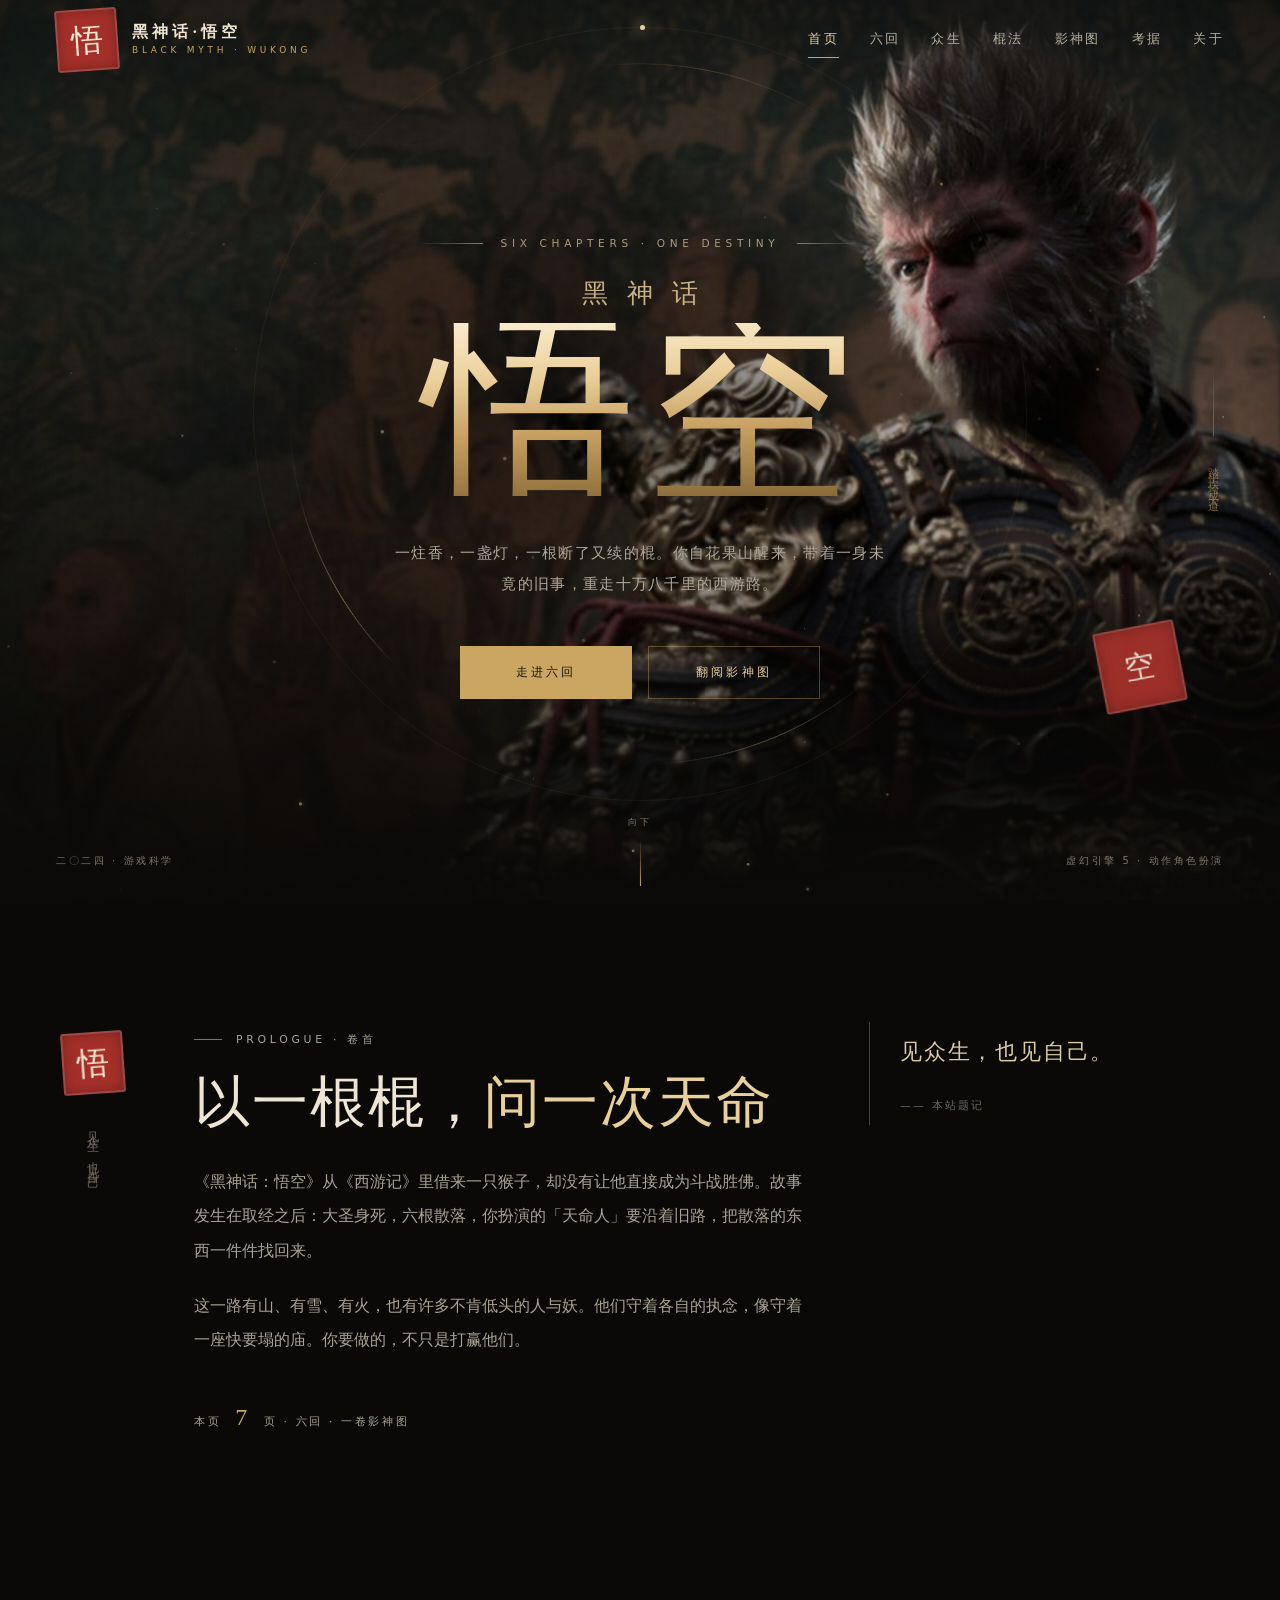
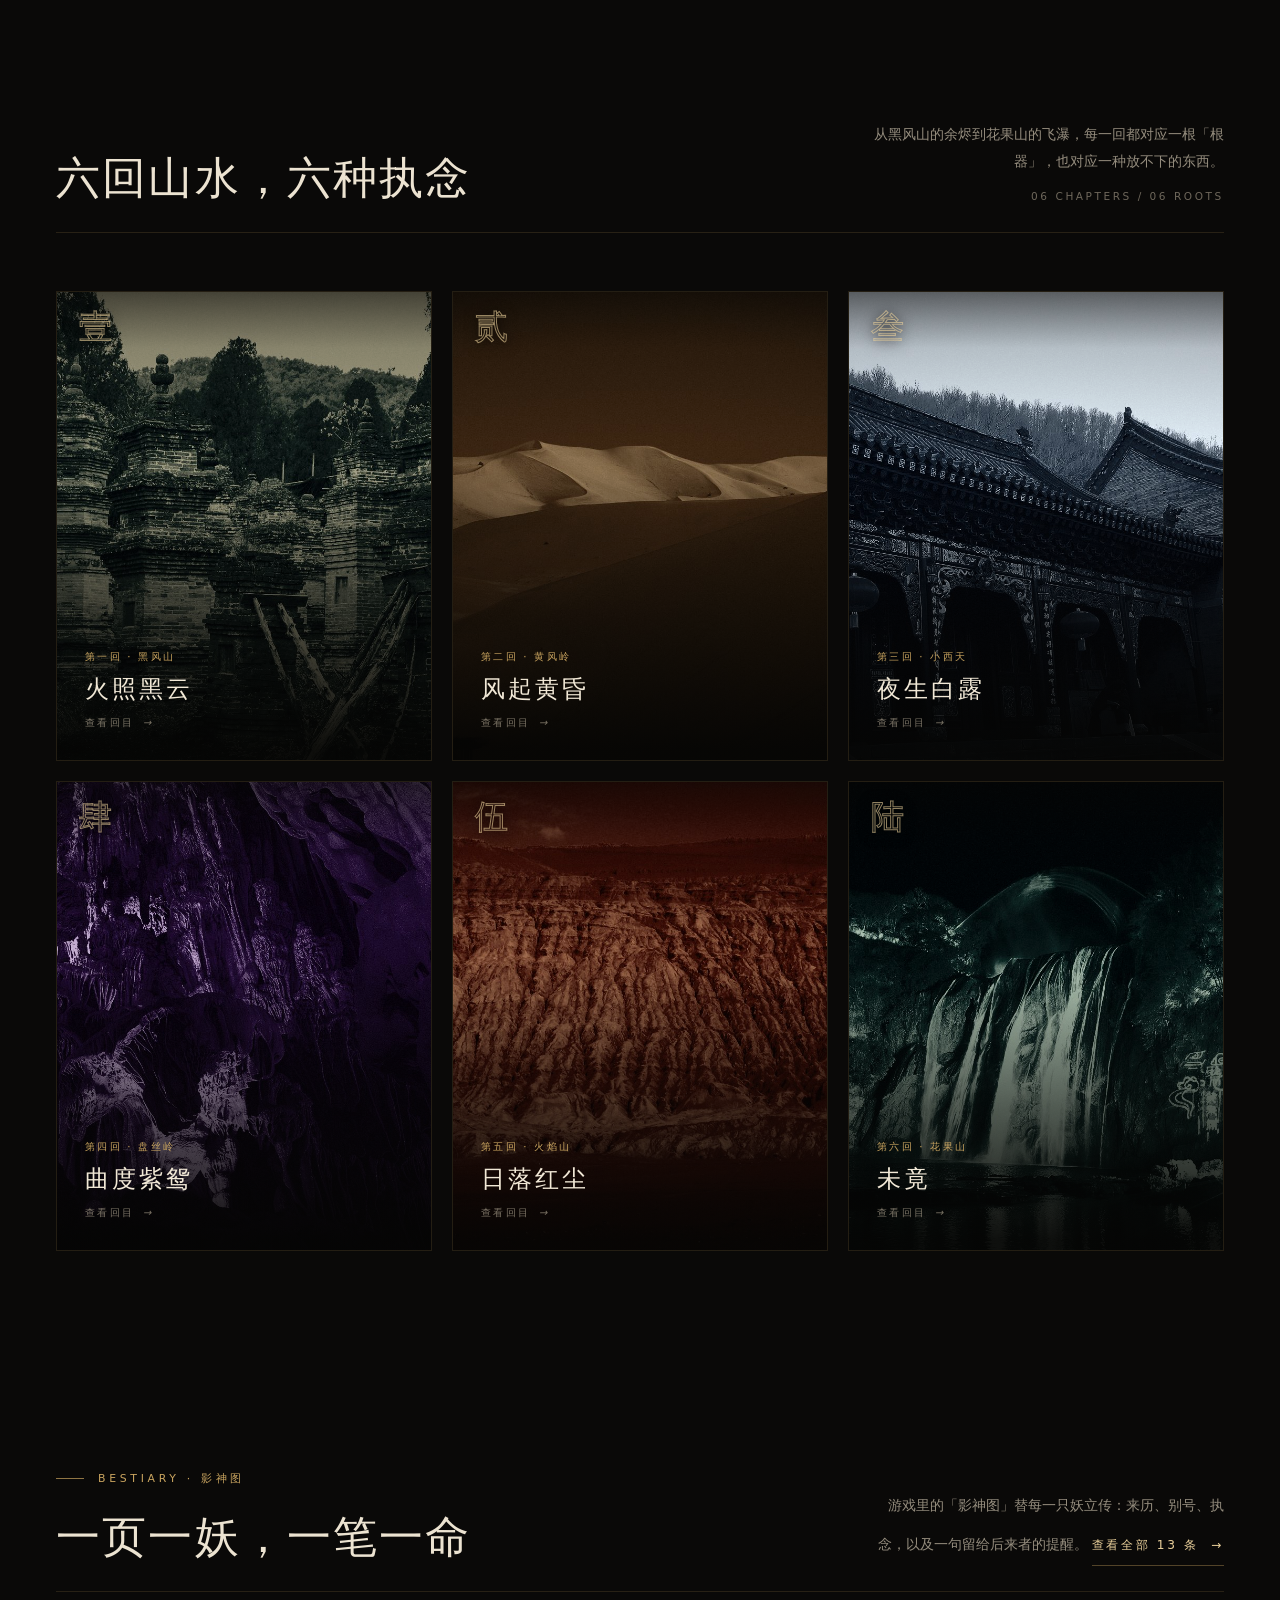
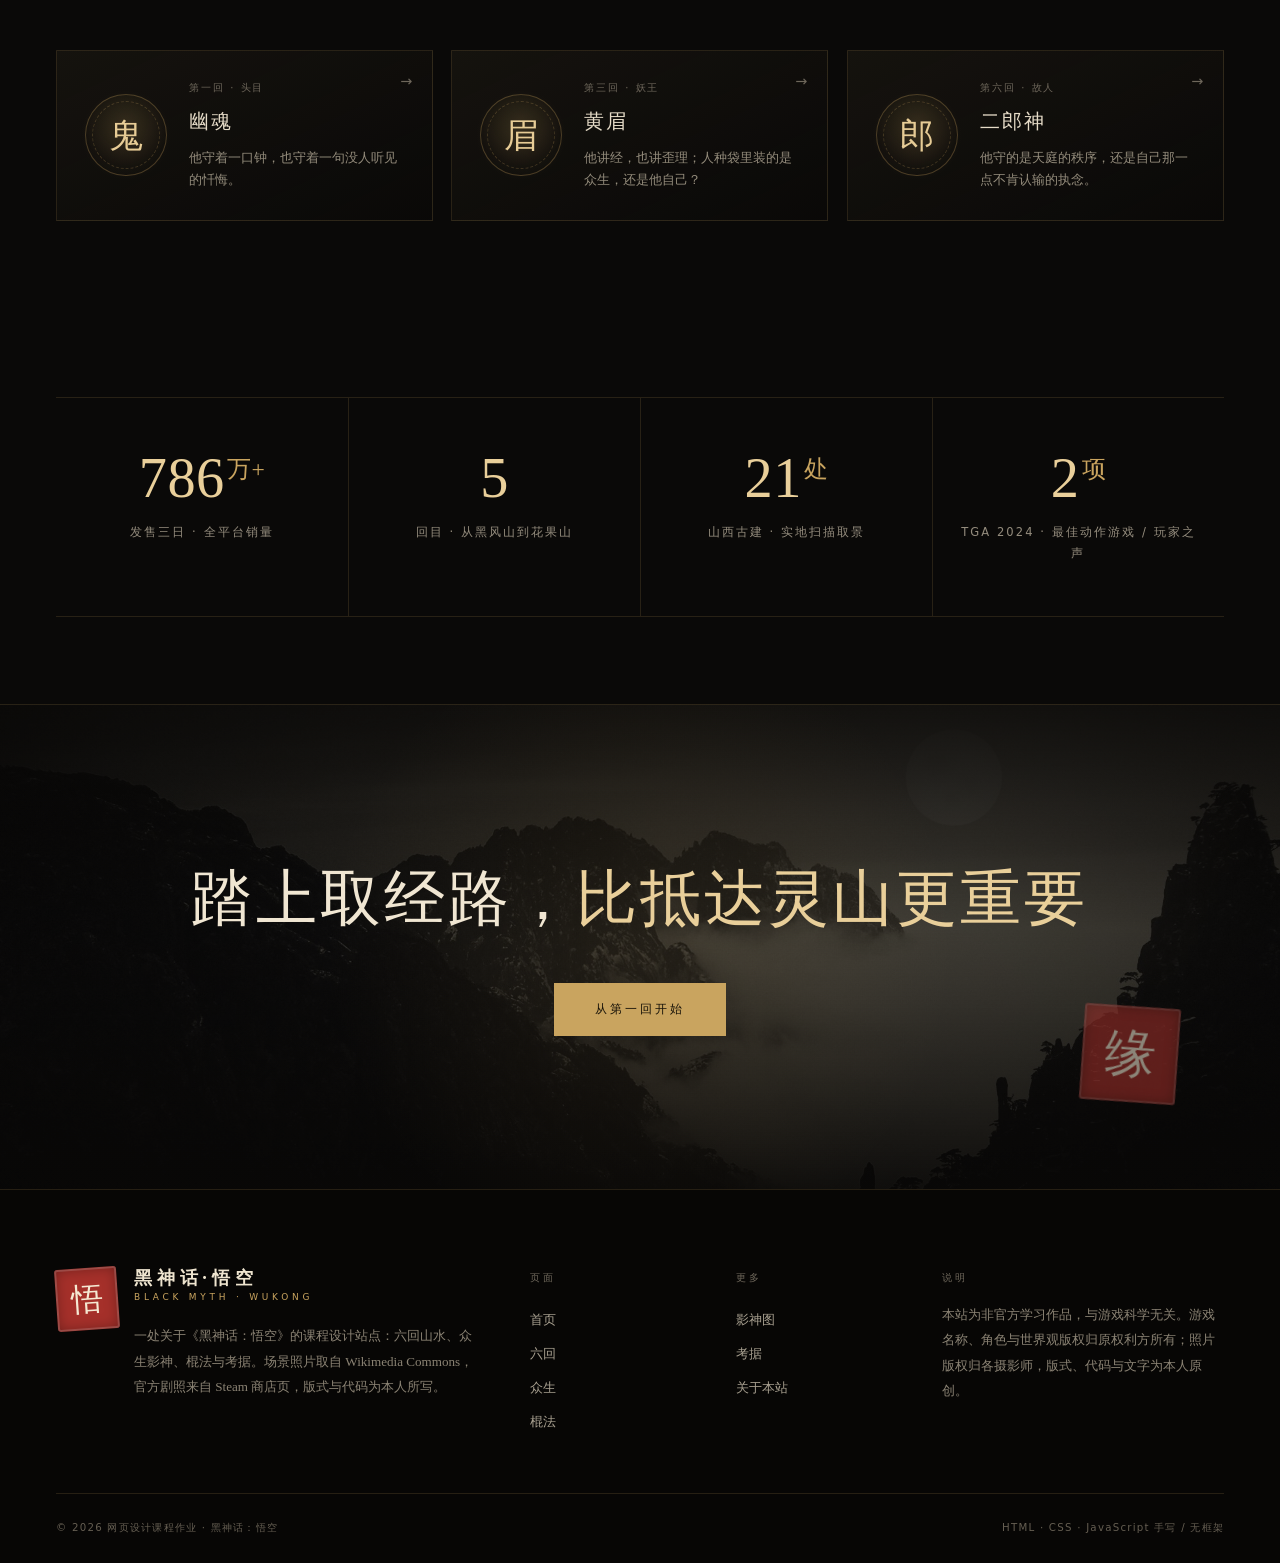
<file: index.html>
<!DOCTYPE html>
<html lang="zh-CN">
<head>
<meta charset="utf-8">
<meta name="viewport" content="width=device-width, initial-scale=1">
<title>黑神话：悟空 · 六回山水，一根断棍</title>
<meta name="description" content="《黑神话：悟空》主题课程设计站点：六回山水、众生影神、棍法拆解与西游文化考据。场景照片取自 Wikimedia Commons 开放授权作品。">
<meta name="theme-color" content="#0a0908">
<link rel="icon" href="assets/favicon.svg" type="image/svg+xml">
<link rel="stylesheet" href="css/style.css">
</head>
<body>
<a class="skip-link" href="#main">跳到主要内容</a>
<div class="grain" aria-hidden="true"></div>
<div class="progress" aria-hidden="true"><i id="progressBar"></i></div>

<header class="site-header" id="siteHeader">
  <a class="brand" href="index.html" aria-label="黑神话：悟空 · 返回首页">
    <span class="seal brand-seal" aria-hidden="true">悟</span>
    <span class="brand-text"><b>黑神话·悟空</b><i>Black Myth · Wukong</i></span>
  </a>
  <nav class="nav" id="siteNav" aria-label="主导航">
    <a href="index.html" aria-current="page">首页</a>
    <a href="world.html">六回</a>
    <a href="characters.html">众生</a>
    <a href="combat.html">棍法</a>
    <a href="bestiary.html">影神图</a>
    <a href="culture.html">考据</a>
    <a href="about.html">关于</a>
  </nav>
  <button class="nav-toggle" id="navToggle" type="button" aria-expanded="false" aria-controls="siteNav" aria-label="打开导航菜单"><i aria-hidden="true"></i></button>
</header>

<main id="main">

  <!-- ================= 首屏 ================= -->
  <section class="hero">
    <div class="hero-art" aria-hidden="true">
      <img class="hero-sky" src="assets/still-hero.jpg" width="2000" height="857" alt="">
      <div class="hero-veil"></div>
      <div class="hero-halo"></div>
      <div class="hero-ring"></div>
      <canvas id="embers"></canvas>
    </div>

    <div class="hero-inner">
      <p class="hero-eyebrow"><span></span>Six Chapters · One Destiny<span></span></p>
      <h1 class="hero-title">
        <span class="line line--small">黑神话</span>
        <span class="line line--big">悟空</span>
      </h1>
      <span class="hero-seal" aria-hidden="true"><span class="seal">空</span></span>
      <p class="hero-sub">一炷香，一盏灯，一根断了又续的棍。你自花果山醒来，带着一身未竟的旧事，重走十万八千里的西游路。</p>
      <div class="hero-actions">
        <a class="btn btn--gold" href="world.html">走进六回</a>
        <a class="btn btn--ghost" href="bestiary.html">翻阅影神图</a>
      </div>
    </div>

    <div class="hero-meta" aria-hidden="true">
      <span>二〇二四 · 游戏科学</span>
      <span>虚幻引擎 5 · 动作角色扮演</span>
    </div>
    <div class="hero-vertical" aria-hidden="true">踏平坎坷成大道</div>
    <div class="scroll-cue" aria-hidden="true"><span>向下</span><i></i></div>
  </section>

  <!-- ================= 卷首 ================= -->
  <section class="section intro" aria-labelledby="introTitle">
    <div class="wrap intro-grid">
      <div class="intro-side reveal">
        <span class="seal" aria-hidden="true">悟</span>
        <span class="vertical" aria-hidden="true">见众生，也见自己</span>
      </div>

      <div class="intro-body">
        <p class="kicker reveal">Prologue · 卷首</p>
        <h2 class="display reveal" id="introTitle" style="--d:80ms">以一根棍，<em>问一次天命</em></h2>
        <p class="reveal" style="--d:140ms">《黑神话：悟空》从《西游记》里借来一只猴子，却没有让他直接成为斗战胜佛。故事发生在取经之后：大圣身死，六根散落，你扮演的「天命人」要沿着旧路，把散落的东西一件件找回来。</p>
        <p class="reveal" style="--d:200ms">这一路有山、有雪、有火，也有许多不肯低头的人与妖。他们守着各自的执念，像守着一座快要塌的庙。你要做的，不只是打赢他们。</p>
        <p class="intro-index reveal" style="--d:260ms"><span>本页</span><b>7</b><span>页 · 六回 · 一卷影神图</span></p>
      </div>

      <blockquote class="intro-quote reveal" style="--d:180ms">
        见众生，也见自己。
        <cite>—— 本站题记</cite>
      </blockquote>
    </div>
  </section>

  <!-- ================= 六回 ================= -->
  <section class="section" aria-labelledby="chaptersTitle">
    <div class="wrap">
      <div class="section-head">
        <div class="section-head__main">
          <p class="kicker reveal">The Journey · 六回</p>
          <h2 class="reveal" id="chaptersTitle" style="--d:60ms">六回山水，六种执念</h2>
        </div>
        <div class="section-head__aside reveal" style="--d:120ms">
          从黑风山的余烬到花果山的飞瀑，每一回都对应一根「根器」，也对应一种放不下的东西。
          <span class="count">06 CHAPTERS / 06 ROOTS</span>
        </div>
      </div>

      <div class="chapter-grid">
        <a class="chapter-card reveal" href="world.html#ch1">
          <img src="assets/ch1.jpg" alt="黑风山：夜色中的观音禅院与山火余烬" width="800" height="600" loading="lazy">
          <span class="cc-index" aria-hidden="true">壹</span>
          <span class="cc-body">
            <span class="cc-kicker">第一回 · 黑风山</span>
            <span class="cc-title">火照黑云</span>
            <span class="cc-more">查看回目 <i aria-hidden="true">→</i></span>
          </span>
        </a>

        <a class="chapter-card reveal" href="world.html#ch2" style="--d:70ms">
          <img src="assets/ch2.jpg" alt="黄风岭：风沙中的落日与远山" width="800" height="600" loading="lazy">
          <span class="cc-index" aria-hidden="true">贰</span>
          <span class="cc-body">
            <span class="cc-kicker">第二回 · 黄风岭</span>
            <span class="cc-title">风起黄昏</span>
            <span class="cc-more">查看回目 <i aria-hidden="true">→</i></span>
          </span>
        </a>

        <a class="chapter-card reveal" href="world.html#ch3" style="--d:140ms">
          <img src="assets/ch3.jpg" alt="小西天：雪夜中的佛殿屋脊" width="800" height="600" loading="lazy">
          <span class="cc-index" aria-hidden="true">叁</span>
          <span class="cc-body">
            <span class="cc-kicker">第三回 · 小西天</span>
            <span class="cc-title">夜生白露</span>
            <span class="cc-more">查看回目 <i aria-hidden="true">→</i></span>
          </span>
        </a>

        <a class="chapter-card reveal" href="world.html#ch4">
          <img src="assets/ch4.jpg" alt="盘丝岭：紫雾、洞口与蛛网" width="800" height="600" loading="lazy">
          <span class="cc-index" aria-hidden="true">肆</span>
          <span class="cc-body">
            <span class="cc-kicker">第四回 · 盘丝岭</span>
            <span class="cc-title">曲度紫鸳</span>
            <span class="cc-more">查看回目 <i aria-hidden="true">→</i></span>
          </span>
        </a>

        <a class="chapter-card reveal" href="world.html#ch5" style="--d:70ms">
          <img src="assets/ch5.jpg" alt="火焰山：赤红山脊与升腾的火焰" width="800" height="600" loading="lazy">
          <span class="cc-index" aria-hidden="true">伍</span>
          <span class="cc-body">
            <span class="cc-kicker">第五回 · 火焰山</span>
            <span class="cc-title">日落红尘</span>
            <span class="cc-more">查看回目 <i aria-hidden="true">→</i></span>
          </span>
        </a>

        <a class="chapter-card reveal" href="world.html#ch6" style="--d:140ms">
          <img src="assets/ch6.jpg" alt="花果山：飞瀑、桃花与青翠崖壁" width="800" height="600" loading="lazy">
          <span class="cc-index" aria-hidden="true">陆</span>
          <span class="cc-body">
            <span class="cc-kicker">第六回 · 花果山</span>
            <span class="cc-title">未竟</span>
            <span class="cc-more">查看回目 <i aria-hidden="true">→</i></span>
          </span>
        </a>
      </div>
    </div>
  </section>

  <!-- ================= 影神图预览 ================= -->
  <section class="section section--tight" aria-labelledby="loreTitle">
    <div class="wrap">
      <div class="section-head">
        <div class="section-head__main">
          <p class="kicker reveal">Bestiary · 影神图</p>
          <h2 class="reveal" id="loreTitle" style="--d:60ms">一页一妖，一笔一命</h2>
        </div>
        <div class="section-head__aside reveal" style="--d:120ms">
          游戏里的「影神图」替每一只妖立传：来历、别号、执念，以及一句留给后来者的提醒。
          <a class="link-arrow" href="bestiary.html" style="margin-top:14px">查看全部 13 条 <i aria-hidden="true">→</i></a>
        </div>
      </div>

      <div class="lore-strip">
        <a class="lore-card reveal" href="bestiary.html#beastGrid">
          <span class="sigil" aria-hidden="true">鬼</span>
          <span class="lore-info">
            <span class="lore-chapter">第一回 · 头目</span>
            <span class="lore-name">幽魂</span>
            <span class="lore-line">他守着一口钟，也守着一句没人听见的忏悔。</span>
          </span>
        </a>
        <a class="lore-card reveal" href="bestiary.html#beastGrid" style="--d:80ms">
          <span class="sigil" aria-hidden="true">眉</span>
          <span class="lore-info">
            <span class="lore-chapter">第三回 · 妖王</span>
            <span class="lore-name">黄眉</span>
            <span class="lore-line">他讲经，也讲歪理；人种袋里装的是众生，还是他自己？</span>
          </span>
        </a>
        <a class="lore-card reveal" href="bestiary.html#beastGrid" style="--d:160ms">
          <span class="sigil" aria-hidden="true">郎</span>
          <span class="lore-info">
            <span class="lore-chapter">第六回 · 故人</span>
            <span class="lore-name">二郎神</span>
            <span class="lore-line">他守的是天庭的秩序，还是自己那一点不肯认输的执念。</span>
          </span>
        </a>
      </div>
    </div>
  </section>

  <!-- ================= 数据 ================= -->
  <section class="section section--tight" aria-label="游戏数据">
    <div class="wrap">
      <div class="stats reveal">
        <div class="stat"><b><span data-count="1000">1000</span><sup>万+</sup></b><span>发售三日 · 全平台销量</span></div>
        <div class="stat"><b><span data-count="6">6</span></b><span>回目 · 从黑风山到花果山</span></div>
        <div class="stat"><b><span data-count="27">27</span><sup>处</sup></b><span>山西古建 · 实地扫描取景</span></div>
        <div class="stat"><b><span data-count="2">2</span><sup>项</sup></b><span>TGA 2024 · 最佳动作游戏 / 玩家之声</span></div>
      </div>
    </div>
  </section>

  <!-- ================= 收束 ================= -->
  <section class="cta cta--art" aria-labelledby="ctaTitle">
    <div class="wrap">
      <h2 class="reveal" id="ctaTitle">踏上取经路，<em>比抵达灵山更重要</em></h2>
      <a class="btn btn--gold reveal" href="world.html" style="--d:100ms">从第一回开始</a>
    </div>
    <span class="cta-seal" aria-hidden="true"><span class="seal seal--lg">缘</span></span>
  </section>

</main>

<footer class="site-footer">
  <div class="wrap">
    <div class="footer-grid">
      <div class="footer-col footer-brand">
        <span class="seal" aria-hidden="true">悟</span>
        <div>
          <span class="brand-text"><b>黑神话·悟空</b><i>Black Myth · Wukong</i></span>
          <p class="footer-desc">一处关于《黑神话：悟空》的课程设计站点：六回山水、众生影神、棍法与考据。场景照片取自 Wikimedia Commons，官方剧照来自 Steam 商店页，版式与代码为本人所写。</p>
        </div>
      </div>
      <div class="footer-col">
        <h4>页面</h4>
        <a href="index.html">首页</a>
        <a href="world.html">六回</a>
        <a href="characters.html">众生</a>
        <a href="combat.html">棍法</a>
      </div>
      <div class="footer-col">
        <h4>更多</h4>
        <a href="bestiary.html">影神图</a>
        <a href="culture.html">考据</a>
        <a href="about.html">关于本站</a>
      </div>
      <div class="footer-col">
        <h4>说明</h4>
        <p class="footer-note">本站为非官方学习作品，与游戏科学无关。游戏名称、角色与世界观版权归原权利方所有；照片版权归各摄影师，版式、代码与文字为本人原创。</p>
      </div>
    </div>
    <div class="footer-bottom">
      <span>© <span data-year>2026</span> 网页设计课程作业 · 黑神话：悟空</span>
      <span>HTML · CSS · JavaScript 手写 / 无框架</span>
    </div>
  </div>
</footer>

<script src="js/main.js" defer></script>
</body>
</html>
</file>
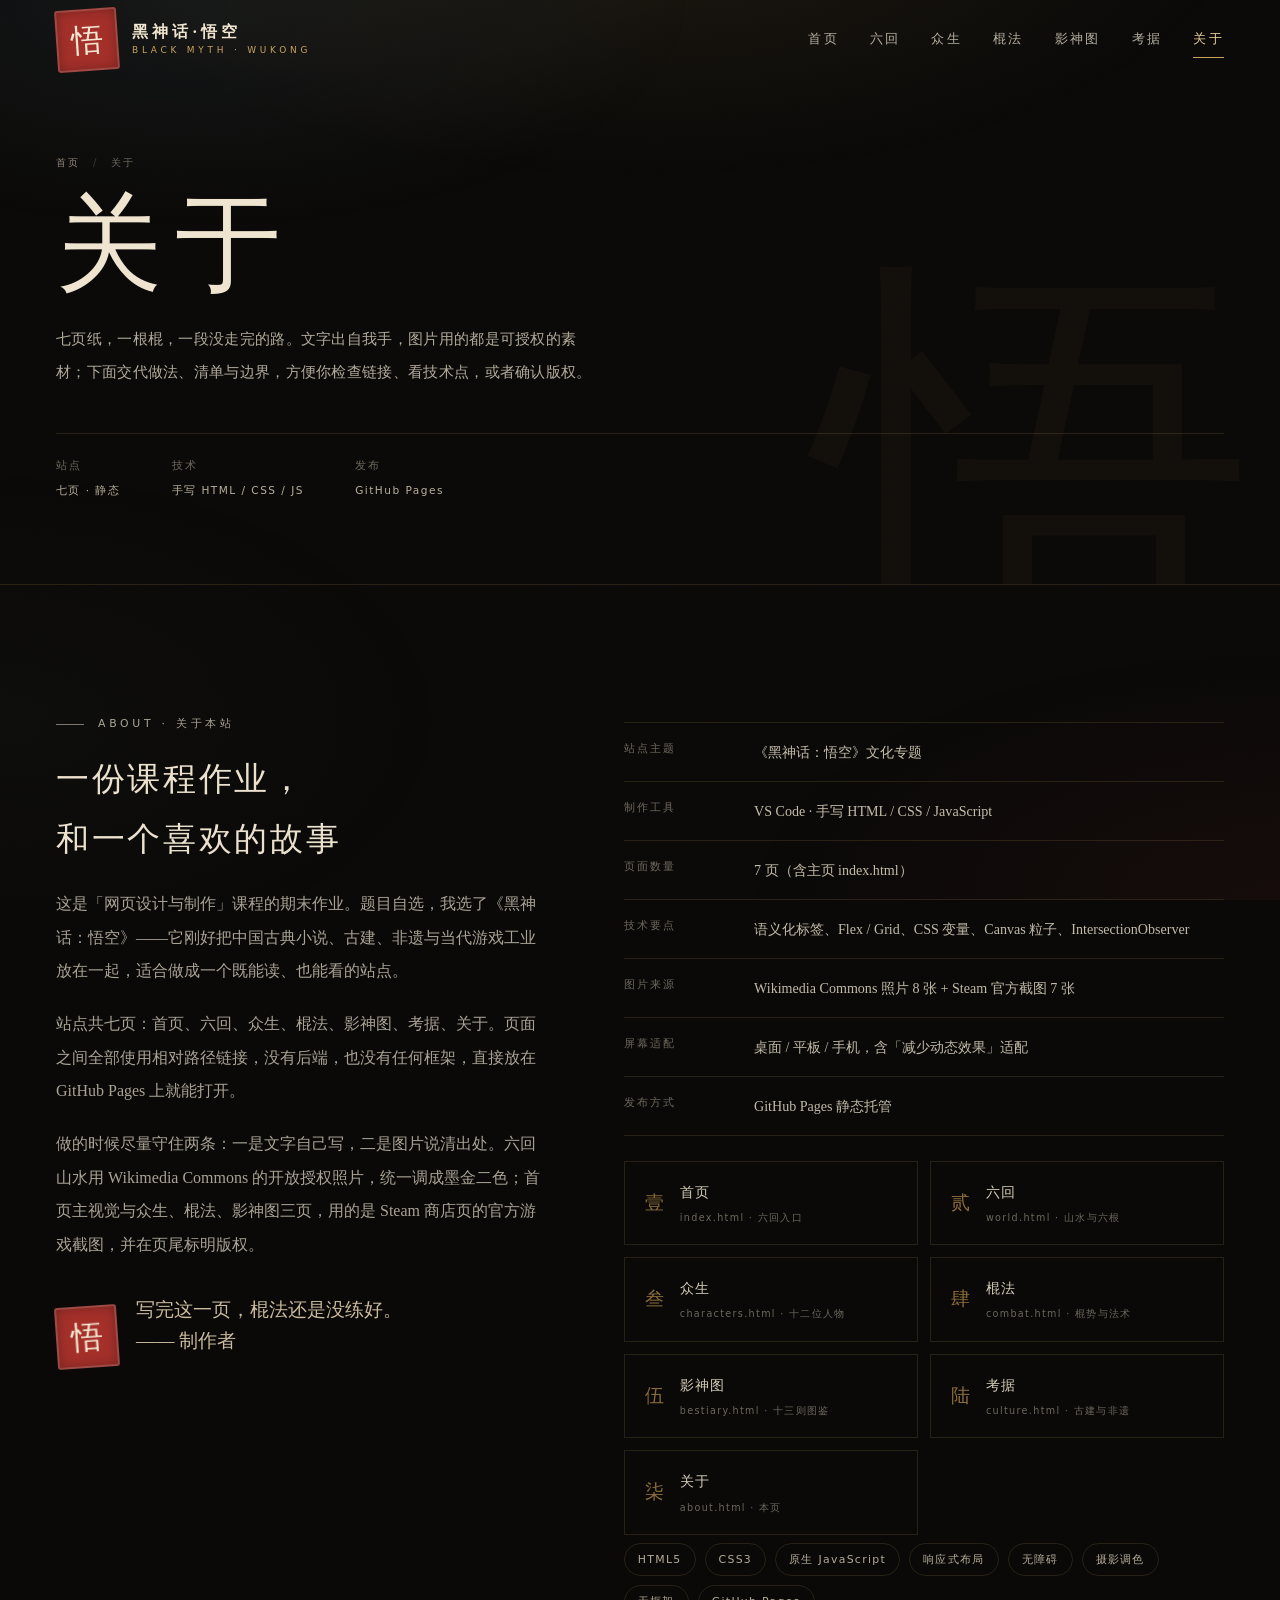
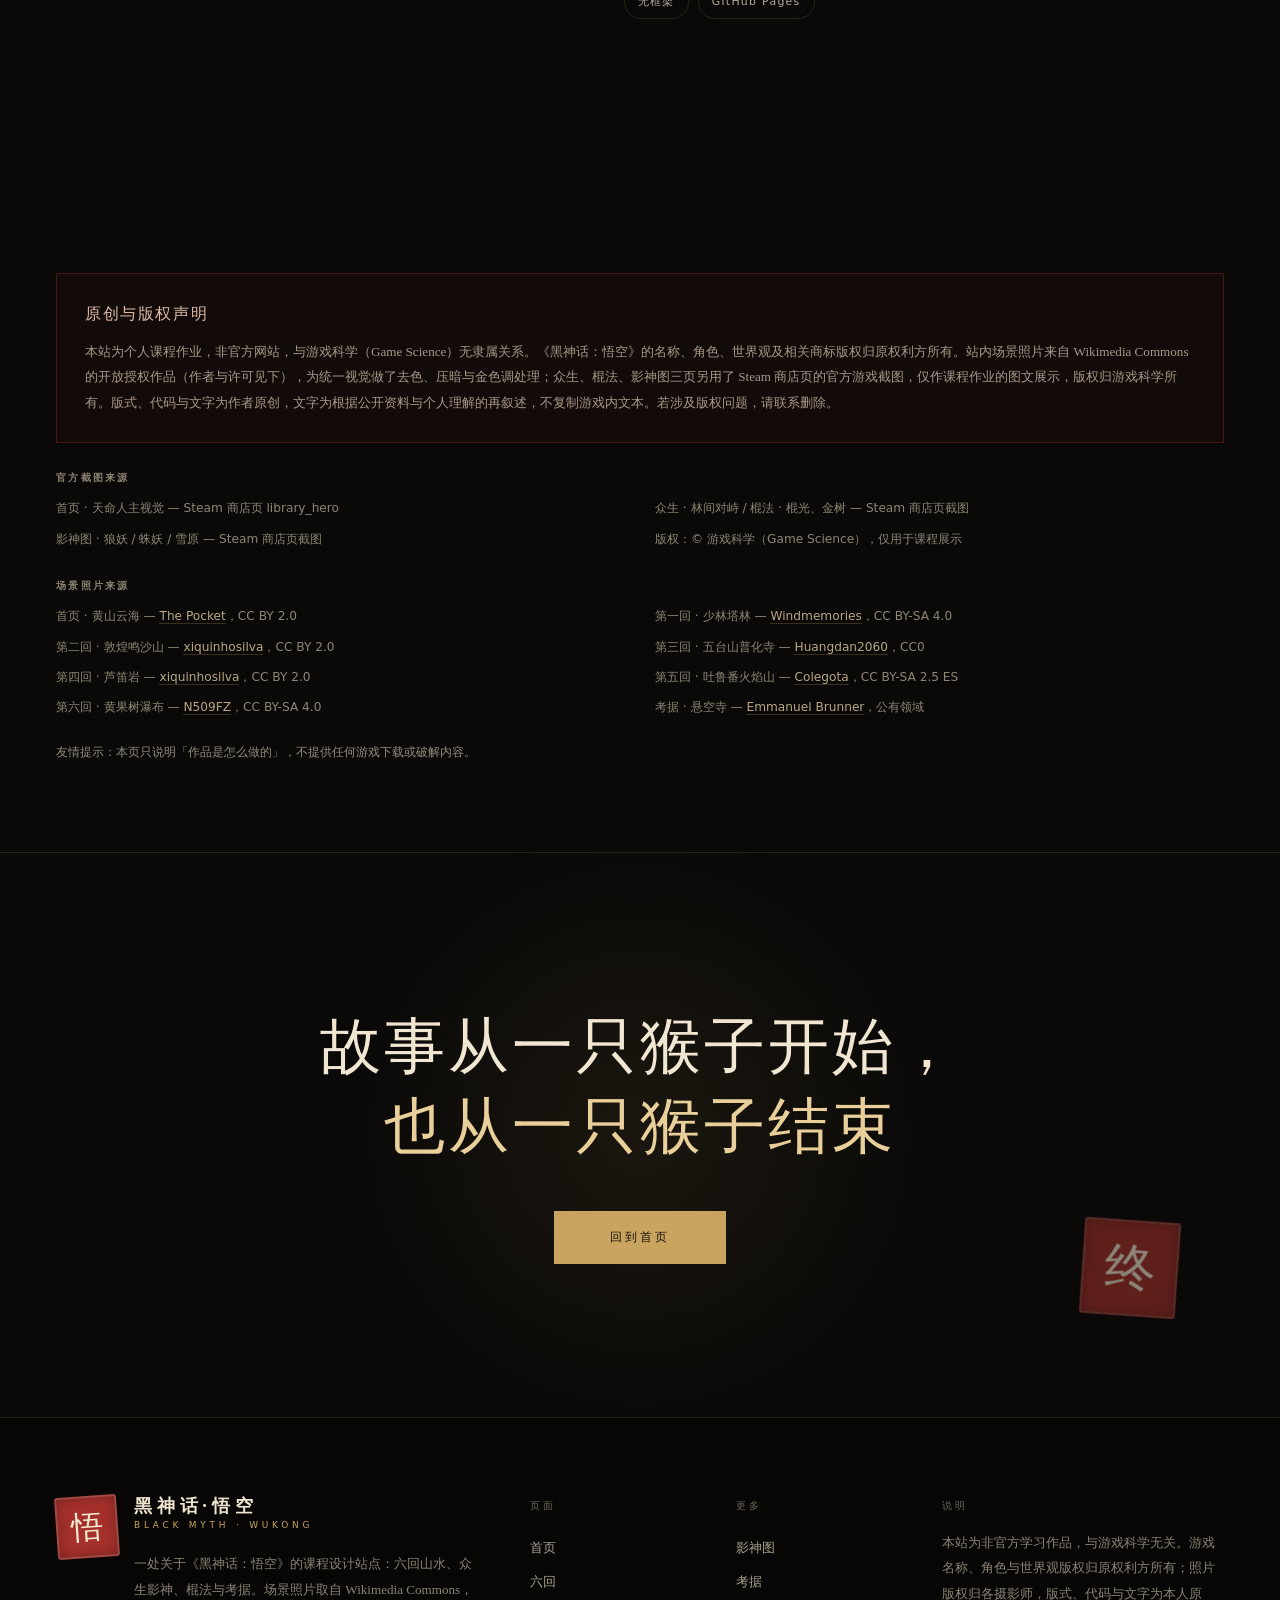
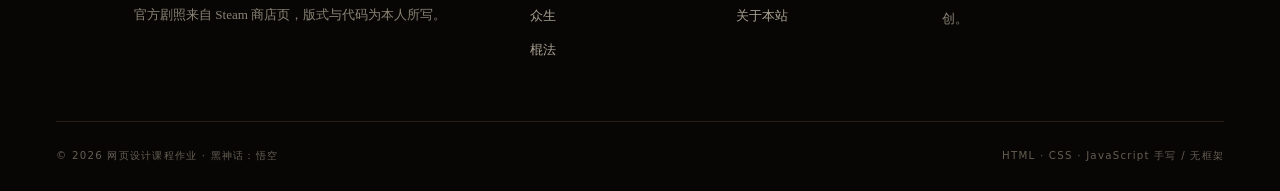
<file: about.html>
<!DOCTYPE html>
<html lang="zh-CN">
<head>
<meta charset="utf-8">
<meta name="viewport" content="width=device-width, initial-scale=1">
<title>关于 · 黑神话：悟空</title>
<meta name="description" content="关于本站：一份《黑神话：悟空》主题的网页设计课程作业，七页结构、技术说明与原创声明。">
<meta name="theme-color" content="#0a0908">
<link rel="icon" href="assets/favicon.svg" type="image/svg+xml">
<link rel="stylesheet" href="css/style.css">
</head>
<body>
<a class="skip-link" href="#main">跳到主要内容</a>
<div class="grain" aria-hidden="true"></div>
<div class="progress" aria-hidden="true"><i id="progressBar"></i></div>

<header class="site-header" id="siteHeader">
  <a class="brand" href="index.html" aria-label="黑神话：悟空 · 返回首页">
    <span class="seal brand-seal" aria-hidden="true">悟</span>
    <span class="brand-text"><b>黑神话·悟空</b><i>Black Myth · Wukong</i></span>
  </a>
  <nav class="nav" id="siteNav" aria-label="主导航">
    <a href="index.html">首页</a>
    <a href="world.html">六回</a>
    <a href="characters.html">众生</a>
    <a href="combat.html">棍法</a>
    <a href="bestiary.html">影神图</a>
    <a href="culture.html">考据</a>
    <a href="about.html" aria-current="page">关于</a>
  </nav>
  <button class="nav-toggle" id="navToggle" type="button" aria-expanded="false" aria-controls="siteNav" aria-label="打开导航菜单"><i aria-hidden="true"></i></button>
</header>

<main id="main">

  <section class="page-hero page-hero--about" data-mark="悟">
    <div class="wrap">
      <nav class="breadcrumb" aria-label="面包屑"><a href="index.html">首页</a><i aria-hidden="true">/</i><span>关于</span></nav>
      <h1>关于</h1>
      <p class="lead">七页纸，一根棍，一段没走完的路。文字出自我手，图片用的都是可授权的素材；下面交代做法、清单与边界，方便你检查链接、看技术点，或者确认版权。</p>
      <div class="page-hero__meta">
        <span>站点<b>七页 · 静态</b></span>
        <span>技术<b>手写 HTML / CSS / JS</b></span>
        <span>发布<b>GitHub Pages</b></span>
      </div>
    </div>
  </section>

  <section class="section" aria-labelledby="aboutTitle">
    <div class="wrap about-grid">

      <div class="about-copy">
        <p class="kicker reveal">About · 关于本站</p>
        <h2 class="reveal" id="aboutTitle" style="--d:60ms">一份课程作业，<br>和一个喜欢的故事</h2>
        <p class="reveal" style="--d:120ms">这是「网页设计与制作」课程的期末作业。题目自选，我选了《黑神话：悟空》——它刚好把中国古典小说、古建、非遗与当代游戏工业放在一起，适合做成一个既能读、也能看的站点。</p>
        <p class="reveal" style="--d:160ms">站点共七页：首页、六回、众生、棍法、影神图、考据、关于。页面之间全部使用相对路径链接，没有后端，也没有任何框架，直接放在 GitHub Pages 上就能打开。</p>
        <p class="reveal" style="--d:200ms">做的时候尽量守住两条：一是文字自己写，二是图片说清出处。六回山水用 Wikimedia Commons 的开放授权照片，统一调成墨金二色；首页主视觉与众生、棍法、影神图三页，用的是 Steam 商店页的官方游戏截图，并在页尾标明版权。</p>

        <div class="signature reveal">
          <span class="seal" aria-hidden="true">悟</span>
          <p>写完这一页，棍法还是没练好。<br>—— 制作者</p>
        </div>
      </div>

      <div>
        <dl class="info-list reveal">
          <div class="info-row"><dt>站点主题</dt><dd>《黑神话：悟空》文化专题</dd></div>
          <div class="info-row"><dt>制作工具</dt><dd>VS Code · 手写 HTML / CSS / JavaScript</dd></div>
          <div class="info-row"><dt>页面数量</dt><dd>7 页（含主页 index.html）</dd></div>
          <div class="info-row"><dt>技术要点</dt><dd>语义化标签、Flex / Grid、CSS 变量、Canvas 粒子、IntersectionObserver</dd></div>
          <div class="info-row"><dt>图片来源</dt><dd>Wikimedia Commons 照片 8 张 + Steam 官方截图 7 张</dd></div>
          <div class="info-row"><dt>屏幕适配</dt><dd>桌面 / 平板 / 手机，含「减少动态效果」适配</dd></div>
          <div class="info-row"><dt>发布方式</dt><dd>GitHub Pages 静态托管</dd></div>
        </dl>

        <div class="page-list">
          <a class="page-item" href="index.html"><b aria-hidden="true">壹</b><span>首页<i>index.html · 六回入口</i></span></a>
          <a class="page-item" href="world.html"><b aria-hidden="true">贰</b><span>六回<i>world.html · 山水与六根</i></span></a>
          <a class="page-item" href="characters.html"><b aria-hidden="true">叁</b><span>众生<i>characters.html · 十二位人物</i></span></a>
          <a class="page-item" href="combat.html"><b aria-hidden="true">肆</b><span>棍法<i>combat.html · 棍势与法术</i></span></a>
          <a class="page-item" href="bestiary.html"><b aria-hidden="true">伍</b><span>影神图<i>bestiary.html · 十三则图鉴</i></span></a>
          <a class="page-item" href="culture.html"><b aria-hidden="true">陆</b><span>考据<i>culture.html · 古建与非遗</i></span></a>
          <a class="page-item" href="about.html"><b aria-hidden="true">柒</b><span>关于<i>about.html · 本页</i></span></a>
        </div>

        <div class="badge-list" aria-label="技术标签">
          <span class="badge">HTML5</span>
          <span class="badge">CSS3</span>
          <span class="badge">原生 JavaScript</span>
          <span class="badge">响应式布局</span>
          <span class="badge">无障碍</span>
          <span class="badge">摄影调色</span>
          <span class="badge">无框架</span>
          <span class="badge">GitHub Pages</span>
        </div>
      </div>

    </div>
  </section>

  <section class="section section--tight" aria-label="原创与版权声明">
    <div class="wrap">
      <div class="notice reveal">
        <h3>原创与版权声明</h3>
        <p>本站为个人课程作业，非官方网站，与游戏科学（Game Science）无隶属关系。《黑神话：悟空》的名称、角色、世界观及相关商标版权归原权利方所有。站内场景照片来自 Wikimedia Commons 的开放授权作品（作者与许可见下），为统一视觉做了去色、压暗与金色调处理；众生、棍法、影神图三页另用了 Steam 商店页的官方游戏截图，仅作课程作业的图文展示，版权归游戏科学所有。版式、代码与文字为作者原创，文字为根据公开资料与个人理解的再叙述，不复制游戏内文本。若涉及版权问题，请联系删除。</p>
      </div>

      <div class="credits reveal">
        <h4>官方截图来源</h4>
        <ul>
          <li>首页 · 天命人主视觉 — Steam 商店页 library_hero</li>
          <li>众生 · 林间对峙 / 棍法 · 棍光、金树 — Steam 商店页截图</li>
          <li>影神图 · 狼妖 / 蛛妖 / 雪原 — Steam 商店页截图</li>
          <li>版权：© 游戏科学（Game Science），仅用于课程展示</li>
        </ul>
      </div>

      <div class="credits reveal">
        <h4>场景照片来源</h4>
        <ul>
          <li>首页 · 黄山云海 — <a href="https://commons.wikimedia.org/wiki/File:Cloud_sea_-_huangshan.jpg">The Pocket</a>，CC BY 2.0</li>
          <li>第一回 · 少林塔林 — <a href="https://commons.wikimedia.org/wiki/File:20241103_Pagoda_Forest_of_Shaolin_Temple_01.jpg">Windmemories</a>，CC BY-SA 4.0</li>
          <li>第二回 · 敦煌鸣沙山 — <a href="https://commons.wikimedia.org/wiki/File:Dunhuang_(54531617402).jpg">xiquinhosilva</a>，CC BY 2.0</li>
          <li>第三回 · 五台山普化寺 — <a href="https://commons.wikimedia.org/wiki/File:Puhua_Temple_in_Mount_Wutai,_picture1.jpg">Huangdan2060</a>，CC0</li>
          <li>第四回 · 芦笛岩 — <a href="https://commons.wikimedia.org/wiki/File:Reed_Flute_Cave_89027-Guilin_(44934938882).jpg">xiquinhosilva</a>，CC BY 2.0</li>
          <li>第五回 · 吐鲁番火焰山 — <a href="https://commons.wikimedia.org/wiki/File:Turpan-flaming-mountains-d02.jpg">Colegota</a>，CC BY-SA 2.5 ES</li>
          <li>第六回 · 黄果树瀑布 — <a href="https://commons.wikimedia.org/wiki/File:Huangguoshu_Waterfall_during_night_tour_(20230403210211).jpg">N509FZ</a>，CC BY-SA 4.0</li>
          <li>考据 · 悬空寺 — <a href="https://commons.wikimedia.org/wiki/File:Xuankongsi.jpg">Emmanuel Brunner</a>，公有领域</li>
        </ul>
      </div>
      <p class="muted reveal" style="margin-top:22px;font-size:.78rem;line-height:1.9">友情提示：本页只说明「作品是怎么做的」，不提供任何游戏下载或破解内容。</p>
    </div>
  </section>

  <section class="cta" aria-labelledby="ctaTitle">
    <div class="wrap">
      <h2 class="reveal" id="ctaTitle">故事从一只猴子开始，<br><em>也从一只猴子结束</em></h2>
      <a class="btn btn--gold reveal" href="index.html" style="--d:100ms">回到首页</a>
    </div>
    <span class="cta-seal" aria-hidden="true"><span class="seal seal--lg">终</span></span>
  </section>

</main>

<footer class="site-footer">
  <div class="wrap">
    <div class="footer-grid">
      <div class="footer-col footer-brand">
        <span class="seal" aria-hidden="true">悟</span>
        <div>
          <span class="brand-text"><b>黑神话·悟空</b><i>Black Myth · Wukong</i></span>
          <p class="footer-desc">一处关于《黑神话：悟空》的课程设计站点：六回山水、众生影神、棍法与考据。场景照片取自 Wikimedia Commons，官方剧照来自 Steam 商店页，版式与代码为本人所写。</p>
        </div>
      </div>
      <div class="footer-col">
        <h4>页面</h4>
        <a href="index.html">首页</a>
        <a href="world.html">六回</a>
        <a href="characters.html">众生</a>
        <a href="combat.html">棍法</a>
      </div>
      <div class="footer-col">
        <h4>更多</h4>
        <a href="bestiary.html">影神图</a>
        <a href="culture.html">考据</a>
        <a href="about.html">关于本站</a>
      </div>
      <div class="footer-col">
        <h4>说明</h4>
        <p class="footer-note">本站为非官方学习作品，与游戏科学无关。游戏名称、角色与世界观版权归原权利方所有；照片版权归各摄影师，版式、代码与文字为本人原创。</p>
      </div>
    </div>
    <div class="footer-bottom">
      <span>© <span data-year>2026</span> 网页设计课程作业 · 黑神话：悟空</span>
      <span>HTML · CSS · JavaScript 手写 / 无框架</span>
    </div>
  </div>
</footer>

<script src="js/main.js" defer></script>
</body>
</html>
</file>
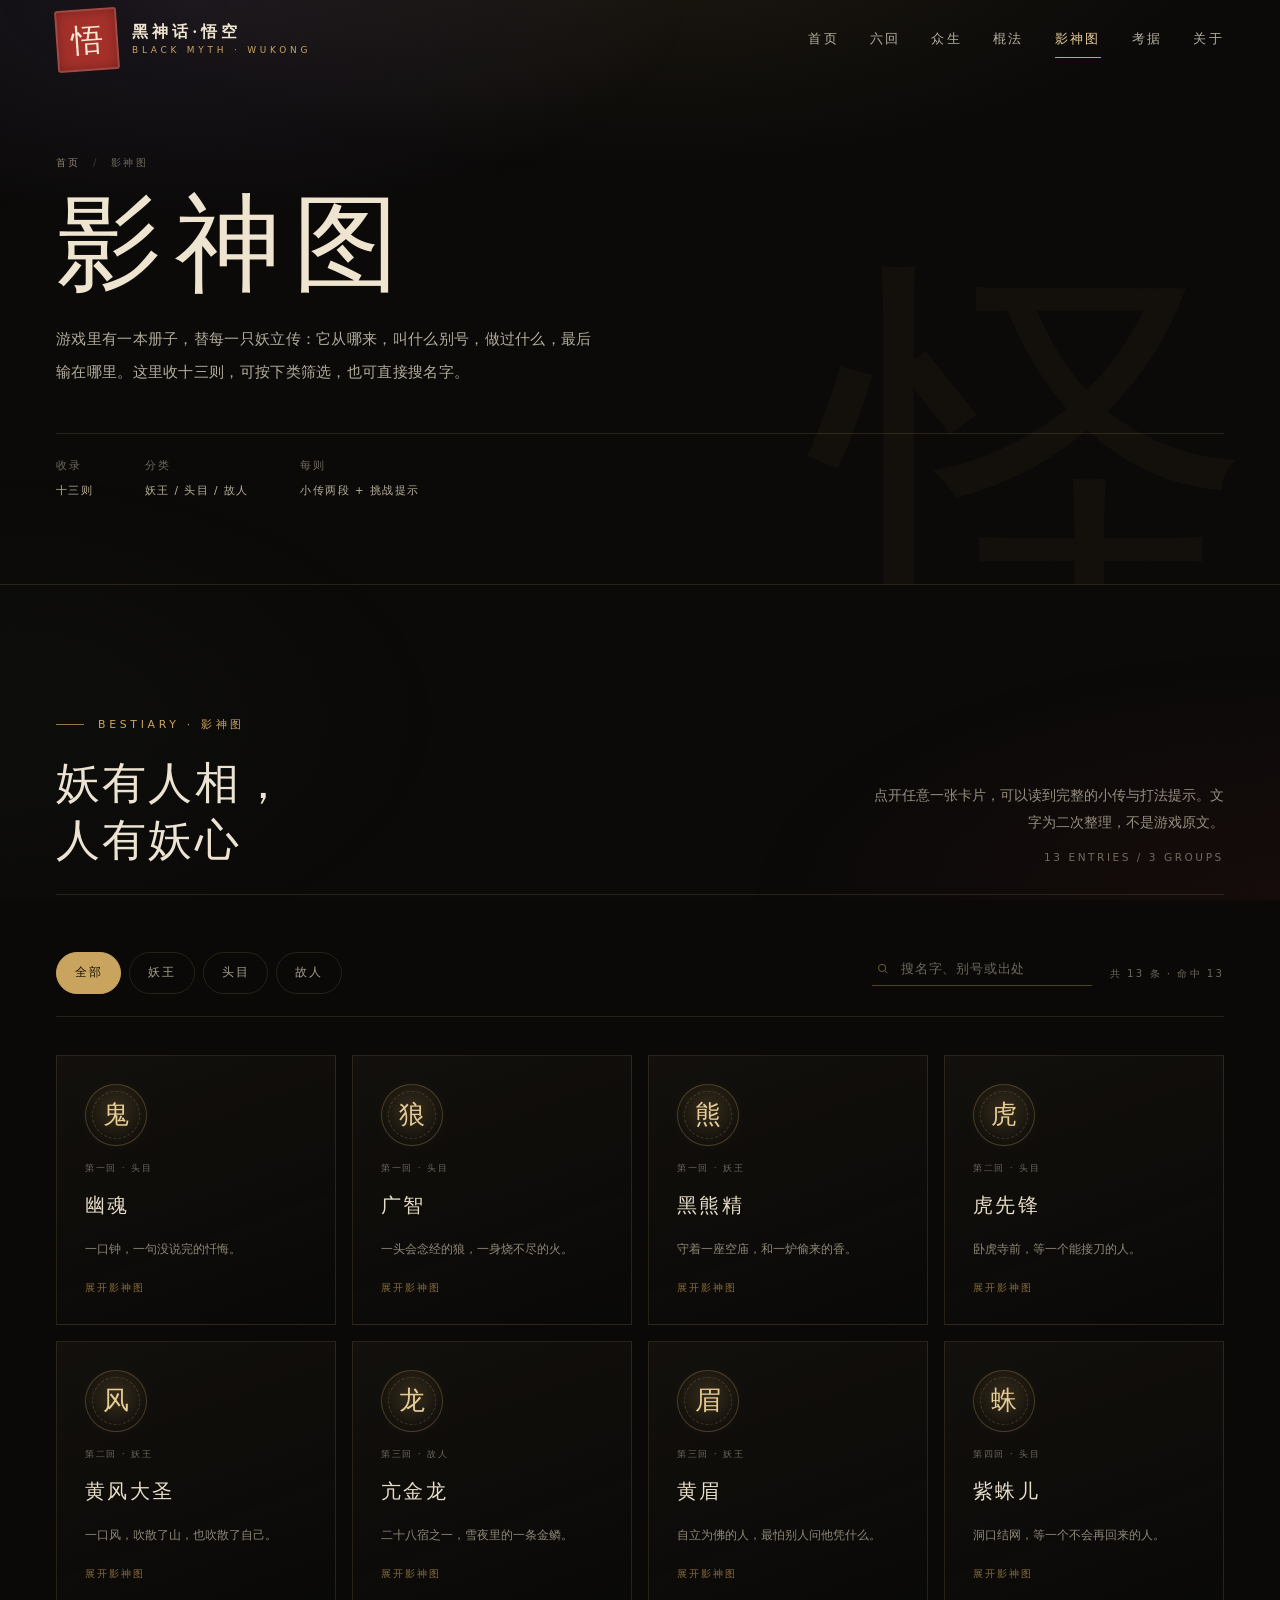
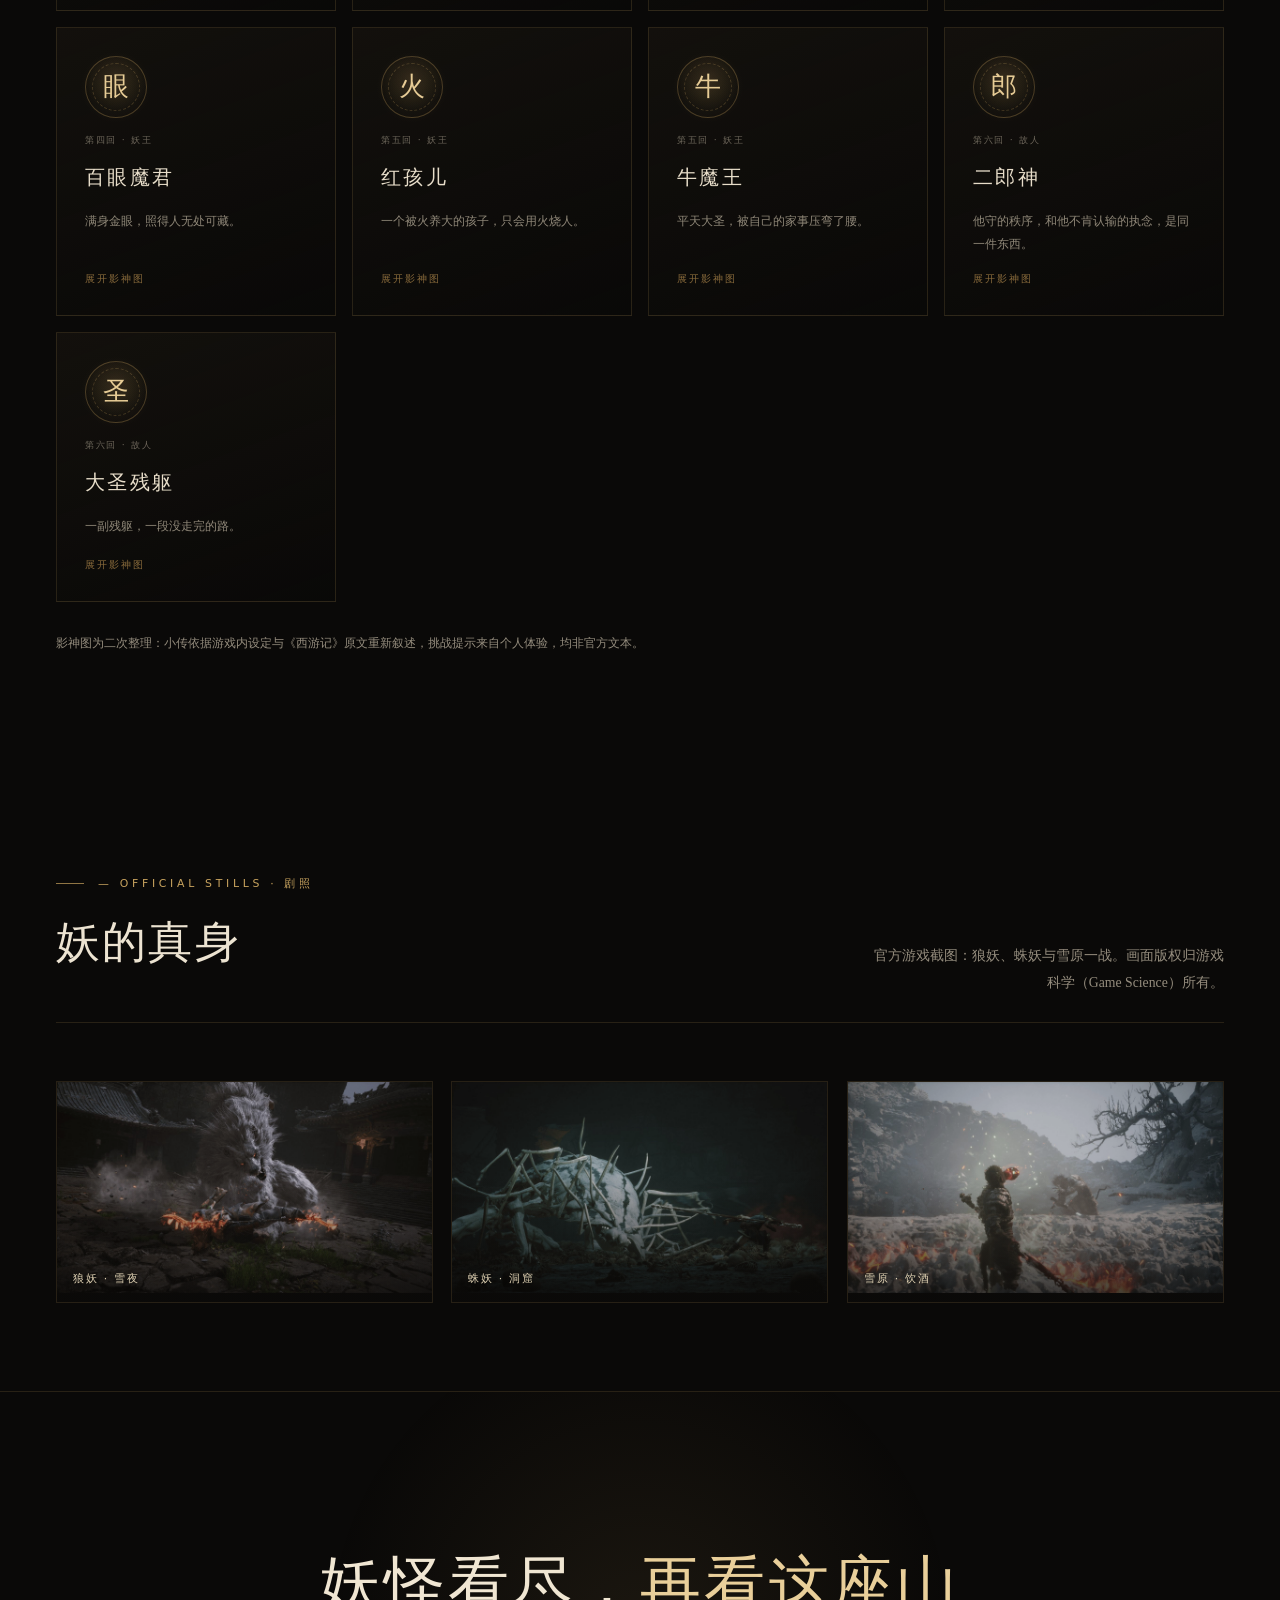
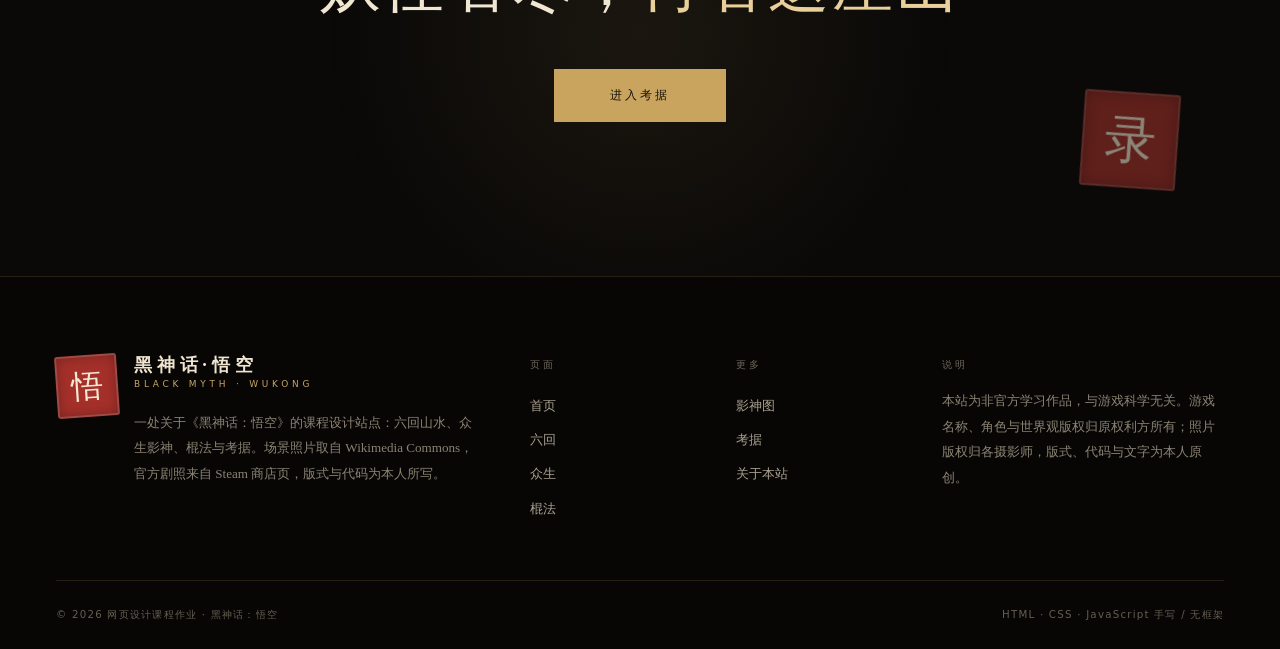
<file: bestiary.html>
<!DOCTYPE html>
<html lang="zh-CN">
<head>
<meta charset="utf-8">
<meta name="viewport" content="width=device-width, initial-scale=1">
<title>影神图 · 黑神话：悟空</title>
<meta name="description" content="十三则妖与人的影神图：出处、别号、小传与挑战提示，可筛选、可搜索。">
<meta name="theme-color" content="#0a0908">
<link rel="icon" href="assets/favicon.svg" type="image/svg+xml">
<link rel="stylesheet" href="css/style.css">
</head>
<body>
<a class="skip-link" href="#main">跳到主要内容</a>
<div class="grain" aria-hidden="true"></div>
<div class="progress" aria-hidden="true"><i id="progressBar"></i></div>

<header class="site-header" id="siteHeader">
  <a class="brand" href="index.html" aria-label="黑神话：悟空 · 返回首页">
    <span class="seal brand-seal" aria-hidden="true">悟</span>
    <span class="brand-text"><b>黑神话·悟空</b><i>Black Myth · Wukong</i></span>
  </a>
  <nav class="nav" id="siteNav" aria-label="主导航">
    <a href="index.html">首页</a>
    <a href="world.html">六回</a>
    <a href="characters.html">众生</a>
    <a href="combat.html">棍法</a>
    <a href="bestiary.html" aria-current="page">影神图</a>
    <a href="culture.html">考据</a>
    <a href="about.html">关于</a>
  </nav>
  <button class="nav-toggle" id="navToggle" type="button" aria-expanded="false" aria-controls="siteNav" aria-label="打开导航菜单"><i aria-hidden="true"></i></button>
</header>

<main id="main">

  <section class="page-hero page-hero--beast" data-mark="怪">
    <div class="wrap">
      <nav class="breadcrumb" aria-label="面包屑"><a href="index.html">首页</a><i aria-hidden="true">/</i><span>影神图</span></nav>
      <h1>影神图</h1>
      <p class="lead">游戏里有一本册子，替每一只妖立传：它从哪来，叫什么别号，做过什么，最后输在哪里。这里收十三则，可按下类筛选，也可直接搜名字。</p>
      <div class="page-hero__meta">
        <span>收录<b>十三则</b></span>
        <span>分类<b>妖王 / 头目 / 故人</b></span>
        <span>每则<b>小传两段 + 挑战提示</b></span>
      </div>
    </div>
  </section>

  <section class="section" aria-labelledby="beastTitle">
    <div class="wrap">
      <div class="section-head">
        <div class="section-head__main">
          <p class="kicker reveal">Bestiary · 影神图</p>
          <h2 class="reveal" id="beastTitle" style="--d:60ms">妖有人相，<br>人有妖心</h2>
        </div>
        <div class="section-head__aside reveal" style="--d:120ms">
          点开任意一张卡片，可以读到完整的小传与打法提示。文字为二次整理，不是游戏原文。
          <span class="count">13 ENTRIES / 3 GROUPS</span>
        </div>
      </div>

      <div class="beast-toolbar reveal">
        <div class="beast-filters" id="beastFilters" role="group" aria-label="按类别筛选">
          <button class="chip is-active" type="button" data-beast-filter="all" aria-pressed="true">全部</button>
          <button class="chip" type="button" data-beast-filter="妖王" aria-pressed="false">妖王</button>
          <button class="chip" type="button" data-beast-filter="头目" aria-pressed="false">头目</button>
          <button class="chip" type="button" data-beast-filter="故人" aria-pressed="false">故人</button>
        </div>
        <label class="search" for="beastSearch">
          <svg viewBox="0 0 24 24" aria-hidden="true"><circle cx="11" cy="11" r="6.5"></circle><path d="M16 16l4.5 4.5"></path></svg>
          <input id="beastSearch" type="search" placeholder="搜名字、别号或出处" autocomplete="off">
        </label>
        <span class="beast-count" id="beastCount">共 13 条 · 命中 13</span>
      </div>

      <div class="beast-grid" id="beastGrid">

        <button class="beast reveal" type="button"
          data-cat="头目" data-name="幽魂" data-alias="撞钟的旧僧" data-chapter="第一回" data-glyph="鬼" data-no="01"
          data-p1="他原是黑风山的一名僧，撞钟、扫地、添香，日子过得像钟声一样规矩。后来禅院败了，香火断了，他还守着那口钟，日复一日地撞，仿佛只要钟声不停，庙就还在。"
          data-p2="影神图说他「执念未散」。执念是什么？是舍不得走，也是不敢走。钟声一停，他就得承认这里已经没有人了。"
          data-tip="扑击前摇明显，向侧后方闪身，等它撞空再回身打两下；不要和它换血。">
          <span class="sigil" aria-hidden="true">鬼</span>
          <span class="beast-meta">第一回 · 头目</span>
          <h3>幽魂</h3>
          <span class="beast-bio">一口钟，一句没说完的忏悔。</span>
          <span class="beast-more">展开影神图</span>
        </button>

        <button class="beast reveal" type="button" style="--d:50ms"
          data-cat="头目" data-name="广智" data-alias="会念经的狼" data-chapter="第一回" data-glyph="狼" data-no="02"
          data-p1="广智本是黑风山的狼妖，跟着黑熊精修行，学人打坐、学人念经，也学着把獠牙藏起来。可火一起，经就念不下去了。"
          data-p2="他死前大概想过：若不做妖，能不能做和尚？没人回答他。后来他的精魄留了下来，成了天命人手里的一团火。"
          data-tip="扑咬后有硬直，绕背轻棍接重棍；它召火时远离地面火圈。">
          <span class="sigil" aria-hidden="true">狼</span>
          <span class="beast-meta">第一回 · 头目</span>
          <h3>广智</h3>
          <span class="beast-bio">一头会念经的狼，一身烧不尽的火。</span>
          <span class="beast-more">展开影神图</span>
        </button>

        <button class="beast reveal" type="button" style="--d:100ms"
          data-cat="妖王" data-name="黑熊精" data-alias="黑风山旧主" data-chapter="第一回" data-glyph="熊" data-no="03"
          data-p1="黑熊精原是黑风山的妖王，趁乱偷了唐僧的袈裟，又占了观音禅院。他给自己披上僧衣，学着人样供佛，却始终供不出一个「心安」。"
          data-p2="他怕的不是天命人，是有人掀开他的袈裟，看见里面还是一头熊。所以他把庙守得那么紧，紧到连自己都进不去。"
          data-tip="二阶段化黑风突进，听风声就翻滚；它抱树回血时优先打断。">
          <span class="sigil" aria-hidden="true">熊</span>
          <span class="beast-meta">第一回 · 妖王</span>
          <h3>黑熊精</h3>
          <span class="beast-bio">守着一座空庙，和一炉偷来的香。</span>
          <span class="beast-more">展开影神图</span>
        </button>

        <button class="beast reveal" type="button" style="--d:150ms"
          data-cat="头目" data-name="虎先锋" data-alias="卧虎寺守刀人" data-chapter="第二回" data-glyph="虎" data-no="04"
          data-p1="虎先锋是黄风大圣麾下的先锋，守卧虎寺，也使一口大刀。他讲规矩：来者先报姓名，再动手。可这年头，愿意报名字的人越来越少了。"
          data-p2="他刀法大开大合，输赢都在明处。影神图里写他「性烈」，其实他只是不肯在暗处下手。"
          data-tip="拖刀斩有两段，第一段后别急着贴脸；它喝血时用戳棍打断。">
          <span class="sigil" aria-hidden="true">虎</span>
          <span class="beast-meta">第二回 · 头目</span>
          <h3>虎先锋</h3>
          <span class="beast-bio">卧虎寺前，等一个能接刀的人。</span>
          <span class="beast-more">展开影神图</span>
        </button>

        <button class="beast reveal" type="button"
          data-cat="妖王" data-name="黄风大圣" data-alias="黄风岭的鼠妖" data-chapter="第二回" data-glyph="风" data-no="05"
          data-p1="黄风大圣本是灵山脚下得道的鼠妖，偷了灯油，练成三昧神风。他占了黄风岭，把风当成城墙，把沙当成帘子，谁也别想看清他的脸。"
          data-p2="可他忘了，风也会停。风停的时候，岭上只剩一个不敢照镜子的影子。"
          data-tip="三昧神风起手时躲到石柱后；它落地喘息的窗口很短，用戳棍抢一次破防就走。">
          <span class="sigil" aria-hidden="true">风</span>
          <span class="beast-meta">第二回 · 妖王</span>
          <h3>黄风大圣</h3>
          <span class="beast-bio">一口风，吹散了山，也吹散了自己。</span>
          <span class="beast-more">展开影神图</span>
        </button>

        <button class="beast reveal" type="button" style="--d:50ms"
          data-cat="故人" data-name="亢金龙" data-alias="二十八宿之一" data-chapter="第三回" data-glyph="龙" data-no="06"
          data-p1="亢金龙是天庭的星宿，奉命下界，却在小西天被黄眉的金铙困住。龙困浅滩，鳞片还亮着，脾气也还亮着。"
          data-p2="她不是天命人的敌人，只是各为其主。影神图里那一页写得很短：金鳞岂是池中物，可池子是谁挖的，没人问。"
          data-tip="腾空时别追，等它俯冲落点再闪；雷击范围大，贴着场地边缘走。">
          <span class="sigil" aria-hidden="true">龙</span>
          <span class="beast-meta">第三回 · 故人</span>
          <h3>亢金龙</h3>
          <span class="beast-bio">二十八宿之一，雪夜里的一条金鳞。</span>
          <span class="beast-more">展开影神图</span>
        </button>

        <button class="beast reveal" type="button" style="--d:100ms"
          data-cat="妖王" data-name="黄眉" data-alias="小西天「弥勒」" data-chapter="第三回" data-glyph="眉" data-no="07"
          data-p1="黄眉原是弥勒座下童子，偷了人种袋与金铙，跑到小西天自立门户。他建佛国，讲经法，把「极乐」说成一座人人有份的城。"
          data-p2="可他收人用袋，困人用铙，讲的是慈悲，做的是买卖。影神图评他一句「以佛之名，行妖之事」，他若看见，大概还要笑着点头。"
          data-tip="金铙落下前地面有光圈，立刻横移；人种袋吸人时向后闪，别按攻击键。">
          <span class="sigil" aria-hidden="true">眉</span>
          <span class="beast-meta">第三回 · 妖王</span>
          <h3>黄眉</h3>
          <span class="beast-bio">自立为佛的人，最怕别人问他凭什么。</span>
          <span class="beast-more">展开影神图</span>
        </button>

        <button class="beast reveal" type="button" style="--d:150ms"
          data-cat="头目" data-name="紫蛛儿" data-alias="盘丝洞蛛精" data-chapter="第四回" data-glyph="蛛" data-no="08"
          data-p1="紫蛛儿是盘丝洞的蜘蛛精，织得一手好网。她把网结在洞口，不是为捕猎，是为留人——留那个说会回来的人。"
          data-p2="网越结越厚，人越等越少。她自己也快忘了，当初等的是谁。"
          data-tip="蛛丝缠脚时连按闪身挣脱；她上墙后注意落点，别站在网中央。">
          <span class="sigil" aria-hidden="true">蛛</span>
          <span class="beast-meta">第四回 · 头目</span>
          <h3>紫蛛儿</h3>
          <span class="beast-bio">洞口结网，等一个不会再回来的人。</span>
          <span class="beast-more">展开影神图</span>
        </button>

        <button class="beast reveal" type="button"
          data-cat="妖王" data-name="百眼魔君" data-alias="盘丝岭蜈蚣精" data-chapter="第四回" data-glyph="眼" data-no="09"
          data-p1="百眼魔君是盘丝岭的蜈蚣精，肋下千眼，金光罩体。他原在黄花观炼药，后来占了盘丝洞，把整座岭变成一张网。"
          data-p2="他信「看得见就能拿得住」：看得见人心，就拿得住人。可他没算到，有些人闭着眼也敢往前走。"
          data-tip="金光阵开启时躲到石后；它抬手蓄光就绕背，破金光后输出窗口约三息。">
          <span class="sigil" aria-hidden="true">眼</span>
          <span class="beast-meta">第四回 · 妖王</span>
          <h3>百眼魔君</h3>
          <span class="beast-bio">满身金眼，照得人无处可藏。</span>
          <span class="beast-more">展开影神图</span>
        </button>

        <button class="beast reveal" type="button" style="--d:50ms"
          data-cat="妖王" data-name="红孩儿" data-alias="圣婴大王" data-chapter="第五回" data-glyph="火" data-no="10"
          data-p1="红孩儿是牛魔王与铁扇公主之子，号圣婴大王，修成三昧真火。他从小听人说「你爹不要你」，于是先把自己点着了，再去烧别人。"
          data-p2="火是他的脾气，也是他的盔甲。影神图里他始终是个孩子模样——不是长不大，是不肯长大。"
          data-tip="火圈收缩时向外闪，别在原地翻滚；他落地喘息时用立棍扫一圈再走。">
          <span class="sigil" aria-hidden="true">火</span>
          <span class="beast-meta">第五回 · 妖王</span>
          <h3>红孩儿</h3>
          <span class="beast-bio">一个被火养大的孩子，只会用火烧人。</span>
          <span class="beast-more">展开影神图</span>
        </button>

        <button class="beast reveal" type="button" style="--d:100ms"
          data-cat="妖王" data-name="牛魔王" data-alias="平天大圣" data-chapter="第五回" data-glyph="牛" data-no="11"
          data-p1="牛魔王曾与悟空结拜，也叫平天大圣。后来他娶了铁扇公主，生了红孩儿，守着一座火焰山，把当年的豪气一点点熬成了沉默。"
          data-p2="他不是打不过，是不想再打了。家、山、旧兄弟，每一样都拽着他，最后他站在原地，像一座会呼吸的山。"
          data-tip="冲锋会撞塌石柱，借石柱卡位；二阶段斧劈后摇长，绕后打三段轻棍。">
          <span class="sigil" aria-hidden="true">牛</span>
          <span class="beast-meta">第五回 · 妖王</span>
          <h3>牛魔王</h3>
          <span class="beast-bio">平天大圣，被自己的家事压弯了腰。</span>
          <span class="beast-more">展开影神图</span>
        </button>

        <button class="beast reveal" type="button" style="--d:150ms"
          data-cat="故人" data-name="二郎神" data-alias="灌江口显圣真君" data-chapter="第六回" data-glyph="郎" data-no="12"
          data-p1="二郎神杨戬，额生天眼，手持三尖两刃刀。当年与大圣斗法，七十二变对七十二变，谁也没真正赢过谁。"
          data-p2="这一回他挡在天命人面前，不为天庭，也不为私怨，只为确认一件事：那只猴子走后，还有没有人敢站出来。"
          data-tip="天眼开时别直线突进；他召法相分身时优先清分身，否则会被围。">
          <span class="sigil" aria-hidden="true">郎</span>
          <span class="beast-meta">第六回 · 故人</span>
          <h3>二郎神</h3>
          <span class="beast-bio">他守的秩序，和他不肯认输的执念，是同一件东西。</span>
          <span class="beast-more">展开影神图</span>
        </button>

        <button class="beast reveal" type="button"
          data-cat="故人" data-name="大圣残躯" data-alias="花果山深处" data-chapter="第六回" data-glyph="圣" data-no="13"
          data-p1="花果山深处，大圣的残躯还在。六根已散，金箍已卸，他却仍保持着向前走的姿势，像随时会睁开眼。"
          data-p2="影神图最后一页没有写他的死因，只写了一句：「他来过。」天命人站在这里，才明白自己找的从来不是六根。"
          data-tip="出招是大圣旧招的残影，节奏熟悉但更快；别贪刀，打完一套就退。">
          <span class="sigil" aria-hidden="true">圣</span>
          <span class="beast-meta">第六回 · 故人</span>
          <h3>大圣残躯</h3>
          <span class="beast-bio">一副残躯，一段没走完的路。</span>
          <span class="beast-more">展开影神图</span>
        </button>

        <p class="beast-empty" id="beastEmpty" hidden><b>无</b>没有找到这一条。换个名字，或把分类切回「全部」。</p>
      </div>

      <p class="muted reveal" style="margin-top:30px;font-size:.78rem;line-height:1.9">影神图为二次整理：小传依据游戏内设定与《西游记》原文重新叙述，挑战提示来自个人体验，均非官方文本。</p>
    </div>
  </section>

  <section class="section section--tight" aria-labelledby="stillsTitle">
    <div class="wrap">
      <div class="section-head">
        <div class="section-head__main">
          <p class="kicker reveal">— OFFICIAL STILLS · 剧照</p>
          <h2 class="display reveal" id="stillsTitle" style="--d:80ms">妖的真身</h2>
        </div>
        <div class="section-head__aside">
          <p class="muted reveal" style="--d:160ms">官方游戏截图：狼妖、蛛妖与雪原一战。画面版权归游戏科学（Game Science）所有。</p>
        </div>
      </div>

      <div class="stills">
        <figure class="still reveal" style="--d:200ms">
          <img src="assets/still-wolf.jpg" width="1600" height="900" alt="官方截图：白毛狼妖在雪夜庭院中伏身，面前是燃着的棍火">
          <figcaption>狼妖 · 雪夜</figcaption>
        </figure>
        <figure class="still reveal" style="--d:260ms">
          <img src="assets/still-spider.jpg" width="1600" height="900" alt="官方截图：巨大的白蛛伏在洞窟蛛网之间">
          <figcaption>蛛妖 · 洞窟</figcaption>
        </figure>
        <figure class="still reveal" style="--d:320ms">
          <img src="assets/still-snow.jpg" width="1600" height="900" alt="官方截图：雪原之上火焰未熄，天命人举葫芦饮酒">
          <figcaption>雪原 · 饮酒</figcaption>
        </figure>
      </div>
    </div>
  </section>

  <section class="cta" aria-labelledby="ctaTitle">
    <div class="wrap">
      <h2 class="reveal" id="ctaTitle">妖怪看尽，<em>再看这座山</em></h2>
      <a class="btn btn--gold reveal" href="culture.html" style="--d:100ms">进入考据</a>
    </div>
    <span class="cta-seal" aria-hidden="true"><span class="seal seal--lg">录</span></span>
  </section>

</main>

<footer class="site-footer">
  <div class="wrap">
    <div class="footer-grid">
      <div class="footer-col footer-brand">
        <span class="seal" aria-hidden="true">悟</span>
        <div>
          <span class="brand-text"><b>黑神话·悟空</b><i>Black Myth · Wukong</i></span>
          <p class="footer-desc">一处关于《黑神话：悟空》的课程设计站点：六回山水、众生影神、棍法与考据。场景照片取自 Wikimedia Commons，官方剧照来自 Steam 商店页，版式与代码为本人所写。</p>
        </div>
      </div>
      <div class="footer-col">
        <h4>页面</h4>
        <a href="index.html">首页</a>
        <a href="world.html">六回</a>
        <a href="characters.html">众生</a>
        <a href="combat.html">棍法</a>
      </div>
      <div class="footer-col">
        <h4>更多</h4>
        <a href="bestiary.html">影神图</a>
        <a href="culture.html">考据</a>
        <a href="about.html">关于本站</a>
      </div>
      <div class="footer-col">
        <h4>说明</h4>
        <p class="footer-note">本站为非官方学习作品，与游戏科学无关。游戏名称、角色与世界观版权归原权利方所有；照片版权归各摄影师，版式、代码与文字为本人原创。</p>
      </div>
    </div>
    <div class="footer-bottom">
      <span>© <span data-year>2026</span> 网页设计课程作业 · 黑神话：悟空</span>
      <span>HTML · CSS · JavaScript 手写 / 无框架</span>
    </div>
  </div>
</footer>

<!-- 影神图弹窗 -->
<div class="modal" id="beastModal" role="dialog" aria-modal="true" aria-labelledby="modalTitle" aria-hidden="true">
  <div class="modal-backdrop" data-close></div>
  <div class="modal-panel" role="document">
    <button class="modal-close" type="button" data-close aria-label="关闭影神图">✕</button>
    <div class="modal-head">
      <span class="sigil" id="modalSigil" aria-hidden="true">妖</span>
      <div>
        <h2 id="modalTitle">影神图</h2>
        <p id="modalMeta">出处 · 类别 · 别号</p>
      </div>
    </div>
    <div class="modal-body">
      <p id="modalP1"></p>
      <p id="modalP2"></p>
      <div class="tip-box"><b>挑战提示</b><span id="modalTip"></span></div>
      <p class="modal-index" id="modalIndex"></p>
    </div>
  </div>
</div>

<script src="js/main.js" defer></script>
</body>
</html>
</file>
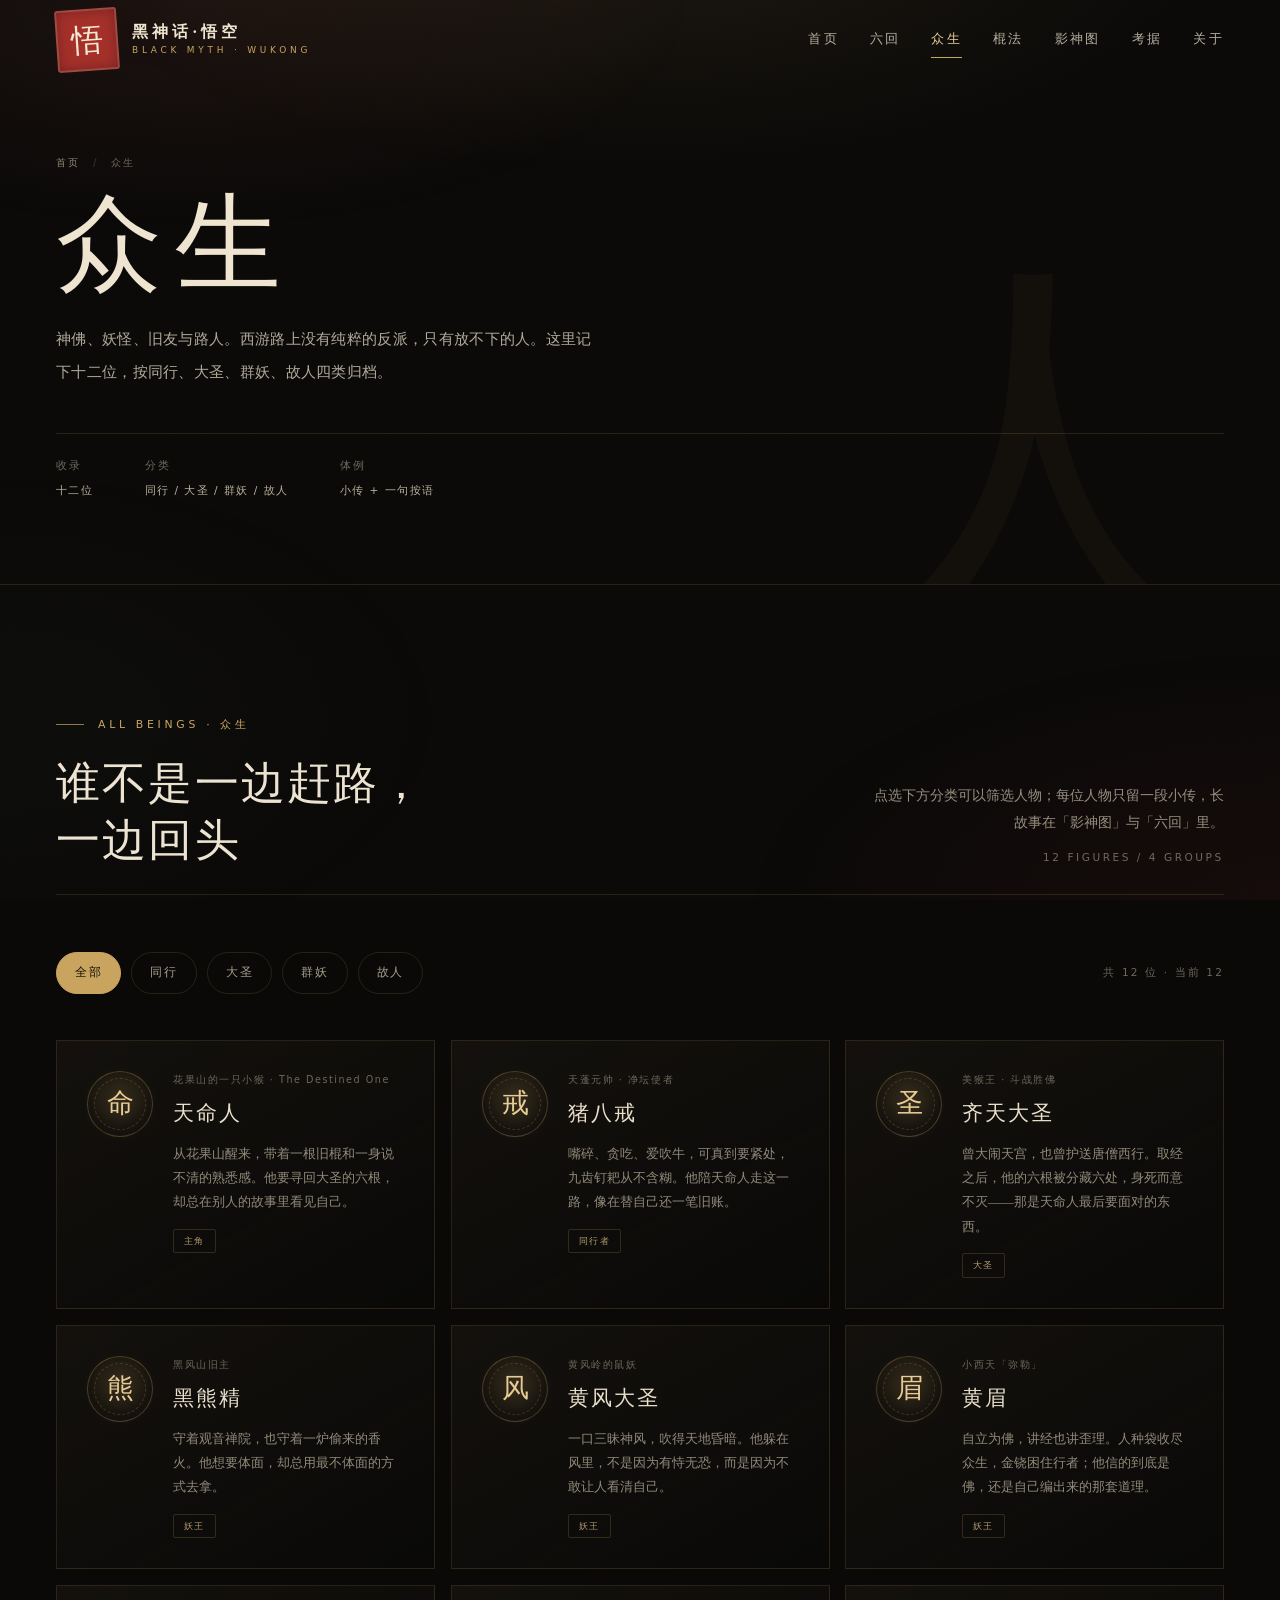
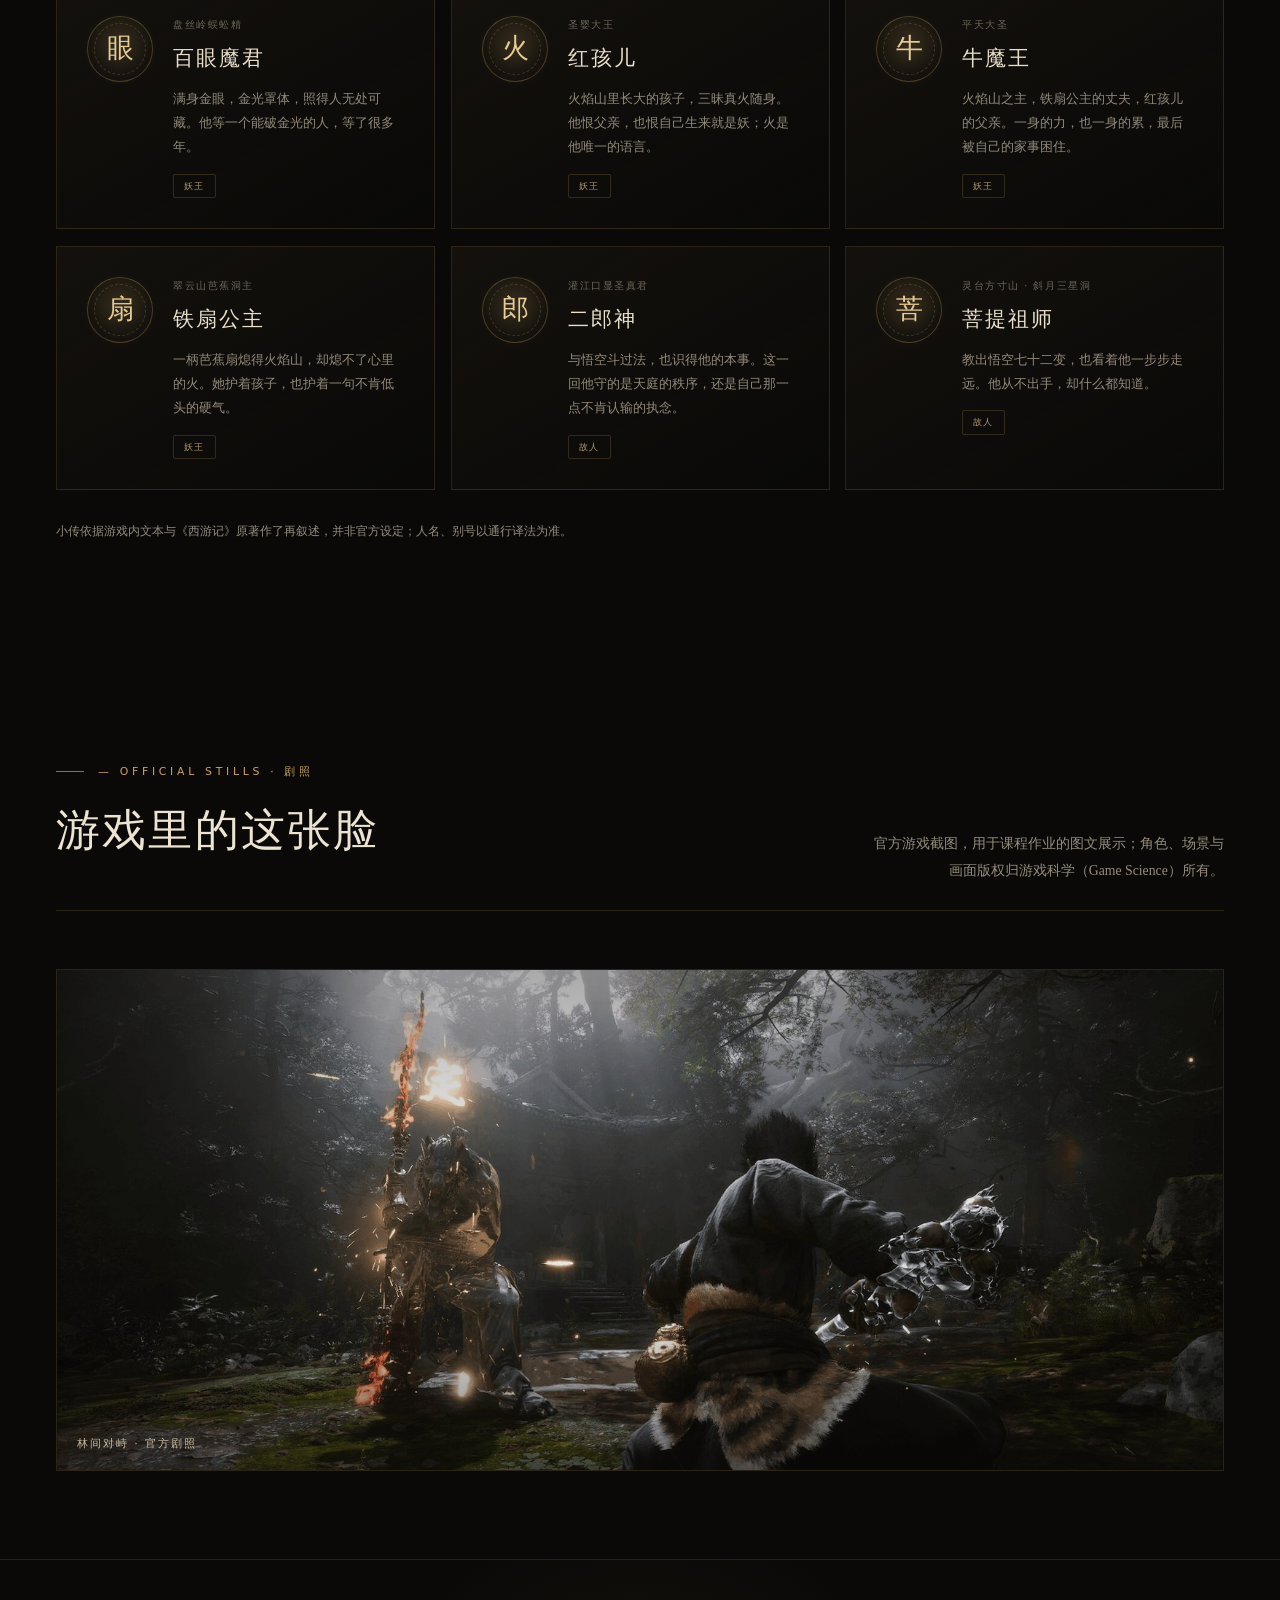
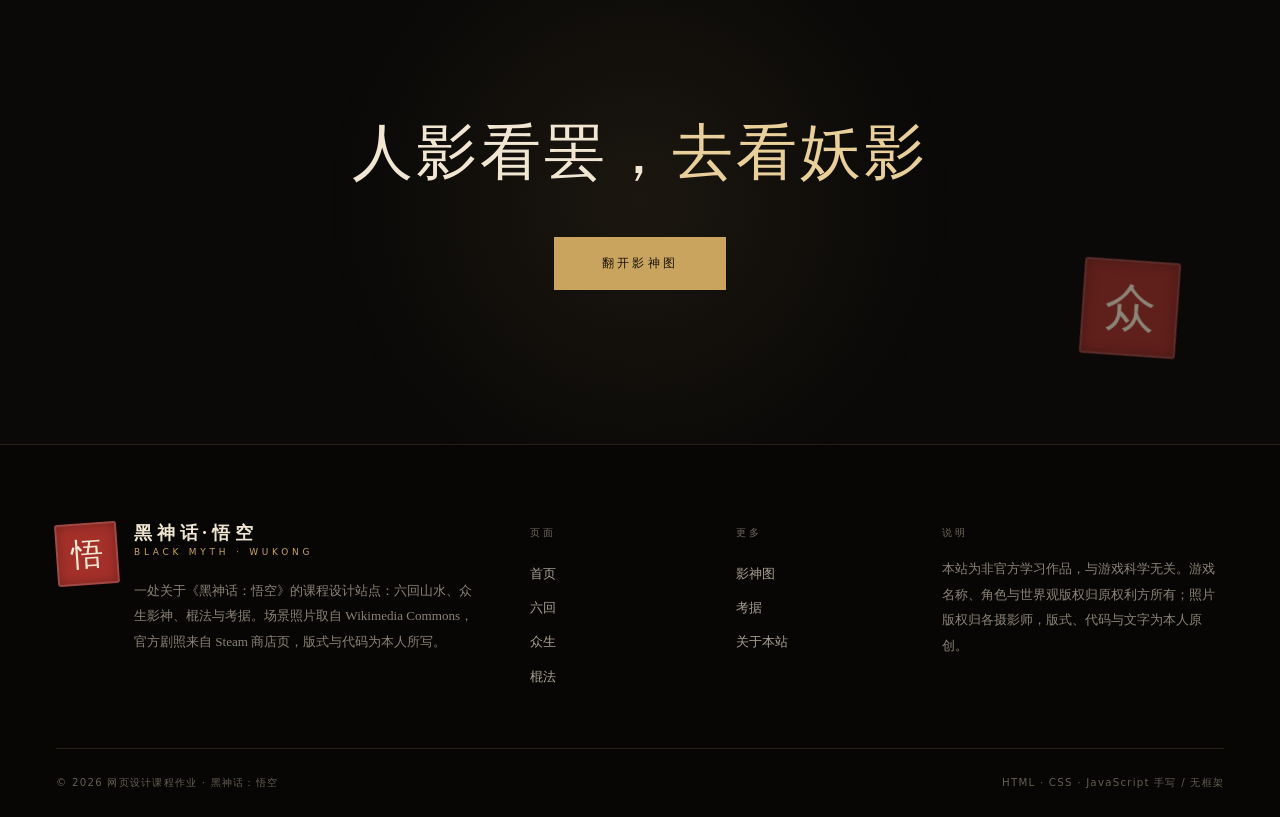
<file: characters.html>
<!DOCTYPE html>
<html lang="zh-CN">
<head>
<meta charset="utf-8">
<meta name="viewport" content="width=device-width, initial-scale=1">
<title>众生 · 黑神话：悟空</title>
<meta name="description" content="天命人、猪八戒、齐天大圣与群妖故人：《黑神话：悟空》十二位角色的速写与小传。">
<meta name="theme-color" content="#0a0908">
<link rel="icon" href="assets/favicon.svg" type="image/svg+xml">
<link rel="stylesheet" href="css/style.css">
</head>
<body>
<a class="skip-link" href="#main">跳到主要内容</a>
<div class="grain" aria-hidden="true"></div>
<div class="progress" aria-hidden="true"><i id="progressBar"></i></div>

<header class="site-header" id="siteHeader">
  <a class="brand" href="index.html" aria-label="黑神话：悟空 · 返回首页">
    <span class="seal brand-seal" aria-hidden="true">悟</span>
    <span class="brand-text"><b>黑神话·悟空</b><i>Black Myth · Wukong</i></span>
  </a>
  <nav class="nav" id="siteNav" aria-label="主导航">
    <a href="index.html">首页</a>
    <a href="world.html">六回</a>
    <a href="characters.html" aria-current="page">众生</a>
    <a href="combat.html">棍法</a>
    <a href="bestiary.html">影神图</a>
    <a href="culture.html">考据</a>
    <a href="about.html">关于</a>
  </nav>
  <button class="nav-toggle" id="navToggle" type="button" aria-expanded="false" aria-controls="siteNav" aria-label="打开导航菜单"><i aria-hidden="true"></i></button>
</header>

<main id="main">

  <section class="page-hero page-hero--people" data-mark="人">
    <div class="wrap">
      <nav class="breadcrumb" aria-label="面包屑"><a href="index.html">首页</a><i aria-hidden="true">/</i><span>众生</span></nav>
      <h1>众生</h1>
      <p class="lead">神佛、妖怪、旧友与路人。西游路上没有纯粹的反派，只有放不下的人。这里记下十二位，按同行、大圣、群妖、故人四类归档。</p>
      <div class="page-hero__meta">
        <span>收录<b>十二位</b></span>
        <span>分类<b>同行 / 大圣 / 群妖 / 故人</b></span>
        <span>体例<b>小传 + 一句按语</b></span>
      </div>
    </div>
  </section>

  <section class="section" aria-labelledby="peopleTitle">
    <div class="wrap">
      <div class="section-head">
        <div class="section-head__main">
          <p class="kicker reveal">All Beings · 众生</p>
          <h2 class="reveal" id="peopleTitle" style="--d:60ms">谁不是一边赶路，<br>一边回头</h2>
        </div>
        <div class="section-head__aside reveal" style="--d:120ms">
          点选下方分类可以筛选人物；每位人物只留一段小传，长故事在「影神图」与「六回」里。
          <span class="count">12 FIGURES / 4 GROUPS</span>
        </div>
      </div>

      <div class="filter-bar reveal">
        <button class="chip is-active" type="button" data-people-filter="all" aria-pressed="true">全部</button>
        <button class="chip" type="button" data-people-filter="同行" aria-pressed="false">同行</button>
        <button class="chip" type="button" data-people-filter="大圣" aria-pressed="false">大圣</button>
        <button class="chip" type="button" data-people-filter="群妖" aria-pressed="false">群妖</button>
        <button class="chip" type="button" data-people-filter="故人" aria-pressed="false">故人</button>
        <span class="filter-count" id="peopleCount">共 12 位 · 当前 12</span>
      </div>

      <div class="people-grid" id="peopleGrid">

        <article class="person reveal" data-cat="同行">
          <span class="sigil" aria-hidden="true">命</span>
          <div class="person-info">
            <p class="person-alias">花果山的一只小猴 · The Destined One</p>
            <h3>天命人</h3>
            <p class="person-bio">从花果山醒来，带着一根旧棍和一身说不清的熟悉感。他要寻回大圣的六根，却总在别人的故事里看见自己。</p>
            <span class="person-tag">主角</span>
          </div>
        </article>

        <article class="person reveal" data-cat="同行" style="--d:60ms">
          <span class="sigil" aria-hidden="true">戒</span>
          <div class="person-info">
            <p class="person-alias">天蓬元帅 · 净坛使者</p>
            <h3>猪八戒</h3>
            <p class="person-bio">嘴碎、贪吃、爱吹牛，可真到要紧处，九齿钉耙从不含糊。他陪天命人走这一路，像在替自己还一笔旧账。</p>
            <span class="person-tag">同行者</span>
          </div>
        </article>

        <article class="person reveal" data-cat="大圣" style="--d:120ms">
          <span class="sigil" aria-hidden="true">圣</span>
          <div class="person-info">
            <p class="person-alias">美猴王 · 斗战胜佛</p>
            <h3>齐天大圣</h3>
            <p class="person-bio">曾大闹天宫，也曾护送唐僧西行。取经之后，他的六根被分藏六处，身死而意不灭——那是天命人最后要面对的东西。</p>
            <span class="person-tag">大圣</span>
          </div>
        </article>

        <article class="person reveal" data-cat="群妖">
          <span class="sigil" aria-hidden="true">熊</span>
          <div class="person-info">
            <p class="person-alias">黑风山旧主</p>
            <h3>黑熊精</h3>
            <p class="person-bio">守着观音禅院，也守着一炉偷来的香火。他想要体面，却总用最不体面的方式去拿。</p>
            <span class="person-tag">妖王</span>
          </div>
        </article>

        <article class="person reveal" data-cat="群妖" style="--d:60ms">
          <span class="sigil" aria-hidden="true">风</span>
          <div class="person-info">
            <p class="person-alias">黄风岭的鼠妖</p>
            <h3>黄风大圣</h3>
            <p class="person-bio">一口三昧神风，吹得天地昏暗。他躲在风里，不是因为有恃无恐，而是因为不敢让人看清自己。</p>
            <span class="person-tag">妖王</span>
          </div>
        </article>

        <article class="person reveal" data-cat="群妖" style="--d:120ms">
          <span class="sigil" aria-hidden="true">眉</span>
          <div class="person-info">
            <p class="person-alias">小西天「弥勒」</p>
            <h3>黄眉</h3>
            <p class="person-bio">自立为佛，讲经也讲歪理。人种袋收尽众生，金铙困住行者；他信的到底是佛，还是自己编出来的那套道理。</p>
            <span class="person-tag">妖王</span>
          </div>
        </article>

        <article class="person reveal" data-cat="群妖">
          <span class="sigil" aria-hidden="true">眼</span>
          <div class="person-info">
            <p class="person-alias">盘丝岭蜈蚣精</p>
            <h3>百眼魔君</h3>
            <p class="person-bio">满身金眼，金光罩体，照得人无处可藏。他等一个能破金光的人，等了很多年。</p>
            <span class="person-tag">妖王</span>
          </div>
        </article>

        <article class="person reveal" data-cat="群妖" style="--d:60ms">
          <span class="sigil" aria-hidden="true">火</span>
          <div class="person-info">
            <p class="person-alias">圣婴大王</p>
            <h3>红孩儿</h3>
            <p class="person-bio">火焰山里长大的孩子，三昧真火随身。他恨父亲，也恨自己生来就是妖；火是他唯一的语言。</p>
            <span class="person-tag">妖王</span>
          </div>
        </article>

        <article class="person reveal" data-cat="群妖" style="--d:120ms">
          <span class="sigil" aria-hidden="true">牛</span>
          <div class="person-info">
            <p class="person-alias">平天大圣</p>
            <h3>牛魔王</h3>
            <p class="person-bio">火焰山之主，铁扇公主的丈夫，红孩儿的父亲。一身的力，也一身的累，最后被自己的家事困住。</p>
            <span class="person-tag">妖王</span>
          </div>
        </article>

        <article class="person reveal" data-cat="群妖">
          <span class="sigil" aria-hidden="true">扇</span>
          <div class="person-info">
            <p class="person-alias">翠云山芭蕉洞主</p>
            <h3>铁扇公主</h3>
            <p class="person-bio">一柄芭蕉扇熄得火焰山，却熄不了心里的火。她护着孩子，也护着一句不肯低头的硬气。</p>
            <span class="person-tag">妖王</span>
          </div>
        </article>

        <article class="person reveal" data-cat="故人" style="--d:60ms">
          <span class="sigil" aria-hidden="true">郎</span>
          <div class="person-info">
            <p class="person-alias">灌江口显圣真君</p>
            <h3>二郎神</h3>
            <p class="person-bio">与悟空斗过法，也识得他的本事。这一回他守的是天庭的秩序，还是自己那一点不肯认输的执念。</p>
            <span class="person-tag">故人</span>
          </div>
        </article>

        <article class="person reveal" data-cat="故人" style="--d:120ms">
          <span class="sigil" aria-hidden="true">菩</span>
          <div class="person-info">
            <p class="person-alias">灵台方寸山 · 斜月三星洞</p>
            <h3>菩提祖师</h3>
            <p class="person-bio">教出悟空七十二变，也看着他一步步走远。他从不出手，却什么都知道。</p>
            <span class="person-tag">故人</span>
          </div>
        </article>

        <p class="people-empty" id="peopleEmpty" hidden>这一类暂无人物，换一个分类看看。</p>
      </div>

      <p class="muted reveal" style="margin-top:30px;font-size:.78rem;line-height:1.9">小传依据游戏内文本与《西游记》原著作了再叙述，并非官方设定；人名、别号以通行译法为准。</p>
    </div>
  </section>

  <section class="section section--tight" aria-labelledby="stillsTitle">
    <div class="wrap">
      <div class="section-head">
        <div class="section-head__main">
          <p class="kicker reveal">— OFFICIAL STILLS · 剧照</p>
          <h2 class="display reveal" id="stillsTitle" style="--d:80ms">游戏里的这张脸</h2>
        </div>
        <div class="section-head__aside">
          <p class="muted reveal" style="--d:160ms">官方游戏截图，用于课程作业的图文展示；角色、场景与画面版权归游戏科学（Game Science）所有。</p>
        </div>
      </div>

      <figure class="still-banner reveal" style="--d:220ms">
        <img src="assets/still-duel.jpg" width="1600" height="900" alt="《黑神话：悟空》官方截图：林间空地，天命人持棍与妖怪对峙">
        <figcaption>林间对峙 · 官方剧照</figcaption>
      </figure>
    </div>
  </section>

  <section class="cta" aria-labelledby="ctaTitle">
    <div class="wrap">
      <h2 class="reveal" id="ctaTitle">人影看罢，<em>去看妖影</em></h2>
      <a class="btn btn--gold reveal" href="bestiary.html" style="--d:100ms">翻开影神图</a>
    </div>
    <span class="cta-seal" aria-hidden="true"><span class="seal seal--lg">众</span></span>
  </section>

</main>

<footer class="site-footer">
  <div class="wrap">
    <div class="footer-grid">
      <div class="footer-col footer-brand">
        <span class="seal" aria-hidden="true">悟</span>
        <div>
          <span class="brand-text"><b>黑神话·悟空</b><i>Black Myth · Wukong</i></span>
          <p class="footer-desc">一处关于《黑神话：悟空》的课程设计站点：六回山水、众生影神、棍法与考据。场景照片取自 Wikimedia Commons，官方剧照来自 Steam 商店页，版式与代码为本人所写。</p>
        </div>
      </div>
      <div class="footer-col">
        <h4>页面</h4>
        <a href="index.html">首页</a>
        <a href="world.html">六回</a>
        <a href="characters.html">众生</a>
        <a href="combat.html">棍法</a>
      </div>
      <div class="footer-col">
        <h4>更多</h4>
        <a href="bestiary.html">影神图</a>
        <a href="culture.html">考据</a>
        <a href="about.html">关于本站</a>
      </div>
      <div class="footer-col">
        <h4>说明</h4>
        <p class="footer-note">本站为非官方学习作品，与游戏科学无关。游戏名称、角色与世界观版权归原权利方所有；照片版权归各摄影师，版式、代码与文字为本人原创。</p>
      </div>
    </div>
    <div class="footer-bottom">
      <span>© <span data-year>2026</span> 网页设计课程作业 · 黑神话：悟空</span>
      <span>HTML · CSS · JavaScript 手写 / 无框架</span>
    </div>
  </div>
</footer>

<script src="js/main.js" defer></script>
</body>
</html>
</file>
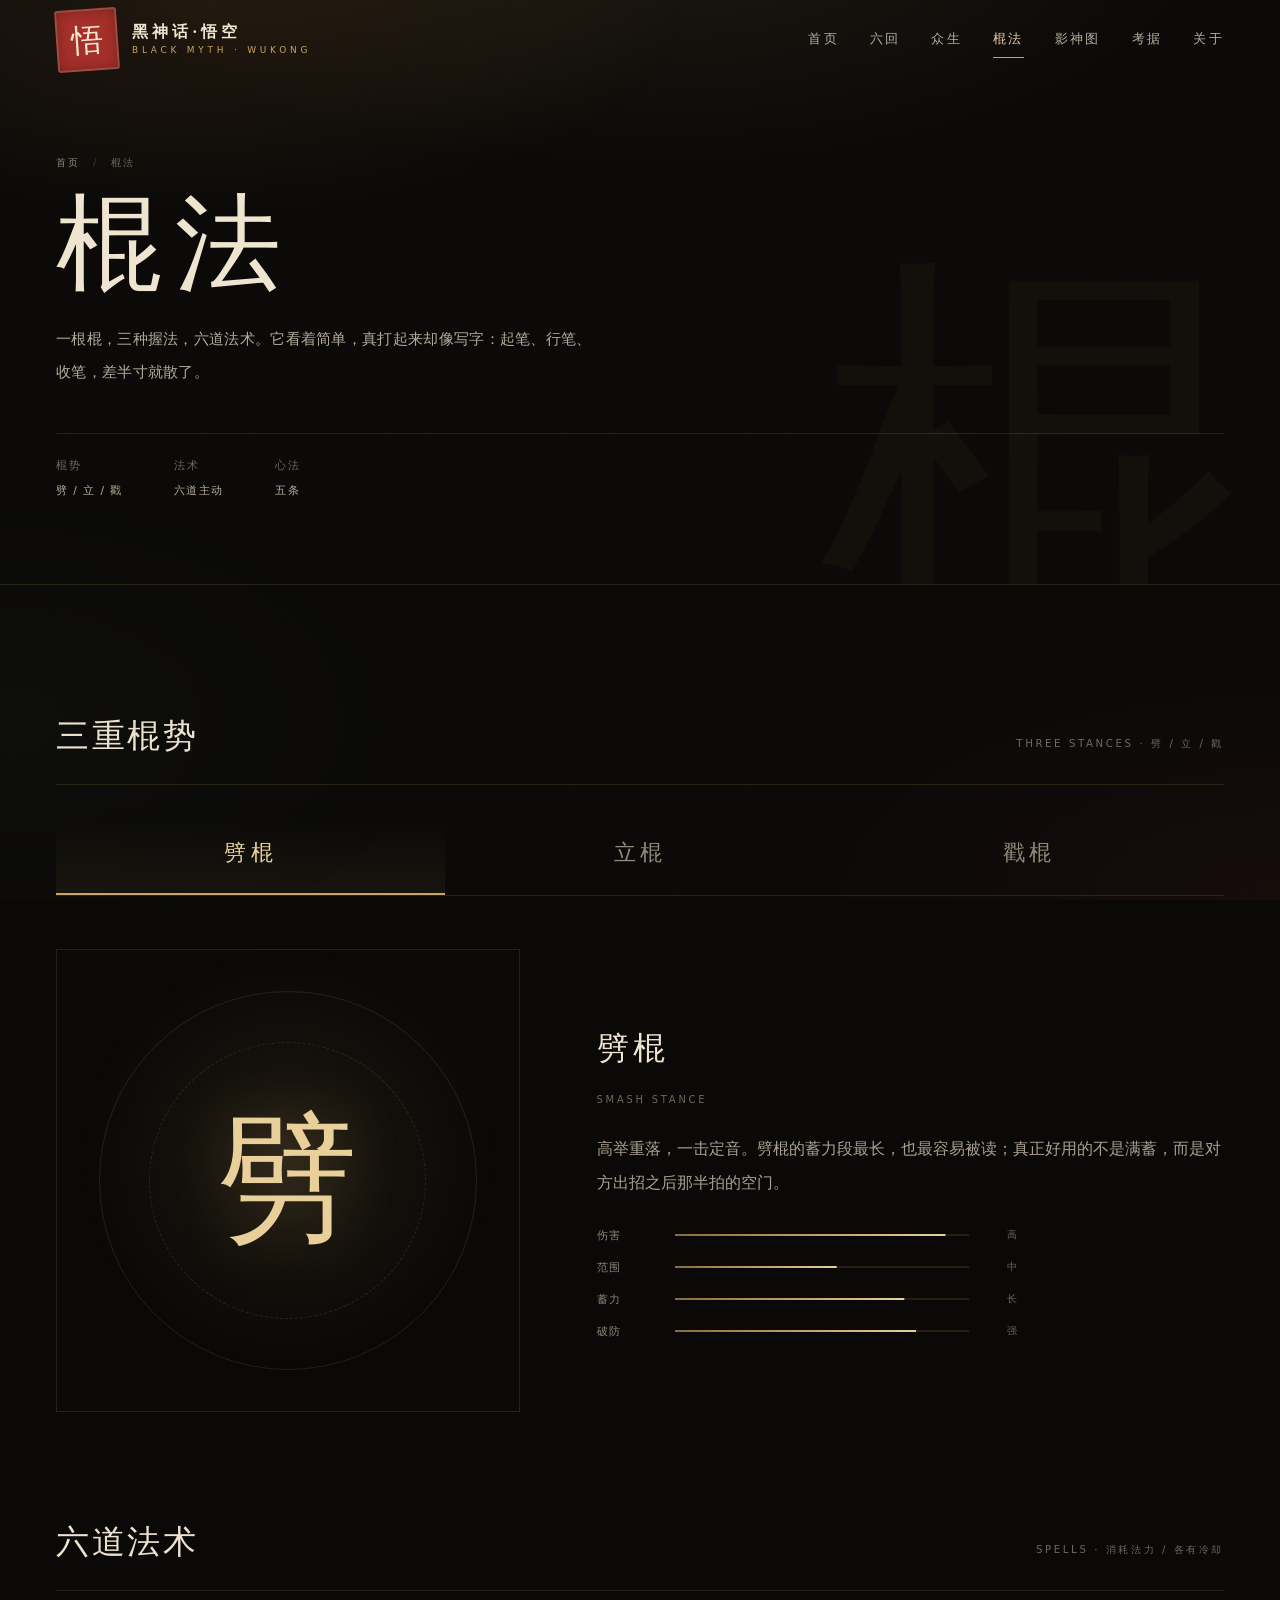
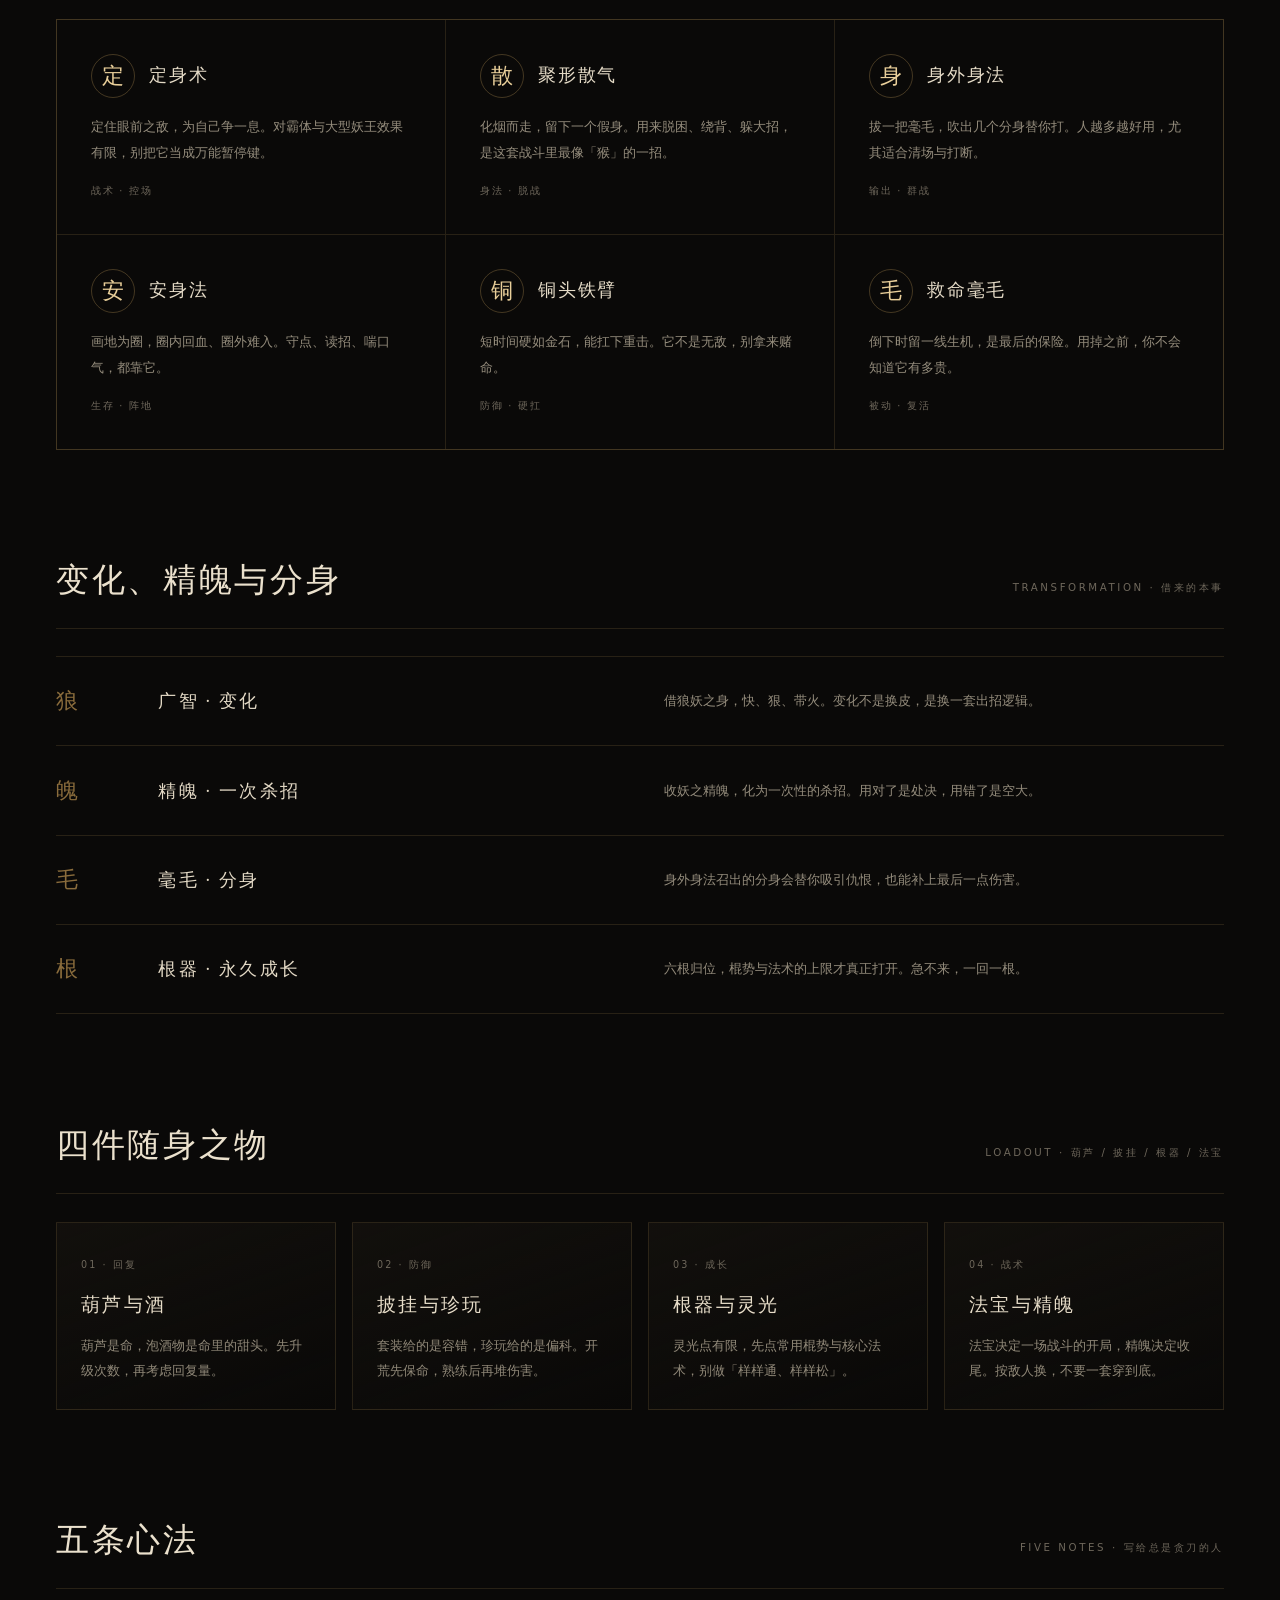
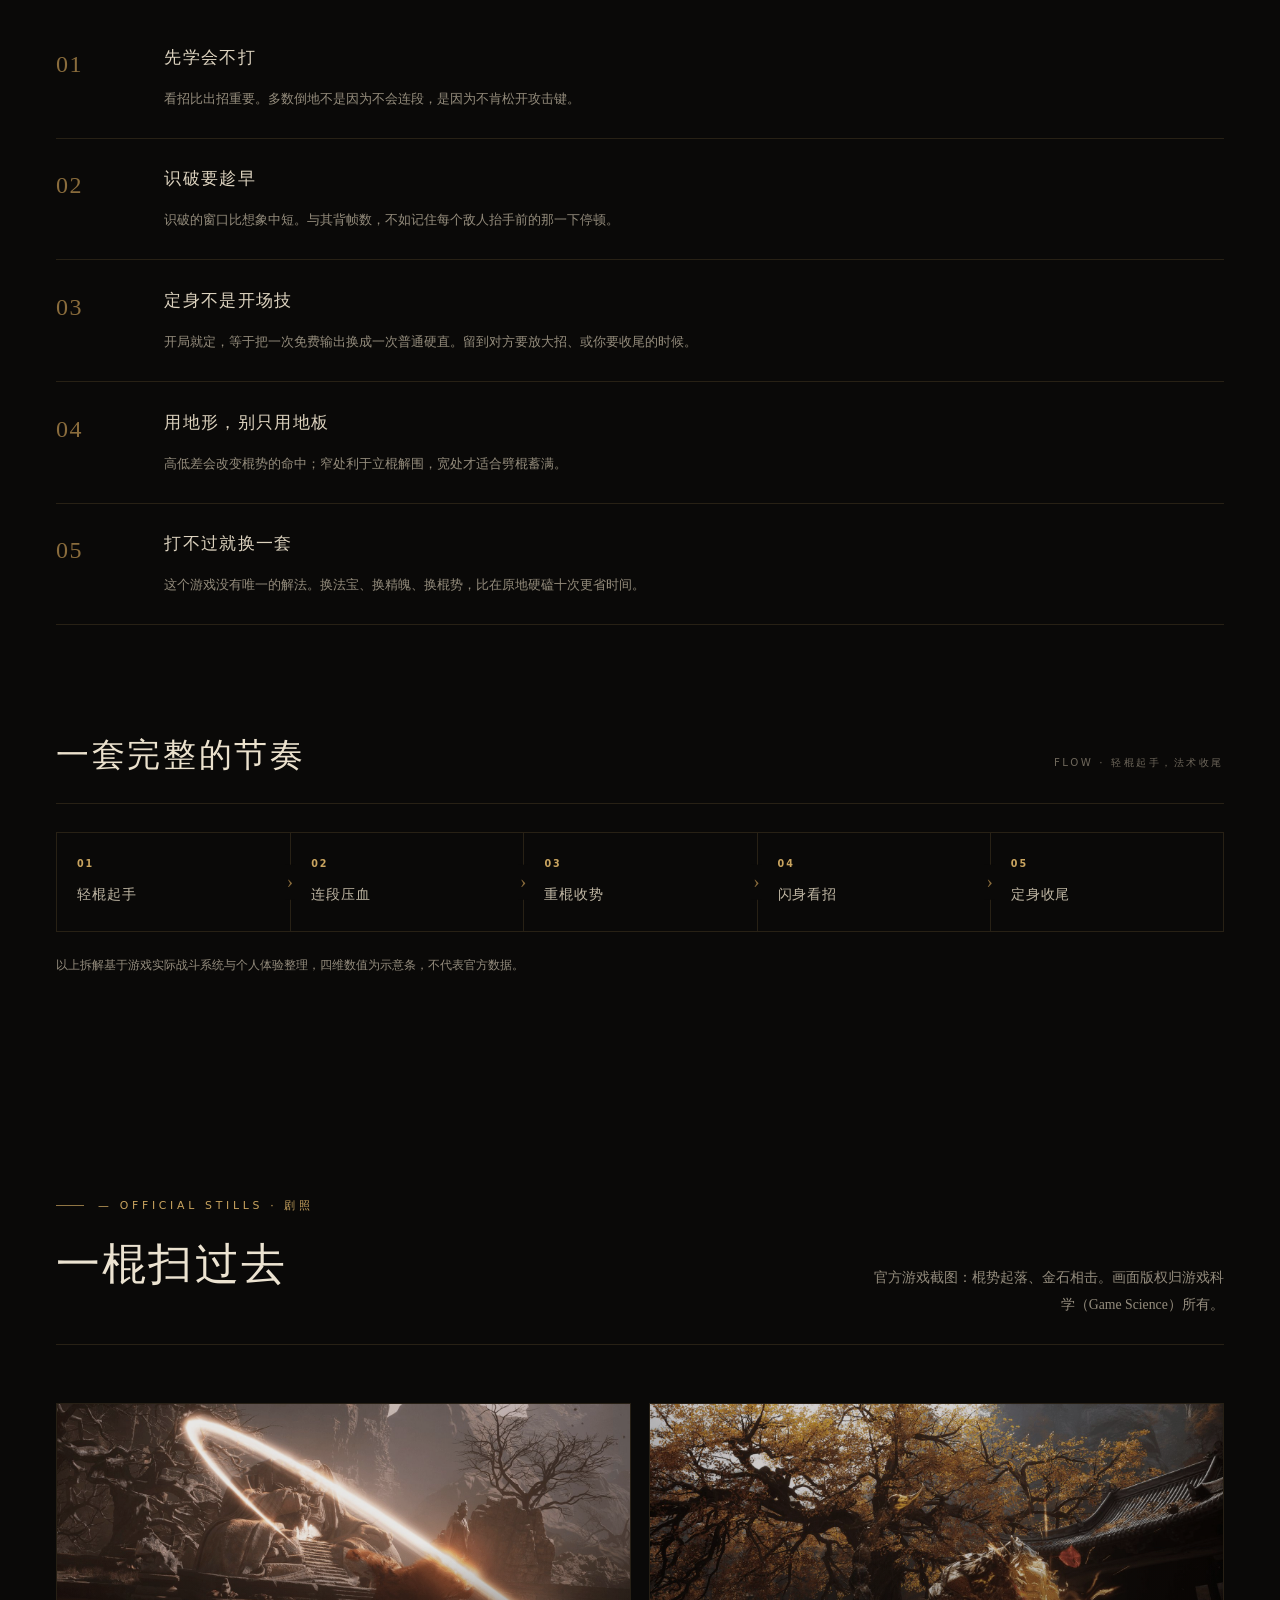
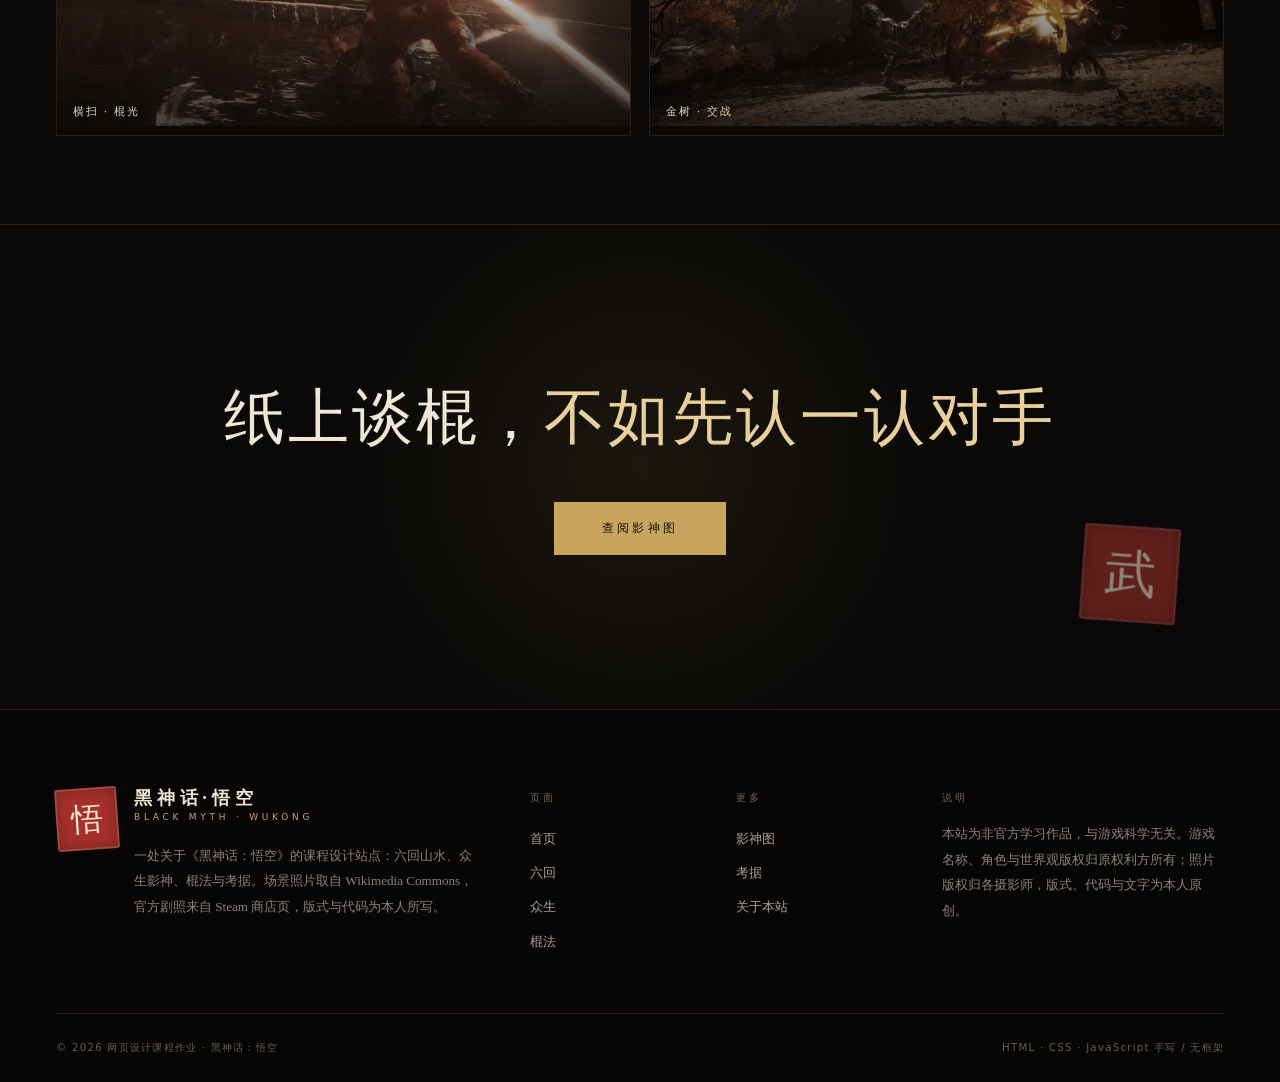
<file: combat.html>
<!DOCTYPE html>
<html lang="zh-CN">
<head>
<meta charset="utf-8">
<meta name="viewport" content="width=device-width, initial-scale=1">
<title>棍法 · 黑神话：悟空</title>
<meta name="description" content="三种棍势、六道法术、变化与精魄：《黑神话：悟空》战斗系统拆解与五条心法。">
<meta name="theme-color" content="#0a0908">
<link rel="icon" href="assets/favicon.svg" type="image/svg+xml">
<link rel="stylesheet" href="css/style.css">
</head>
<body>
<a class="skip-link" href="#main">跳到主要内容</a>
<div class="grain" aria-hidden="true"></div>
<div class="progress" aria-hidden="true"><i id="progressBar"></i></div>

<header class="site-header" id="siteHeader">
  <a class="brand" href="index.html" aria-label="黑神话：悟空 · 返回首页">
    <span class="seal brand-seal" aria-hidden="true">悟</span>
    <span class="brand-text"><b>黑神话·悟空</b><i>Black Myth · Wukong</i></span>
  </a>
  <nav class="nav" id="siteNav" aria-label="主导航">
    <a href="index.html">首页</a>
    <a href="world.html">六回</a>
    <a href="characters.html">众生</a>
    <a href="combat.html" aria-current="page">棍法</a>
    <a href="bestiary.html">影神图</a>
    <a href="culture.html">考据</a>
    <a href="about.html">关于</a>
  </nav>
  <button class="nav-toggle" id="navToggle" type="button" aria-expanded="false" aria-controls="siteNav" aria-label="打开导航菜单"><i aria-hidden="true"></i></button>
</header>

<main id="main">

  <section class="page-hero page-hero--combat" data-mark="棍">
    <div class="wrap">
      <nav class="breadcrumb" aria-label="面包屑"><a href="index.html">首页</a><i aria-hidden="true">/</i><span>棍法</span></nav>
      <h1>棍法</h1>
      <p class="lead">一根棍，三种握法，六道法术。它看着简单，真打起来却像写字：起笔、行笔、收笔，差半寸就散了。</p>
      <div class="page-hero__meta">
        <span>棍势<b>劈 / 立 / 戳</b></span>
        <span>法术<b>六道主动</b></span>
        <span>心法<b>五条</b></span>
      </div>
    </div>
  </section>

  <section class="section" aria-label="棍势与法术">

    <!-- 棍势 -->
    <div class="wrap combat-block">
      <div class="block-head reveal">
        <h2>三重棍势</h2>
        <span>THREE STANCES · 劈 / 立 / 戳</span>
      </div>

      <div class="stance-tabs reveal" role="tablist" aria-label="棍势选择">
        <button class="stance-tab is-active" type="button" role="tab" id="tab-pi" aria-controls="panel-pi" aria-selected="true">劈棍</button>
        <button class="stance-tab" type="button" role="tab" id="tab-li" aria-controls="panel-li" aria-selected="false">立棍</button>
        <button class="stance-tab" type="button" role="tab" id="tab-chuo" aria-controls="panel-chuo" aria-selected="false">戳棍</button>
      </div>

      <div class="stance-panel is-active" id="panel-pi" role="tabpanel" aria-labelledby="tab-pi">
        <div class="stance-figure" aria-hidden="true"><b>劈</b></div>
        <div class="stance-body">
          <h3>劈棍</h3>
          <span class="en">Smash Stance</span>
          <p>高举重落，一击定音。劈棍的蓄力段最长，也最容易被读；真正好用的不是满蓄，而是对方出招之后那半拍的空门。</p>
          <div class="meters">
            <div class="meter"><span>伤害</span><span class="track"><i style="--v:.92"></i></span><em>高</em></div>
            <div class="meter"><span>范围</span><span class="track"><i style="--v:.55"></i></span><em>中</em></div>
            <div class="meter"><span>蓄力</span><span class="track"><i style="--v:.78"></i></span><em>长</em></div>
            <div class="meter"><span>破防</span><span class="track"><i style="--v:.82"></i></span><em>强</em></div>
          </div>
        </div>
      </div>

      <div class="stance-panel" id="panel-li" role="tabpanel" aria-labelledby="tab-li">
        <div class="stance-figure" aria-hidden="true"><b>立</b></div>
        <div class="stance-body">
          <h3>立棍</h3>
          <span class="en">Pillar Stance</span>
          <p>撑棍而立，扫开一圈。立棍攻守兼备，被围住时最好用；代价是棍势攒得慢，别指望它一套带走。</p>
          <div class="meters">
            <div class="meter"><span>伤害</span><span class="track"><i style="--v:.62"></i></span><em>中</em></div>
            <div class="meter"><span>范围</span><span class="track"><i style="--v:.92"></i></span><em>广</em></div>
            <div class="meter"><span>蓄力</span><span class="track"><i style="--v:.84"></i></span><em>长</em></div>
            <div class="meter"><span>破防</span><span class="track"><i style="--v:.48"></i></span><em>弱</em></div>
          </div>
        </div>
      </div>

      <div class="stance-panel" id="panel-chuo" role="tabpanel" aria-labelledby="tab-chuo">
        <div class="stance-figure" aria-hidden="true"><b>戳</b></div>
        <div class="stance-body">
          <h3>戳棍</h3>
          <span class="en">Thrust Stance</span>
          <p>直取一点，破防最强。戳棍前摇短、距离长，适合打断与追击；但打空之后的后摇，足够对方还你一刀。</p>
          <div class="meters">
            <div class="meter"><span>伤害</span><span class="track"><i style="--v:.78"></i></span><em>较高</em></div>
            <div class="meter"><span>范围</span><span class="track"><i style="--v:.35"></i></span><em>窄</em></div>
            <div class="meter"><span>蓄力</span><span class="track"><i style="--v:.52"></i></span><em>短</em></div>
            <div class="meter"><span>破防</span><span class="track"><i style="--v:.95"></i></span><em>极强</em></div>
          </div>
        </div>
      </div>
    </div>

    <!-- 法术 -->
    <div class="wrap combat-block">
      <div class="block-head reveal">
        <h2>六道法术</h2>
        <span>SPELLS · 消耗法力 / 各有冷却</span>
      </div>

      <div class="spell-grid">
        <article class="spell reveal">
          <div class="spell-head"><b aria-hidden="true">定</b><h3>定身术</h3></div>
          <p>定住眼前之敌，为自己争一息。对霸体与大型妖王效果有限，别把它当成万能暂停键。</p>
          <span class="key">战术 · 控场</span>
        </article>
        <article class="spell reveal" style="--d:50ms">
          <div class="spell-head"><b aria-hidden="true">散</b><h3>聚形散气</h3></div>
          <p>化烟而走，留下一个假身。用来脱困、绕背、躲大招，是这套战斗里最像「猴」的一招。</p>
          <span class="key">身法 · 脱战</span>
        </article>
        <article class="spell reveal" style="--d:100ms">
          <div class="spell-head"><b aria-hidden="true">身</b><h3>身外身法</h3></div>
          <p>拔一把毫毛，吹出几个分身替你打。人越多越好用，尤其适合清场与打断。</p>
          <span class="key">输出 · 群战</span>
        </article>
        <article class="spell reveal">
          <div class="spell-head"><b aria-hidden="true">安</b><h3>安身法</h3></div>
          <p>画地为圈，圈内回血、圈外难入。守点、读招、喘口气，都靠它。</p>
          <span class="key">生存 · 阵地</span>
        </article>
        <article class="spell reveal" style="--d:50ms">
          <div class="spell-head"><b aria-hidden="true">铜</b><h3>铜头铁臂</h3></div>
          <p>短时间硬如金石，能扛下重击。它不是无敌，别拿来赌命。</p>
          <span class="key">防御 · 硬扛</span>
        </article>
        <article class="spell reveal" style="--d:100ms">
          <div class="spell-head"><b aria-hidden="true">毛</b><h3>救命毫毛</h3></div>
          <p>倒下时留一线生机，是最后的保险。用掉之前，你不会知道它有多贵。</p>
          <span class="key">被动 · 复活</span>
        </article>
      </div>
    </div>

    <!-- 变化与精魄 -->
    <div class="wrap combat-block">
      <div class="block-head reveal">
        <h2>变化、精魄与分身</h2>
        <span>TRANSFORMATION · 借来的本事</span>
      </div>

      <div class="transform-list">
        <div class="transform reveal">
          <b>狼</b>
          <h3>广智 · 变化</h3>
          <p>借狼妖之身，快、狠、带火。变化不是换皮，是换一套出招逻辑。</p>
        </div>
        <div class="transform reveal">
          <b>魄</b>
          <h3>精魄 · 一次杀招</h3>
          <p>收妖之精魄，化为一次性的杀招。用对了是处决，用错了是空大。</p>
        </div>
        <div class="transform reveal">
          <b>毛</b>
          <h3>毫毛 · 分身</h3>
          <p>身外身法召出的分身会替你吸引仇恨，也能补上最后一点伤害。</p>
        </div>
        <div class="transform reveal">
          <b>根</b>
          <h3>根器 · 永久成长</h3>
          <p>六根归位，棍势与法术的上限才真正打开。急不来，一回一根。</p>
        </div>
      </div>
    </div>

    <!-- 配装 -->
    <div class="wrap combat-block">
      <div class="block-head reveal">
        <h2>四件随身之物</h2>
        <span>LOADOUT · 葫芦 / 披挂 / 根器 / 法宝</span>
      </div>
      <div class="build-grid">
        <article class="build reveal">
          <span>01 · 回复</span>
          <h3>葫芦与酒</h3>
          <p>葫芦是命，泡酒物是命里的甜头。先升级次数，再考虑回复量。</p>
        </article>
        <article class="build reveal" style="--d:50ms">
          <span>02 · 防御</span>
          <h3>披挂与珍玩</h3>
          <p>套装给的是容错，珍玩给的是偏科。开荒先保命，熟练后再堆伤害。</p>
        </article>
        <article class="build reveal" style="--d:100ms">
          <span>03 · 成长</span>
          <h3>根器与灵光</h3>
          <p>灵光点有限，先点常用棍势与核心法术，别做「样样通、样样松」。</p>
        </article>
        <article class="build reveal" style="--d:150ms">
          <span>04 · 战术</span>
          <h3>法宝与精魄</h3>
          <p>法宝决定一场战斗的开局，精魄决定收尾。按敌人换，不要一套穿到底。</p>
        </article>
      </div>
    </div>

    <!-- 心法 -->
    <div class="wrap combat-block">
      <div class="block-head reveal">
        <h2>五条心法</h2>
        <span>FIVE NOTES · 写给总是贪刀的人</span>
      </div>
      <div class="tips">
        <div class="tip reveal">
          <h3>先学会不打</h3>
          <p>看招比出招重要。多数倒地不是因为不会连段，是因为不肯松开攻击键。</p>
        </div>
        <div class="tip reveal">
          <h3>识破要趁早</h3>
          <p>识破的窗口比想象中短。与其背帧数，不如记住每个敌人抬手前的那一下停顿。</p>
        </div>
        <div class="tip reveal">
          <h3>定身不是开场技</h3>
          <p>开局就定，等于把一次免费输出换成一次普通硬直。留到对方要放大招、或你要收尾的时候。</p>
        </div>
        <div class="tip reveal">
          <h3>用地形，别只用地板</h3>
          <p>高低差会改变棍势的命中；窄处利于立棍解围，宽处才适合劈棍蓄满。</p>
        </div>
        <div class="tip reveal">
          <h3>打不过就换一套</h3>
          <p>这个游戏没有唯一的解法。换法宝、换精魄、换棍势，比在原地硬磕十次更省时间。</p>
        </div>
      </div>
    </div>

    <!-- 节奏 -->
    <div class="wrap combat-block">
      <div class="block-head reveal">
        <h2>一套完整的节奏</h2>
        <span>FLOW · 轻棍起手，法术收尾</span>
      </div>
      <div class="flow reveal">
        <div class="flow-step"><b>01</b><span>轻棍起手</span></div>
        <div class="flow-step"><b>02</b><span>连段压血</span></div>
        <div class="flow-step"><b>03</b><span>重棍收势</span></div>
        <div class="flow-step"><b>04</b><span>闪身看招</span></div>
        <div class="flow-step"><b>05</b><span>定身收尾</span></div>
      </div>
      <p class="muted reveal" style="margin-top:22px;font-size:.78rem;line-height:1.9">以上拆解基于游戏实际战斗系统与个人体验整理，四维数值为示意条，不代表官方数据。</p>
    </div>

  </section>

  <section class="section section--tight" aria-labelledby="stillsTitle">
    <div class="wrap">
      <div class="section-head">
        <div class="section-head__main">
          <p class="kicker reveal">— OFFICIAL STILLS · 剧照</p>
          <h2 class="display reveal" id="stillsTitle" style="--d:80ms">一棍扫过去</h2>
        </div>
        <div class="section-head__aside">
          <p class="muted reveal" style="--d:160ms">官方游戏截图：棍势起落、金石相击。画面版权归游戏科学（Game Science）所有。</p>
        </div>
      </div>

      <div class="stills stills--two">
        <figure class="still reveal" style="--d:200ms">
          <img src="assets/still-staff.jpg" width="1600" height="900" alt="官方截图：天命人挥棍横扫，金色棍光划出巨大弧线">
          <figcaption>横扫 · 棍光</figcaption>
        </figure>
        <figure class="still reveal" style="--d:280ms">
          <img src="assets/still-tree.jpg" width="1600" height="900" alt="官方截图：金叶古树之前，天命人与妖怪近身交手">
          <figcaption>金树 · 交战</figcaption>
        </figure>
      </div>
    </div>
  </section>

  <section class="cta" aria-labelledby="ctaTitle">
    <div class="wrap">
      <h2 class="reveal" id="ctaTitle">纸上谈棍，<em>不如先认一认对手</em></h2>
      <a class="btn btn--gold reveal" href="bestiary.html" style="--d:100ms">查阅影神图</a>
    </div>
    <span class="cta-seal" aria-hidden="true"><span class="seal seal--lg">武</span></span>
  </section>

</main>

<footer class="site-footer">
  <div class="wrap">
    <div class="footer-grid">
      <div class="footer-col footer-brand">
        <span class="seal" aria-hidden="true">悟</span>
        <div>
          <span class="brand-text"><b>黑神话·悟空</b><i>Black Myth · Wukong</i></span>
          <p class="footer-desc">一处关于《黑神话：悟空》的课程设计站点：六回山水、众生影神、棍法与考据。场景照片取自 Wikimedia Commons，官方剧照来自 Steam 商店页，版式与代码为本人所写。</p>
        </div>
      </div>
      <div class="footer-col">
        <h4>页面</h4>
        <a href="index.html">首页</a>
        <a href="world.html">六回</a>
        <a href="characters.html">众生</a>
        <a href="combat.html">棍法</a>
      </div>
      <div class="footer-col">
        <h4>更多</h4>
        <a href="bestiary.html">影神图</a>
        <a href="culture.html">考据</a>
        <a href="about.html">关于本站</a>
      </div>
      <div class="footer-col">
        <h4>说明</h4>
        <p class="footer-note">本站为非官方学习作品，与游戏科学无关。游戏名称、角色与世界观版权归原权利方所有；照片版权归各摄影师，版式、代码与文字为本人原创。</p>
      </div>
    </div>
    <div class="footer-bottom">
      <span>© <span data-year>2026</span> 网页设计课程作业 · 黑神话：悟空</span>
      <span>HTML · CSS · JavaScript 手写 / 无框架</span>
    </div>
  </div>
</footer>

<script src="js/main.js" defer></script>
</body>
</html>
</file>
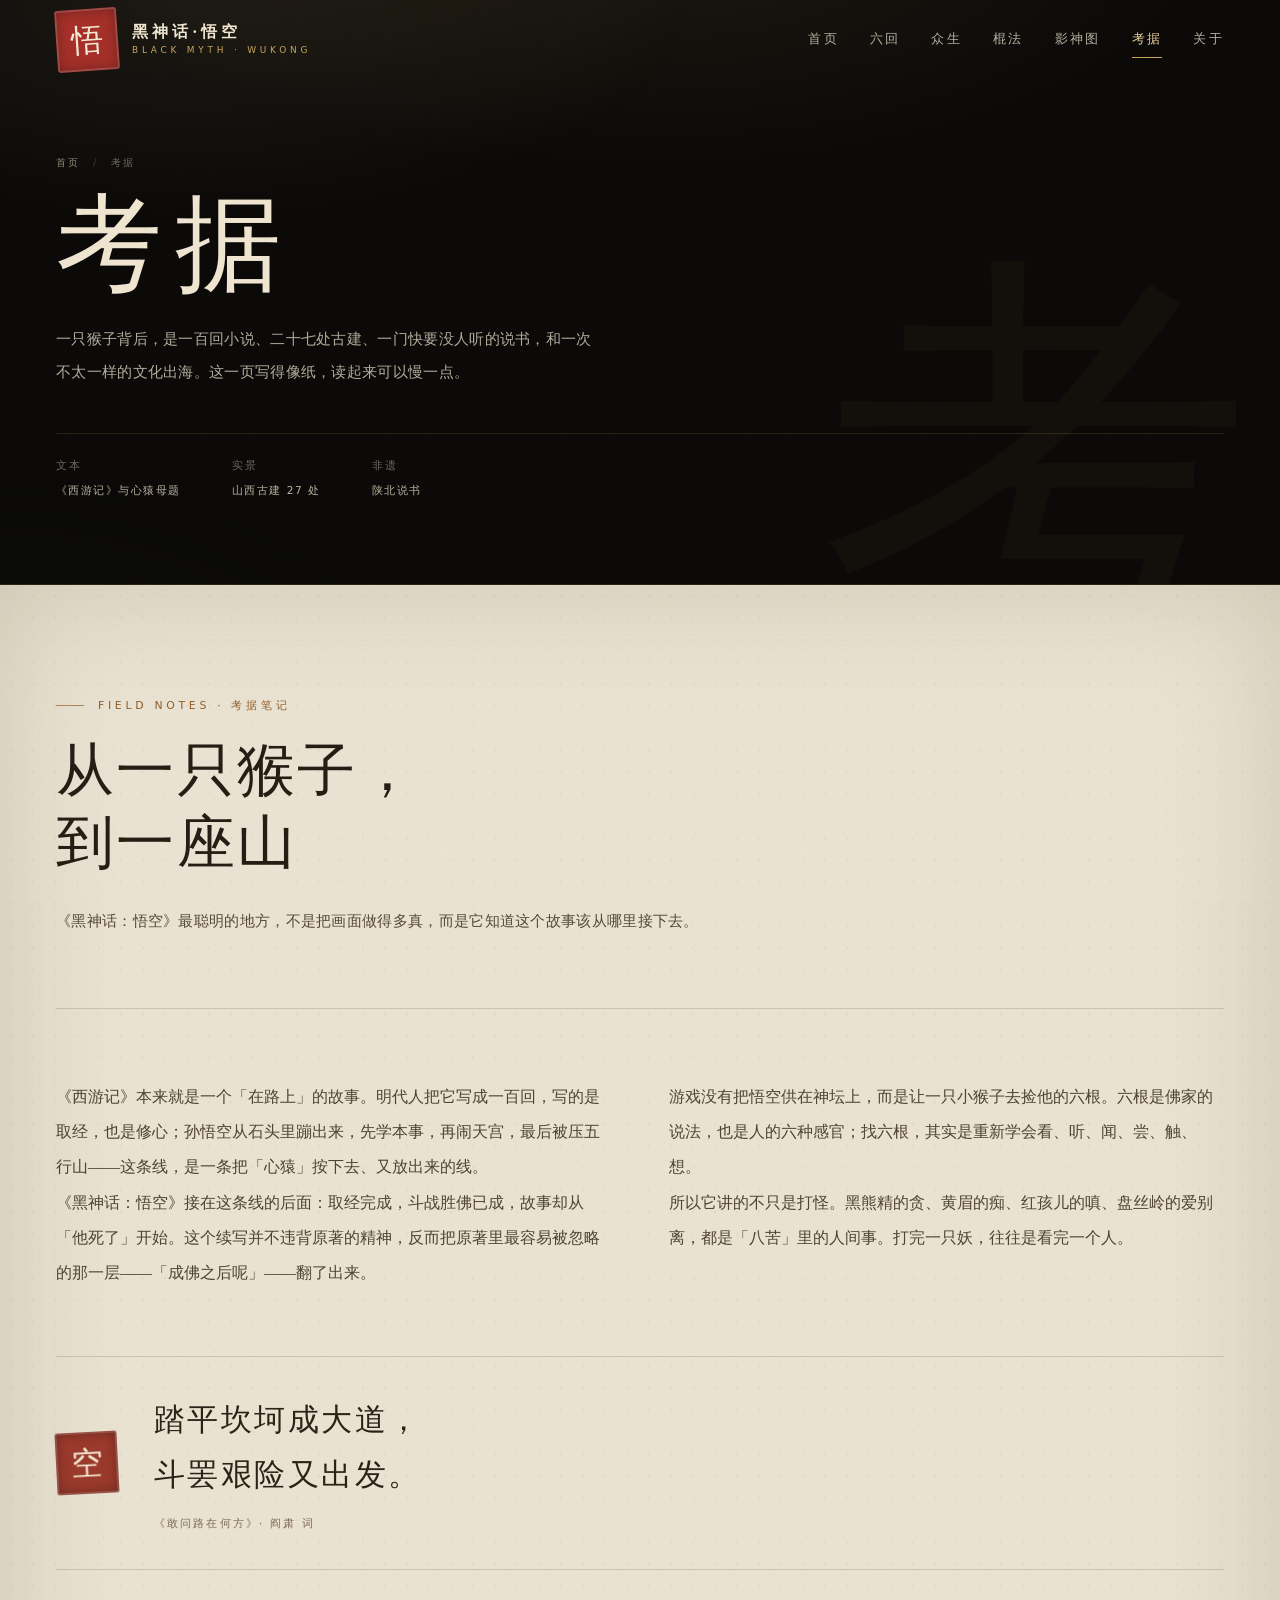
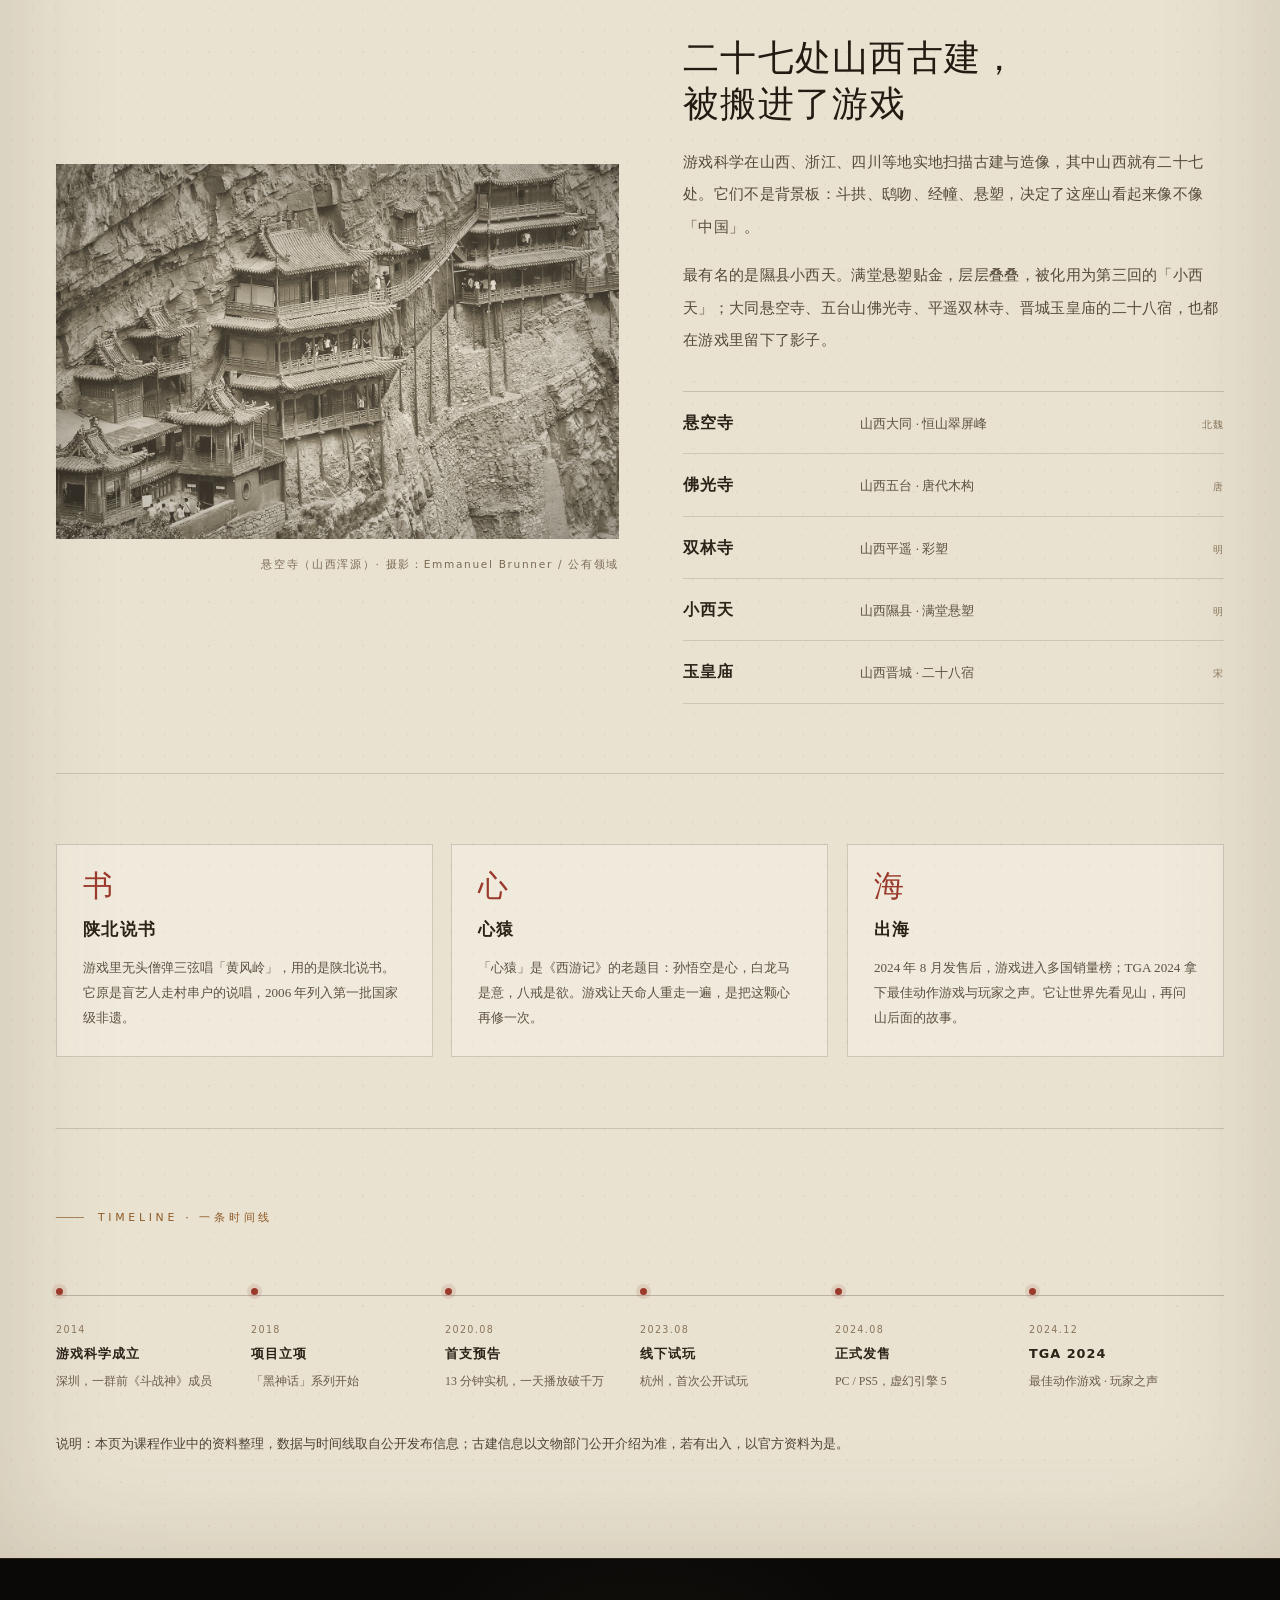
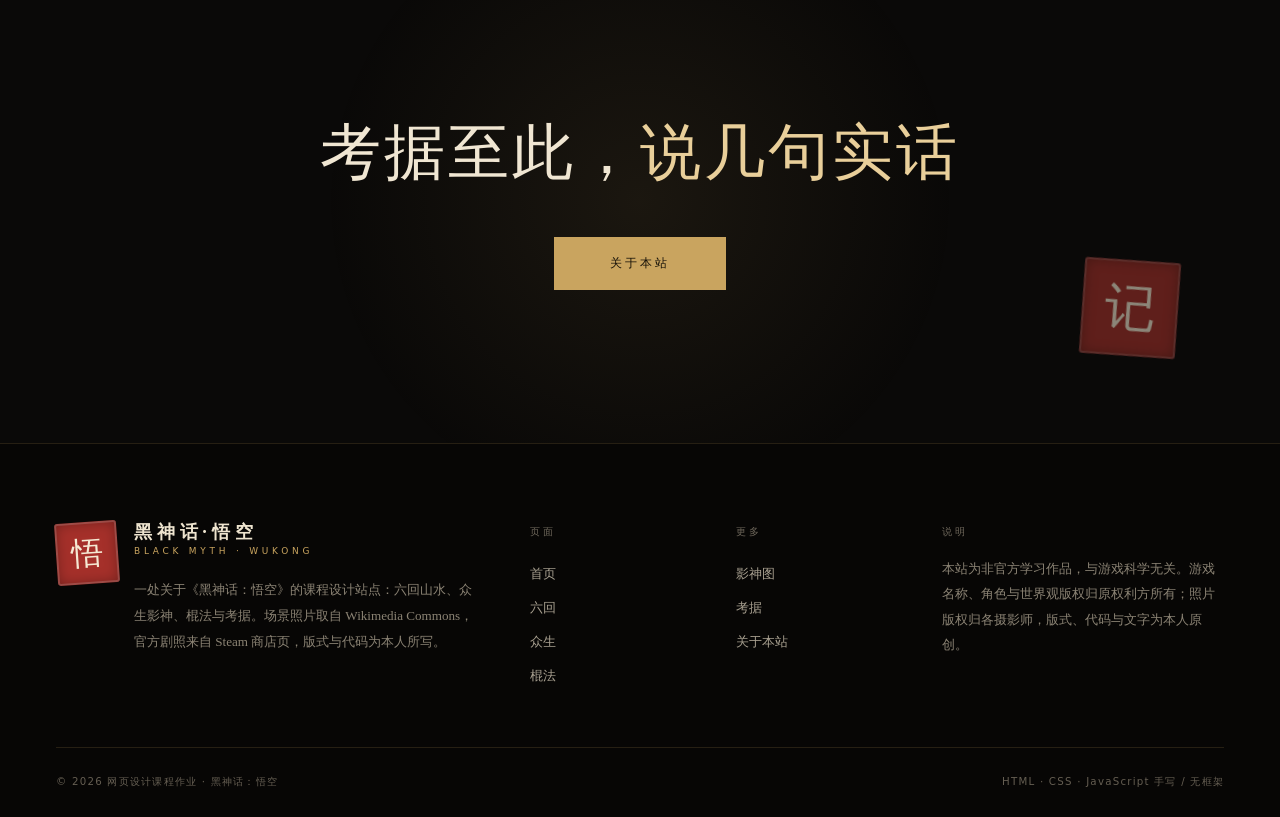
<file: culture.html>
<!DOCTYPE html>
<html lang="zh-CN">
<head>
<meta charset="utf-8">
<meta name="viewport" content="width=device-width, initial-scale=1">
<title>考据 · 黑神话：悟空</title>
<meta name="description" content="从《西游记》的心猿母题，到山西二十七处古建、陕北说书与 TGA：一份关于《黑神话：悟空》的文化考据笔记。">
<meta name="theme-color" content="#0a0908">
<link rel="icon" href="assets/favicon.svg" type="image/svg+xml">
<link rel="stylesheet" href="css/style.css">
</head>
<body>
<a class="skip-link" href="#main">跳到主要内容</a>
<div class="grain" aria-hidden="true"></div>
<div class="progress" aria-hidden="true"><i id="progressBar"></i></div>

<header class="site-header" id="siteHeader">
  <a class="brand" href="index.html" aria-label="黑神话：悟空 · 返回首页">
    <span class="seal brand-seal" aria-hidden="true">悟</span>
    <span class="brand-text"><b>黑神话·悟空</b><i>Black Myth · Wukong</i></span>
  </a>
  <nav class="nav" id="siteNav" aria-label="主导航">
    <a href="index.html">首页</a>
    <a href="world.html">六回</a>
    <a href="characters.html">众生</a>
    <a href="combat.html">棍法</a>
    <a href="bestiary.html">影神图</a>
    <a href="culture.html" aria-current="page">考据</a>
    <a href="about.html">关于</a>
  </nav>
  <button class="nav-toggle" id="navToggle" type="button" aria-expanded="false" aria-controls="siteNav" aria-label="打开导航菜单"><i aria-hidden="true"></i></button>
</header>

<main id="main">

  <section class="page-hero page-hero--culture" data-mark="考">
    <div class="wrap">
      <nav class="breadcrumb" aria-label="面包屑"><a href="index.html">首页</a><i aria-hidden="true">/</i><span>考据</span></nav>
      <h1>考据</h1>
      <p class="lead">一只猴子背后，是一百回小说、二十七处古建、一门快要没人听的说书，和一次不太一样的文化出海。这一页写得像纸，读起来可以慢一点。</p>
      <div class="page-hero__meta">
        <span>文本<b>《西游记》与心猿母题</b></span>
        <span>实景<b>山西古建 27 处</b></span>
        <span>非遗<b>陕北说书</b></span>
      </div>
    </div>
  </section>

  <!-- 纸本正文 -->
  <section class="paper" aria-labelledby="paperTitle">
    <div class="wrap">
      <p class="kicker reveal">Field Notes · 考据笔记</p>
      <h2 class="paper-title reveal" id="paperTitle" style="--d:60ms">从一只猴子，<br>到一座山</h2>
      <p class="lead reveal" style="--d:120ms">《黑神话：悟空》最聪明的地方，不是把画面做得多真，而是它知道这个故事该从哪里接下去。</p>

      <hr class="paper-divider">

      <div class="essay-2col">
        <div>
          <p class="reveal">《西游记》本来就是一个「在路上」的故事。明代人把它写成一百回，写的是取经，也是修心；孙悟空从石头里蹦出来，先学本事，再闹天宫，最后被压五行山——这条线，是一条把「心猿」按下去、又放出来的线。</p>
          <p class="reveal" style="--d:60ms">《黑神话：悟空》接在这条线的后面：取经完成，斗战胜佛已成，故事却从「他死了」开始。这个续写并不违背原著的精神，反而把原著里最容易被忽略的那一层——「成佛之后呢」——翻了出来。</p>
        </div>
        <div>
          <p class="reveal" style="--d:120ms">游戏没有把悟空供在神坛上，而是让一只小猴子去捡他的六根。六根是佛家的说法，也是人的六种感官；找六根，其实是重新学会看、听、闻、尝、触、想。</p>
          <p class="reveal" style="--d:180ms">所以它讲的不只是打怪。黑熊精的贪、黄眉的痴、红孩儿的嗔、盘丝岭的爱别离，都是「八苦」里的人间事。打完一只妖，往往是看完一个人。</p>
        </div>
      </div>

      <div class="pull-quote reveal">
        <span class="seal" aria-hidden="true">空</span>
        <div>
          <blockquote>踏平坎坷成大道，<br>斗罢艰险又出发。</blockquote>
          <cite>《敢问路在何方》· 阎肃 词</cite>
        </div>
      </div>

      <div class="culture-grid">
        <figure class="culture-fig reveal">
          <img src="assets/temple-photo.jpg" alt="山西浑源悬空寺：楼阁以木柱撑在崖壁上，层层叠叠" width="1400" height="933" loading="lazy">
          <figcaption>悬空寺（山西浑源）· 摄影：Emmanuel Brunner / 公有领域</figcaption>
        </figure>

        <div class="reveal" style="--d:80ms">
          <h3 class="display" style="font-size:clamp(1.6rem,2.8vw,2.4rem);margin-bottom:18px">二十七处山西古建，<br>被搬进了游戏</h3>
          <p class="lead">游戏科学在山西、浙江、四川等地实地扫描古建与造像，其中山西就有二十七处。它们不是背景板：斗拱、鸱吻、经幢、悬塑，决定了这座山看起来像不像「中国」。</p>
          <p class="lead" style="margin-top:1em">最有名的是隰县小西天。满堂悬塑贴金，层层叠叠，被化用为第三回的「小西天」；大同悬空寺、五台山佛光寺、平遥双林寺、晋城玉皇庙的二十八宿，也都在游戏里留下了影子。</p>

          <div class="sites">
            <div class="site-row"><b>悬空寺</b><span>山西大同 · 恒山翠屏峰</span><i>北魏</i></div>
            <div class="site-row"><b>佛光寺</b><span>山西五台 · 唐代木构</span><i>唐</i></div>
            <div class="site-row"><b>双林寺</b><span>山西平遥 · 彩塑</span><i>明</i></div>
            <div class="site-row"><b>小西天</b><span>山西隰县 · 满堂悬塑</span><i>明</i></div>
            <div class="site-row"><b>玉皇庙</b><span>山西晋城 · 二十八宿</span><i>宋</i></div>
          </div>
        </div>
      </div>

      <hr class="paper-divider">

      <div class="culture-cards">
        <article class="culture-card reveal">
          <b aria-hidden="true">书</b>
          <h3>陕北说书</h3>
          <p>游戏里无头僧弹三弦唱「黄风岭」，用的是陕北说书。它原是盲艺人走村串户的说唱，2006 年列入第一批国家级非遗。</p>
        </article>
        <article class="culture-card reveal" style="--d:60ms">
          <b aria-hidden="true">心</b>
          <h3>心猿</h3>
          <p>「心猿」是《西游记》的老题目：孙悟空是心，白龙马是意，八戒是欲。游戏让天命人重走一遍，是把这颗心再修一次。</p>
        </article>
        <article class="culture-card reveal" style="--d:120ms">
          <b aria-hidden="true">海</b>
          <h3>出海</h3>
          <p>2024 年 8 月发售后，游戏进入多国销量榜；TGA 2024 拿下最佳动作游戏与玩家之声。它让世界先看见山，再问山后面的故事。</p>
        </article>
      </div>

      <hr class="paper-divider">

      <p class="kicker reveal">Timeline · 一条时间线</p>
      <div class="timeline">
        <div class="tl reveal"><em>2014</em><b>游戏科学成立</b><span>深圳，一群前《斗战神》成员</span></div>
        <div class="tl reveal" style="--d:50ms"><em>2018</em><b>项目立项</b><span>「黑神话」系列开始</span></div>
        <div class="tl reveal" style="--d:100ms"><em>2020.08</em><b>首支预告</b><span>13 分钟实机，一天播放破千万</span></div>
        <div class="tl reveal" style="--d:150ms"><em>2023.08</em><b>线下试玩</b><span>杭州，首次公开试玩</span></div>
        <div class="tl reveal" style="--d:200ms"><em>2024.08</em><b>正式发售</b><span>PC / PS5，虚幻引擎 5</span></div>
        <div class="tl reveal" style="--d:250ms"><em>2024.12</em><b>TGA 2024</b><span>最佳动作游戏 · 玩家之声</span></div>
      </div>

      <p class="muted reveal" style="margin-top:40px;font-size:.8rem;line-height:1.9">说明：本页为课程作业中的资料整理，数据与时间线取自公开发布信息；古建信息以文物部门公开介绍为准，若有出入，以官方资料为是。</p>
    </div>
  </section>

  <section class="cta" aria-labelledby="ctaTitle">
    <div class="wrap">
      <h2 class="reveal" id="ctaTitle">考据至此，<em>说几句实话</em></h2>
      <a class="btn btn--gold reveal" href="about.html" style="--d:100ms">关于本站</a>
    </div>
    <span class="cta-seal" aria-hidden="true"><span class="seal seal--lg">记</span></span>
  </section>

</main>

<footer class="site-footer">
  <div class="wrap">
    <div class="footer-grid">
      <div class="footer-col footer-brand">
        <span class="seal" aria-hidden="true">悟</span>
        <div>
          <span class="brand-text"><b>黑神话·悟空</b><i>Black Myth · Wukong</i></span>
          <p class="footer-desc">一处关于《黑神话：悟空》的课程设计站点：六回山水、众生影神、棍法与考据。场景照片取自 Wikimedia Commons，官方剧照来自 Steam 商店页，版式与代码为本人所写。</p>
        </div>
      </div>
      <div class="footer-col">
        <h4>页面</h4>
        <a href="index.html">首页</a>
        <a href="world.html">六回</a>
        <a href="characters.html">众生</a>
        <a href="combat.html">棍法</a>
      </div>
      <div class="footer-col">
        <h4>更多</h4>
        <a href="bestiary.html">影神图</a>
        <a href="culture.html">考据</a>
        <a href="about.html">关于本站</a>
      </div>
      <div class="footer-col">
        <h4>说明</h4>
        <p class="footer-note">本站为非官方学习作品，与游戏科学无关。游戏名称、角色与世界观版权归原权利方所有；照片版权归各摄影师，版式、代码与文字为本人原创。</p>
      </div>
    </div>
    <div class="footer-bottom">
      <span>© <span data-year>2026</span> 网页设计课程作业 · 黑神话：悟空</span>
      <span>HTML · CSS · JavaScript 手写 / 无框架</span>
    </div>
  </div>
</footer>

<script src="js/main.js" defer></script>
</body>
</html>
</file>
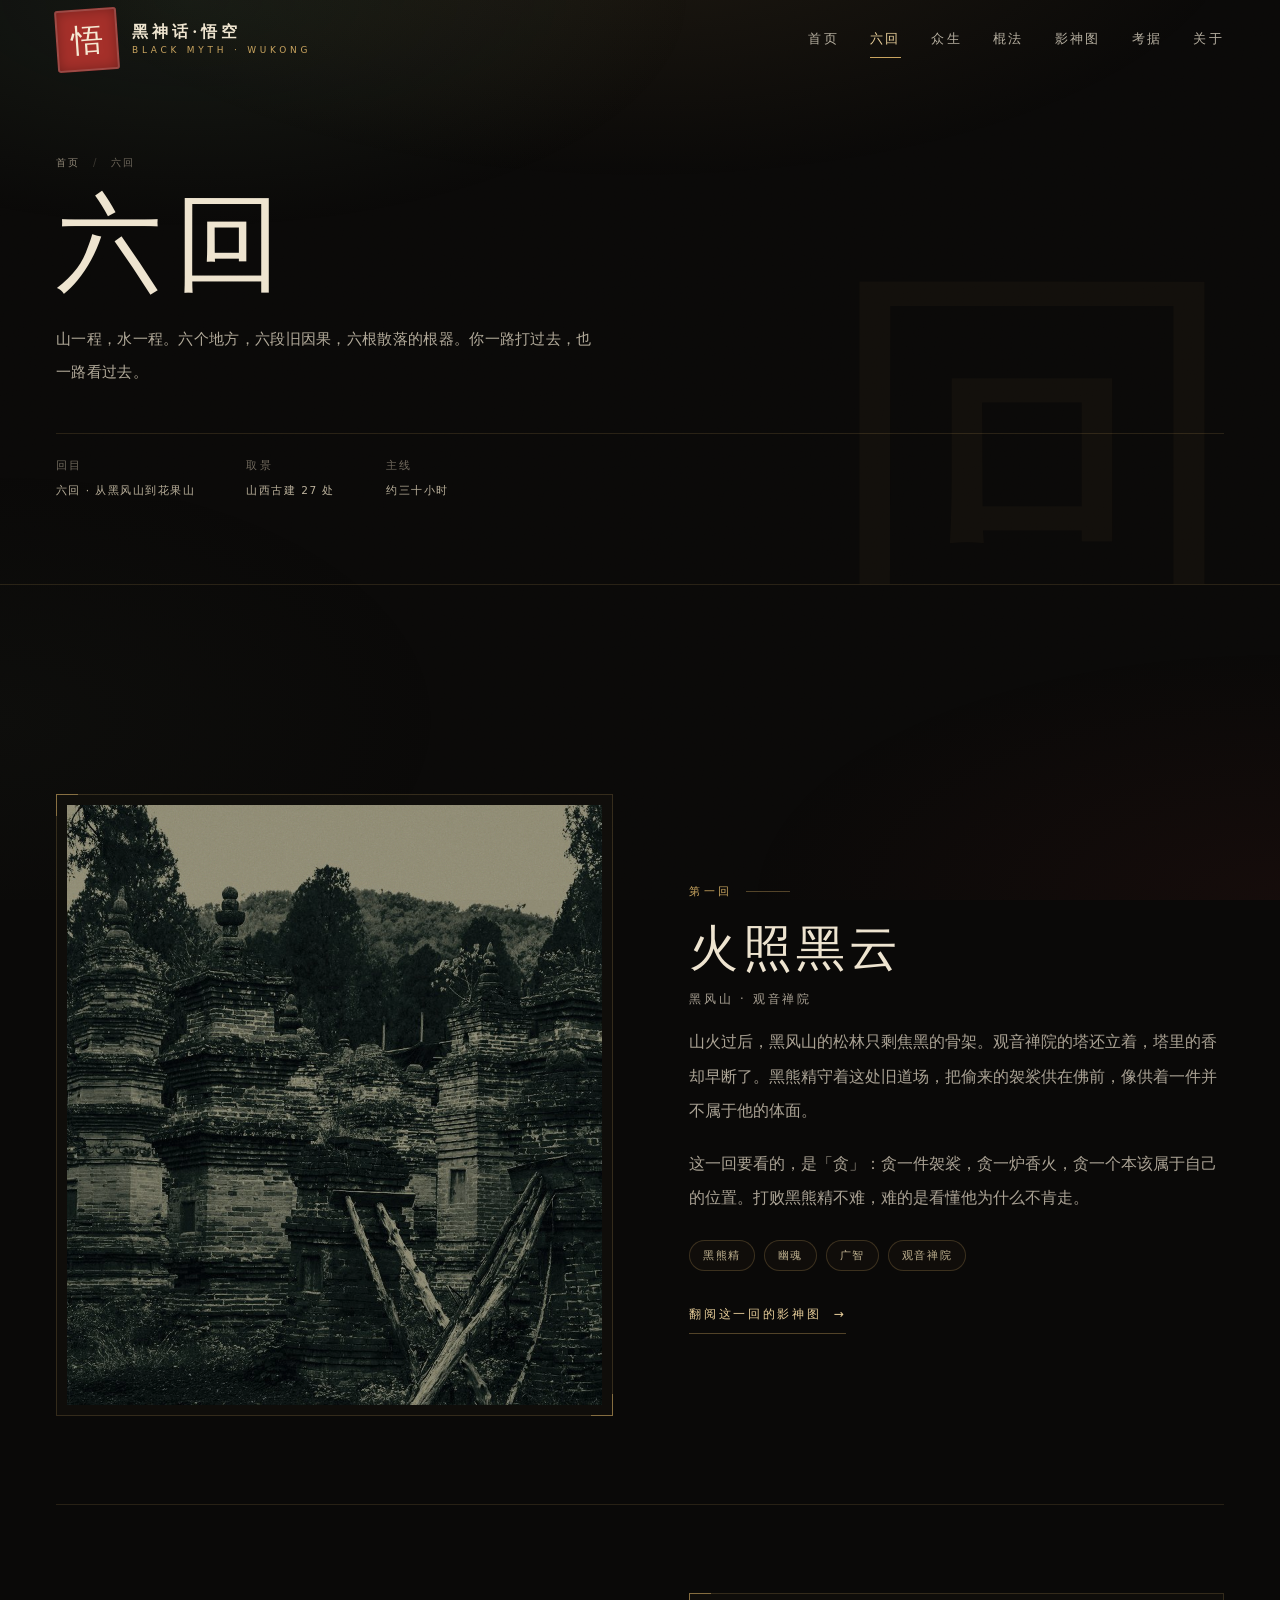
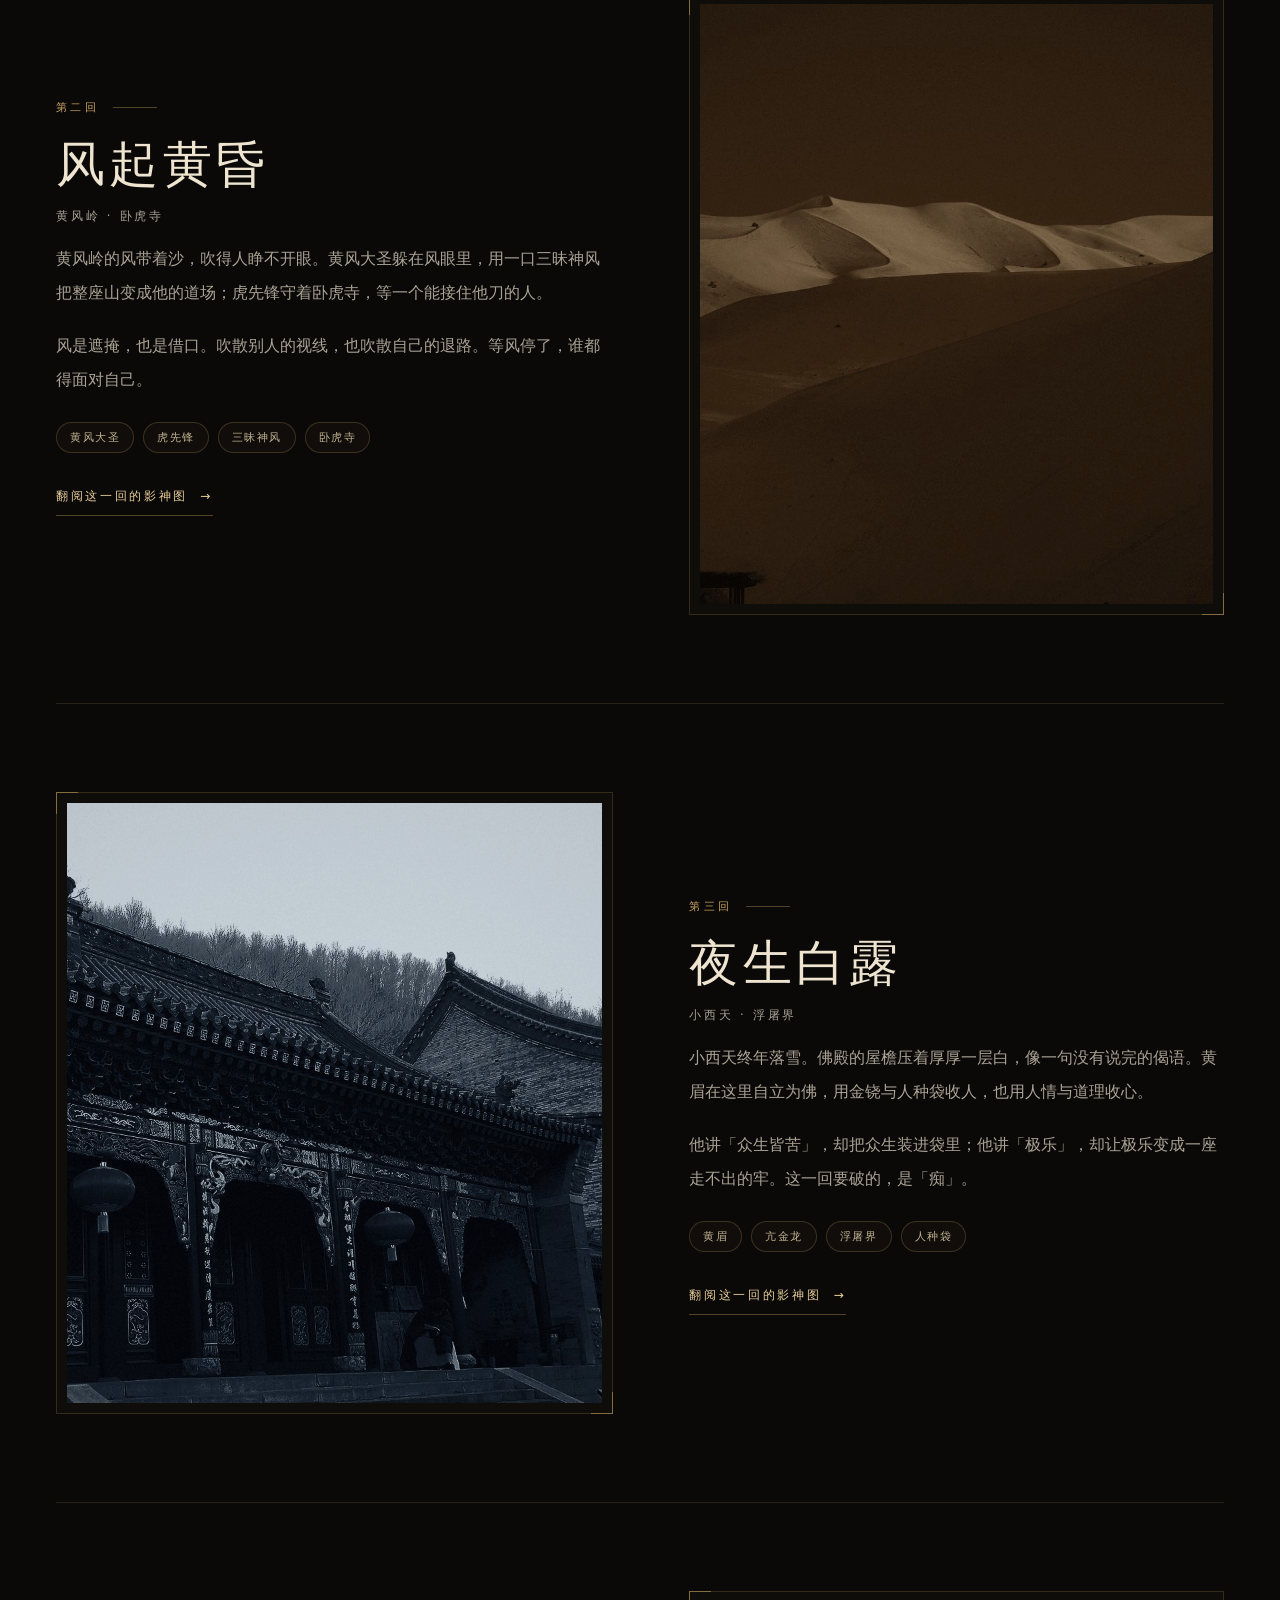
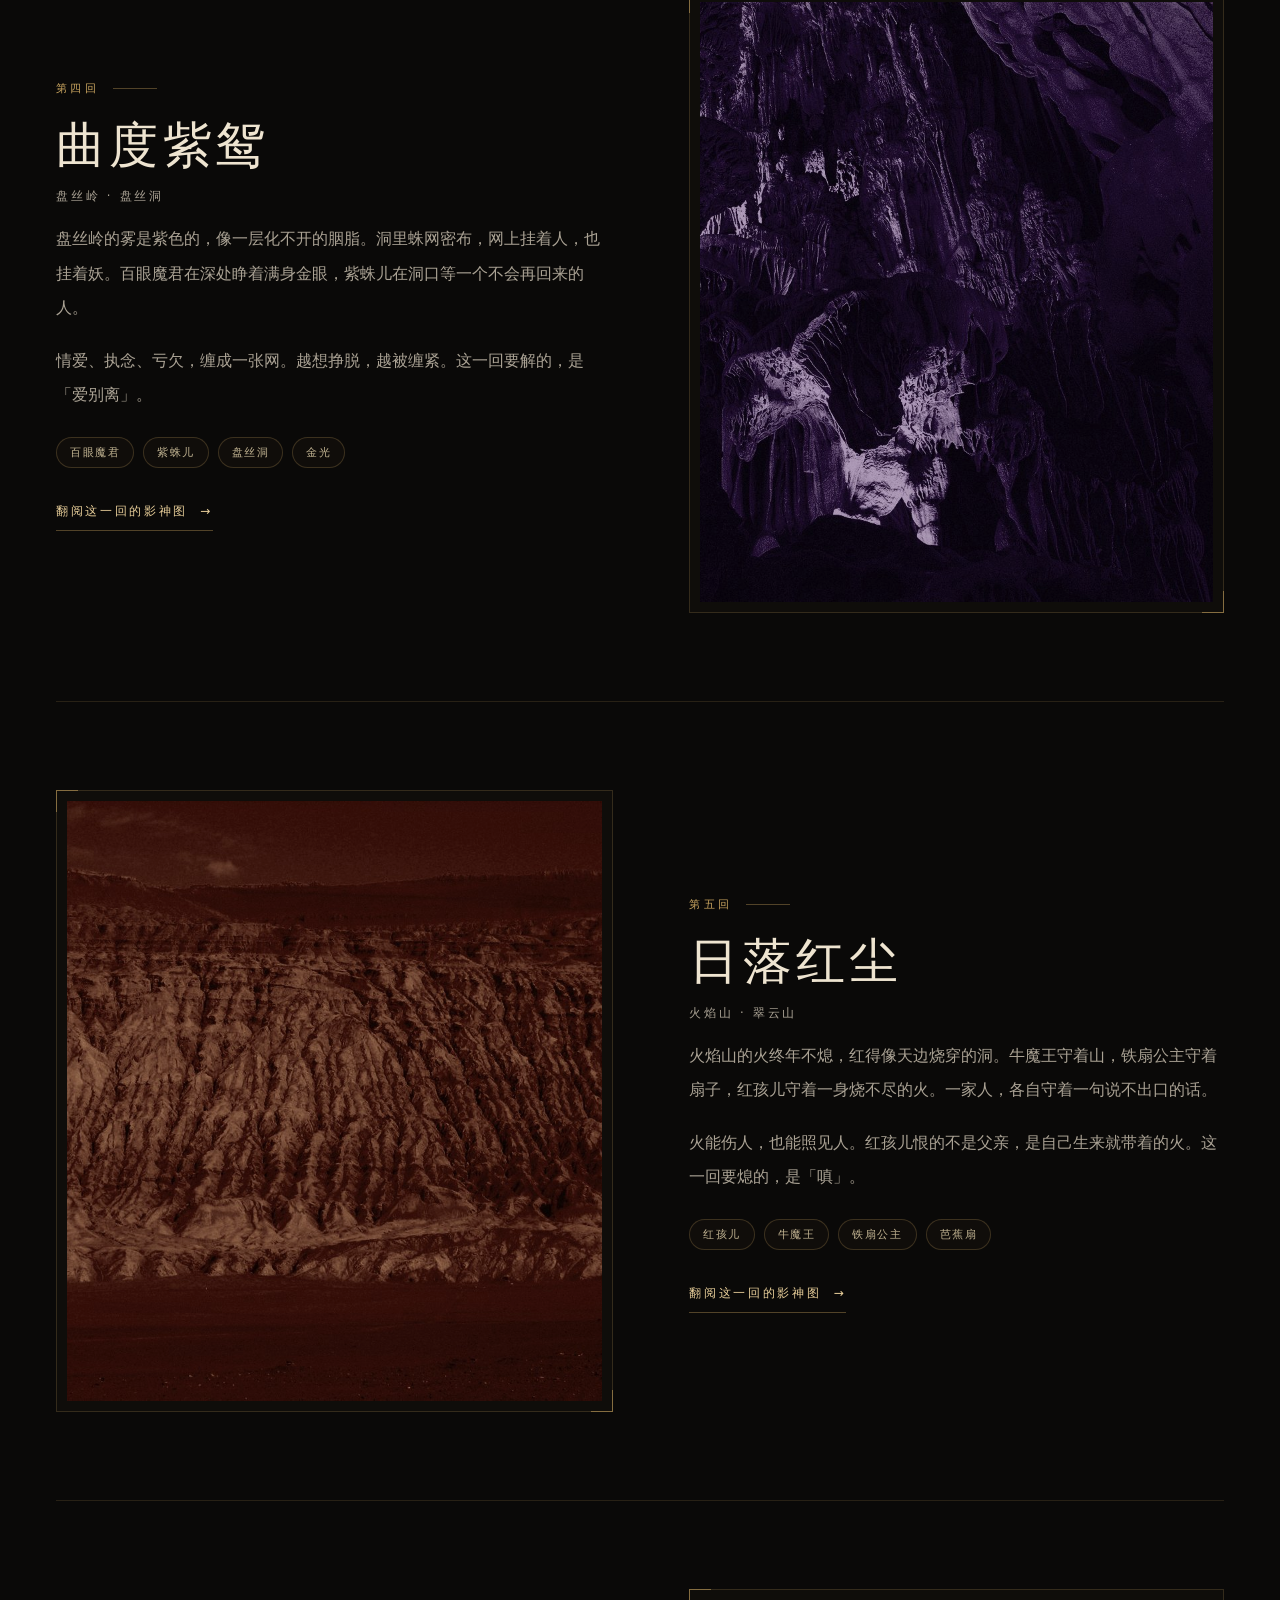
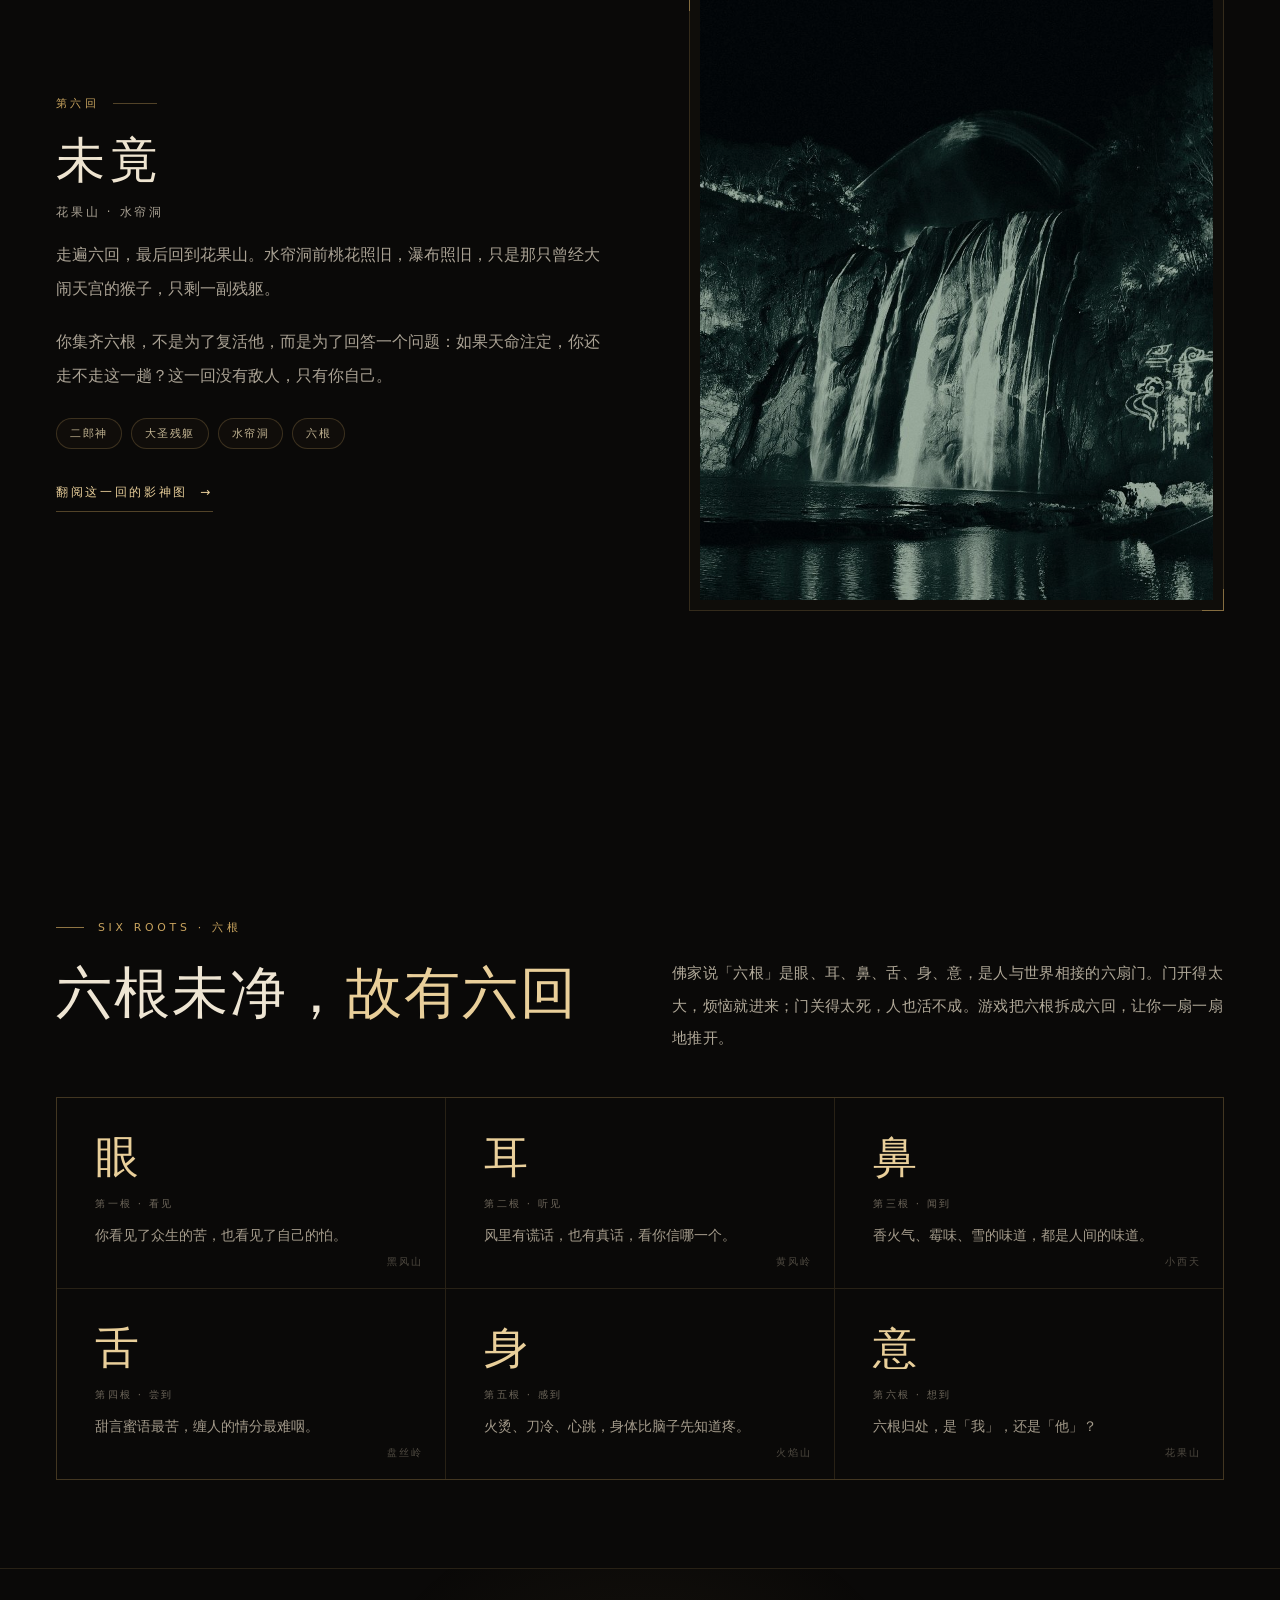
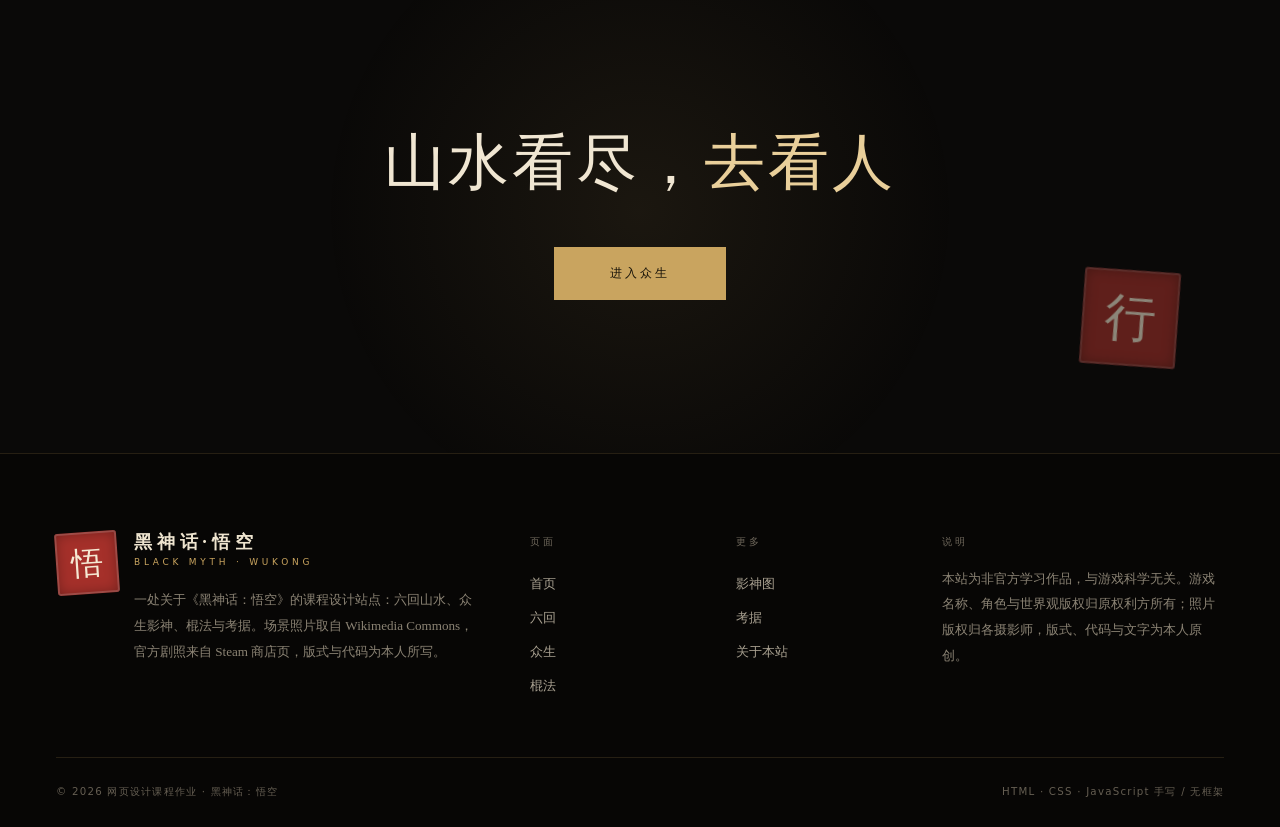
<file: world.html>
<!DOCTYPE html>
<html lang="zh-CN">
<head>
<meta charset="utf-8">
<meta name="viewport" content="width=device-width, initial-scale=1">
<title>六回 · 黑神话：悟空</title>
<meta name="description" content="从黑风山到花果山：《黑神话：悟空》六回山水与六根根器的行旅笔记。">
<meta name="theme-color" content="#0a0908">
<link rel="icon" href="assets/favicon.svg" type="image/svg+xml">
<link rel="stylesheet" href="css/style.css">
</head>
<body>
<a class="skip-link" href="#main">跳到主要内容</a>
<div class="grain" aria-hidden="true"></div>
<div class="progress" aria-hidden="true"><i id="progressBar"></i></div>

<header class="site-header" id="siteHeader">
  <a class="brand" href="index.html" aria-label="黑神话：悟空 · 返回首页">
    <span class="seal brand-seal" aria-hidden="true">悟</span>
    <span class="brand-text"><b>黑神话·悟空</b><i>Black Myth · Wukong</i></span>
  </a>
  <nav class="nav" id="siteNav" aria-label="主导航">
    <a href="index.html">首页</a>
    <a href="world.html" aria-current="page">六回</a>
    <a href="characters.html">众生</a>
    <a href="combat.html">棍法</a>
    <a href="bestiary.html">影神图</a>
    <a href="culture.html">考据</a>
    <a href="about.html">关于</a>
  </nav>
  <button class="nav-toggle" id="navToggle" type="button" aria-expanded="false" aria-controls="siteNav" aria-label="打开导航菜单"><i aria-hidden="true"></i></button>
</header>

<main id="main">

  <section class="page-hero page-hero--world" data-mark="回">
    <div class="wrap">
      <nav class="breadcrumb" aria-label="面包屑"><a href="index.html">首页</a><i aria-hidden="true">/</i><span>六回</span></nav>
      <h1>六回</h1>
      <p class="lead">山一程，水一程。六个地方，六段旧因果，六根散落的根器。你一路打过去，也一路看过去。</p>
      <div class="page-hero__meta">
        <span>回目<b>六回 · 从黑风山到花果山</b></span>
        <span>取景<b>山西古建 27 处</b></span>
        <span>主线<b>约三十小时</b></span>
      </div>
    </div>
  </section>

  <section class="section" aria-label="六回正文">
    <div class="wrap">

      <article class="chapter reveal" id="ch1">
        <div class="chapter-media">
          <img src="assets/ch1.jpg" alt="黑风山：夜色里的观音禅院塔影与未熄的山火" width="800" height="600">
        </div>
        <div class="chapter-body">
          <span class="chapter-no">第一回</span>
          <h2>火照黑云</h2>
          <p class="chapter-place">黑风山 · 观音禅院</p>
          <p>山火过后，黑风山的松林只剩焦黑的骨架。观音禅院的塔还立着，塔里的香却早断了。黑熊精守着这处旧道场，把偷来的袈裟供在佛前，像供着一件并不属于他的体面。</p>
          <p>这一回要看的，是「贪」：贪一件袈裟，贪一炉香火，贪一个本该属于自己的位置。打败黑熊精不难，难的是看懂他为什么不肯走。</p>
          <ul class="tags">
            <li>黑熊精</li><li>幽魂</li><li>广智</li><li>观音禅院</li>
          </ul>
          <a class="link-arrow" href="bestiary.html">翻阅这一回的影神图 <i aria-hidden="true">→</i></a>
        </div>
      </article>

      <article class="chapter chapter--flip reveal" id="ch2">
        <div class="chapter-media">
          <img src="assets/ch2.jpg" alt="黄风岭：风沙中的落日、山脊与持棍旅人的剪影" width="800" height="600">
        </div>
        <div class="chapter-body">
          <span class="chapter-no">第二回</span>
          <h2>风起黄昏</h2>
          <p class="chapter-place">黄风岭 · 卧虎寺</p>
          <p>黄风岭的风带着沙，吹得人睁不开眼。黄风大圣躲在风眼里，用一口三昧神风把整座山变成他的道场；虎先锋守着卧虎寺，等一个能接住他刀的人。</p>
          <p>风是遮掩，也是借口。吹散别人的视线，也吹散自己的退路。等风停了，谁都得面对自己。</p>
          <ul class="tags">
            <li>黄风大圣</li><li>虎先锋</li><li>三昧神风</li><li>卧虎寺</li>
          </ul>
          <a class="link-arrow" href="bestiary.html">翻阅这一回的影神图 <i aria-hidden="true">→</i></a>
        </div>
      </article>

      <article class="chapter reveal" id="ch3">
        <div class="chapter-media">
          <img src="assets/ch3.jpg" alt="小西天：落雪的佛殿屋脊与冷蓝色的夜" width="800" height="600">
        </div>
        <div class="chapter-body">
          <span class="chapter-no">第三回</span>
          <h2>夜生白露</h2>
          <p class="chapter-place">小西天 · 浮屠界</p>
          <p>小西天终年落雪。佛殿的屋檐压着厚厚一层白，像一句没有说完的偈语。黄眉在这里自立为佛，用金铙与人种袋收人，也用人情与道理收心。</p>
          <p>他讲「众生皆苦」，却把众生装进袋里；他讲「极乐」，却让极乐变成一座走不出的牢。这一回要破的，是「痴」。</p>
          <ul class="tags">
            <li>黄眉</li><li>亢金龙</li><li>浮屠界</li><li>人种袋</li>
          </ul>
          <a class="link-arrow" href="bestiary.html">翻阅这一回的影神图 <i aria-hidden="true">→</i></a>
        </div>
      </article>

      <article class="chapter chapter--flip reveal" id="ch4">
        <div class="chapter-media">
          <img src="assets/ch4.jpg" alt="盘丝岭：紫色雾气中的洞口与放射状蛛网" width="800" height="600">
        </div>
        <div class="chapter-body">
          <span class="chapter-no">第四回</span>
          <h2>曲度紫鸳</h2>
          <p class="chapter-place">盘丝岭 · 盘丝洞</p>
          <p>盘丝岭的雾是紫色的，像一层化不开的胭脂。洞里蛛网密布，网上挂着人，也挂着妖。百眼魔君在深处睁着满身金眼，紫蛛儿在洞口等一个不会再回来的人。</p>
          <p>情爱、执念、亏欠，缠成一张网。越想挣脱，越被缠紧。这一回要解的，是「爱别离」。</p>
          <ul class="tags">
            <li>百眼魔君</li><li>紫蛛儿</li><li>盘丝洞</li><li>金光</li>
          </ul>
          <a class="link-arrow" href="bestiary.html">翻阅这一回的影神图 <i aria-hidden="true">→</i></a>
        </div>
      </article>

      <article class="chapter reveal" id="ch5">
        <div class="chapter-media">
          <img src="assets/ch5.jpg" alt="火焰山：赤红的山脊与升腾的火焰" width="800" height="600">
        </div>
        <div class="chapter-body">
          <span class="chapter-no">第五回</span>
          <h2>日落红尘</h2>
          <p class="chapter-place">火焰山 · 翠云山</p>
          <p>火焰山的火终年不熄，红得像天边烧穿的洞。牛魔王守着山，铁扇公主守着扇子，红孩儿守着一身烧不尽的火。一家人，各自守着一句说不出口的话。</p>
          <p>火能伤人，也能照见人。红孩儿恨的不是父亲，是自己生来就带着的火。这一回要熄的，是「嗔」。</p>
          <ul class="tags">
            <li>红孩儿</li><li>牛魔王</li><li>铁扇公主</li><li>芭蕉扇</li>
          </ul>
          <a class="link-arrow" href="bestiary.html">翻阅这一回的影神图 <i aria-hidden="true">→</i></a>
        </div>
      </article>

      <article class="chapter chapter--flip reveal" id="ch6">
        <div class="chapter-media">
          <img src="assets/ch6.jpg" alt="花果山：青翠崖壁间的飞瀑与点点桃花" width="800" height="600">
        </div>
        <div class="chapter-body">
          <span class="chapter-no">第六回</span>
          <h2>未竟</h2>
          <p class="chapter-place">花果山 · 水帘洞</p>
          <p>走遍六回，最后回到花果山。水帘洞前桃花照旧，瀑布照旧，只是那只曾经大闹天宫的猴子，只剩一副残躯。</p>
          <p>你集齐六根，不是为了复活他，而是为了回答一个问题：如果天命注定，你还走不走这一趟？这一回没有敌人，只有你自己。</p>
          <ul class="tags">
            <li>二郎神</li><li>大圣残躯</li><li>水帘洞</li><li>六根</li>
          </ul>
          <a class="link-arrow" href="bestiary.html">翻阅这一回的影神图 <i aria-hidden="true">→</i></a>
        </div>
      </article>

    </div>
  </section>

  <section class="section section--tight" aria-labelledby="rootsTitle">
    <div class="wrap">
      <div class="roots-head">
        <div>
          <p class="kicker reveal">Six Roots · 六根</p>
          <h2 class="display reveal" id="rootsTitle" style="--d:60ms">六根未净，<em>故有六回</em></h2>
        </div>
        <p class="lead reveal" style="--d:120ms">佛家说「六根」是眼、耳、鼻、舌、身、意，是人与世界相接的六扇门。门开得太大，烦恼就进来；门关得太死，人也活不成。游戏把六根拆成六回，让你一扇一扇地推开。</p>
      </div>

      <div class="roots">
        <div class="root reveal">
          <b>眼</b><i>第一根 · 看见</i>
          <p>你看见了众生的苦，也看见了自己的怕。</p>
          <span>黑风山</span>
        </div>
        <div class="root reveal" style="--d:60ms">
          <b>耳</b><i>第二根 · 听见</i>
          <p>风里有谎话，也有真话，看你信哪一个。</p>
          <span>黄风岭</span>
        </div>
        <div class="root reveal" style="--d:120ms">
          <b>鼻</b><i>第三根 · 闻到</i>
          <p>香火气、霉味、雪的味道，都是人间的味道。</p>
          <span>小西天</span>
        </div>
        <div class="root reveal">
          <b>舌</b><i>第四根 · 尝到</i>
          <p>甜言蜜语最苦，缠人的情分最难咽。</p>
          <span>盘丝岭</span>
        </div>
        <div class="root reveal" style="--d:60ms">
          <b>身</b><i>第五根 · 感到</i>
          <p>火烫、刀冷、心跳，身体比脑子先知道疼。</p>
          <span>火焰山</span>
        </div>
        <div class="root reveal" style="--d:120ms">
          <b>意</b><i>第六根 · 想到</i>
          <p>六根归处，是「我」，还是「他」？</p>
          <span>花果山</span>
        </div>
      </div>
    </div>
  </section>

  <section class="cta" aria-labelledby="ctaTitle">
    <div class="wrap">
      <h2 class="reveal" id="ctaTitle">山水看尽，<em>去看人</em></h2>
      <a class="btn btn--gold reveal" href="characters.html" style="--d:100ms">进入众生</a>
    </div>
    <span class="cta-seal" aria-hidden="true"><span class="seal seal--lg">行</span></span>
  </section>

</main>

<footer class="site-footer">
  <div class="wrap">
    <div class="footer-grid">
      <div class="footer-col footer-brand">
        <span class="seal" aria-hidden="true">悟</span>
        <div>
          <span class="brand-text"><b>黑神话·悟空</b><i>Black Myth · Wukong</i></span>
          <p class="footer-desc">一处关于《黑神话：悟空》的课程设计站点：六回山水、众生影神、棍法与考据。场景照片取自 Wikimedia Commons，官方剧照来自 Steam 商店页，版式与代码为本人所写。</p>
        </div>
      </div>
      <div class="footer-col">
        <h4>页面</h4>
        <a href="index.html">首页</a>
        <a href="world.html">六回</a>
        <a href="characters.html">众生</a>
        <a href="combat.html">棍法</a>
      </div>
      <div class="footer-col">
        <h4>更多</h4>
        <a href="bestiary.html">影神图</a>
        <a href="culture.html">考据</a>
        <a href="about.html">关于本站</a>
      </div>
      <div class="footer-col">
        <h4>说明</h4>
        <p class="footer-note">本站为非官方学习作品，与游戏科学无关。游戏名称、角色与世界观版权归原权利方所有；照片版权归各摄影师，版式、代码与文字为本人原创。</p>
      </div>
    </div>
    <div class="footer-bottom">
      <span>© <span data-year>2026</span> 网页设计课程作业 · 黑神话：悟空</span>
      <span>HTML · CSS · JavaScript 手写 / 无框架</span>
    </div>
  </div>
</footer>

<script src="js/main.js" defer></script>
</body>
</html>
</file>
<file: css/style.css>
/* ==========================================================================
   黑神话·悟空 — 课程设计站点样式
   纯手写 CSS，无框架、无外部依赖
   ========================================================================== */

/* ---------- 1. 设计变量 ---------- */
:root{
  --bg: #0a0908;
  --bg-soft: #0e0d0a;
  --panel: #14120e;
  --panel-2: #191610;
  --line: rgba(201,164,95,.16);
  --line-strong: rgba(201,164,95,.38);
  --gold: #c9a45f;
  --gold-2: #e9cf9a;
  --gold-3: #8a6c3c;
  --red: #a5302a;
  --red-2: #cf4a3a;
  --text: #d9d2c3;
  --muted: #948c7d;
  --faint: #6e675b;
  --paper: #e9e2d1;
  --paper-2: #ded4bd;
  --ink: #1d1812;
  --serif: "Songti SC","STSong","Noto Serif CJK SC","Source Han Serif SC",SimSun,"Times New Roman",serif;
  --kai: "STKaiti","KaiTi","Kaiti SC",STKaiti,serif;
  --sans: "PingFang SC","Microsoft YaHei","Noto Sans CJK SC",system-ui,sans-serif;
  --ease: cubic-bezier(.22,.61,.36,1);
  --wrap: 1240px;
  --gutter: clamp(20px, 5vw, 56px);
}

/* ---------- 2. 基础重置 ---------- */
*,*::before,*::after{ box-sizing:border-box; }
html{
  scroll-behavior:smooth;
  -webkit-text-size-adjust:100%;
}
body{
  margin:0;
  background:var(--bg);
  color:var(--text);
  font-family:var(--serif);
  font-size:16px;
  line-height:1.8;
  overflow-x:hidden;
  -webkit-font-smoothing:antialiased;
  text-rendering:optimizeLegibility;
}
body::before{
  content:"";
  position:fixed;
  inset:0;
  z-index:0;
  pointer-events:none;
  background:
    radial-gradient(ellipse 80% 50% at 50% -10%, rgba(201,164,95,.10), transparent 60%),
    radial-gradient(ellipse 60% 40% at 100% 100%, rgba(165,48,42,.07), transparent 70%),
    radial-gradient(ellipse 50% 40% at 0% 80%, rgba(76,96,74,.05), transparent 70%);
}
img{ max-width:100%; display:block; }
a{ color:inherit; text-decoration:none; }
button{ font:inherit; color:inherit; }
h1,h2,h3,h4,p,figure,blockquote,ul,ol{ margin:0; }
ul,ol{ padding:0; list-style:none; }
::selection{ background:rgba(201,164,95,.28); color:#fff6e2; }
:focus-visible{ outline:1px solid var(--gold-2); outline-offset:4px; }
main{ position:relative; z-index:1; }

.skip-link{
  position:fixed; top:-60px; left:20px; z-index:300;
  background:var(--gold); color:#171208; padding:10px 18px;
  font-family:var(--sans); font-size:.8rem; letter-spacing:.1em;
  transition:top .3s;
}
.skip-link:focus{ top:12px; }

/* 纸纹 / 颗粒 */
.grain{
  position:fixed; inset:0; z-index:60; pointer-events:none;
  opacity:.16; mix-blend-mode:overlay;
  background-image:url("data:image/svg+xml,%3Csvg xmlns='http://www.w3.org/2000/svg' width='180' height='180'%3E%3Cfilter id='n'%3E%3CfeTurbulence type='fractalNoise' baseFrequency='.82' numOctaves='3' stitchTiles='stitch'/%3E%3C/filter%3E%3Crect width='180' height='180' filter='url(%23n)' opacity='.55'/%3E%3C/svg%3E");
}
.no-scroll{ overflow:hidden; }

/* ---------- 3. 通用工具 ---------- */
.wrap{
  width:min(var(--wrap), 100% - clamp(36px, 9vw, 112px));
  margin-inline:auto;
  position:relative;
}
.section{ padding:clamp(76px, 9.5vw, 128px) 0; position:relative; }
.section--tight{ padding:clamp(56px, 7vw, 88px) 0; }
.kicker{
  display:inline-flex; align-items:center; gap:14px;
  font-family:var(--sans); font-size:.68rem; font-weight:400;
  letter-spacing:.34em; text-transform:uppercase;
  color:var(--gold); margin:0 0 20px;
}
.kicker::before{
  content:""; width:28px; height:1px; background:currentColor; opacity:.7;
}
.kicker--plain::before{ display:none; }
.display{
  font-size:clamp(1.95rem, 4.4vw, 3.75rem);
  line-height:1.28; letter-spacing:.035em; font-weight:500;
  color:#eee5d3; margin:0 0 26px;
}
.display em{ font-style:normal; color:var(--gold-2); }
.lead{
  font-size:clamp(.95rem, 1.15vw, 1.06rem);
  line-height:2.15; color:#b0a898; letter-spacing:.02em;
}
.muted{ color:var(--muted); }
.center{ text-align:center; }
.vertical{
  writing-mode:vertical-rl; text-orientation:mixed;
  letter-spacing:.42em; font-size:.72rem; color:var(--faint);
}
.rule{ display:block; height:1px; border:0; background:var(--line); }

/* 入场动画 */
.reveal{
  opacity:0; transform:translateY(30px);
  transition:opacity .9s var(--ease), transform .9s var(--ease);
  transition-delay:var(--d, 0ms);
  will-change:opacity, transform;
}
.reveal.is-in{ opacity:1; transform:none; }

/* 链接与按钮 */
.link-arrow{
  display:inline-flex; align-items:center; gap:12px;
  font-family:var(--sans); font-size:.76rem; letter-spacing:.22em;
  color:var(--gold-2); padding-bottom:7px;
  border-bottom:1px solid var(--line-strong);
  transition:gap .35s var(--ease), border-color .35s, color .35s;
}
.link-arrow i{ font-style:normal; transition:transform .35s var(--ease); }
.link-arrow:hover{ gap:18px; border-color:var(--gold); color:#fff1d2; }
.link-arrow:hover i{ transform:translateX(3px); }

.btn{
  position:relative; display:inline-flex; align-items:center; justify-content:center;
  min-width:172px; padding:15px 30px 14px;
  font-family:var(--sans); font-size:.76rem; letter-spacing:.26em;
  border:1px solid var(--line-strong); color:var(--gold-2);
  background:rgba(12,10,8,.35); overflow:hidden;
  transition:color .4s var(--ease), border-color .4s, transform .4s var(--ease), box-shadow .4s;
  isolation:isolate;
}
.btn::before{
  content:""; position:absolute; inset:0; z-index:-1;
  background:linear-gradient(120deg, var(--gold-2), var(--gold));
  transform:translateY(101%); transition:transform .45s var(--ease);
}
.btn:hover{ color:#171208; border-color:var(--gold-2); transform:translateY(-2px); box-shadow:0 12px 30px rgba(0,0,0,.35); }
.btn:hover::before{ transform:translateY(0); }
.btn--gold{ background:var(--gold); color:#171208; border-color:var(--gold); }
.btn--gold::before{ background:linear-gradient(120deg, #f4e2b6, var(--gold-2)); }
.btn--gold:hover{ color:#171208; }
.btn--ghost{ background:transparent; }

/* 印章 */
.seal{
  display:inline-flex; align-items:center; justify-content:center;
  width:62px; height:62px; flex:none;
  background:var(--red); color:#f5e9d3;
  font-family:var(--kai); font-size:2rem; line-height:1;
  box-shadow:inset 0 0 0 2px rgba(255,255,255,.16), inset 0 0 14px rgba(0,0,0,.35);
  border-radius:3px;
  transform:rotate(-4deg);
}
.seal--sm{ width:38px; height:38px; font-size:1.25rem; }
.seal--lg{ width:96px; height:96px; font-size:3.2rem; }

/* 圆环真言 */
.sigil{
  position:relative; display:grid; place-items:center; flex:none;
  width:82px; height:82px; border-radius:50%;
  border:1px solid rgba(201,164,95,.30);
  background:radial-gradient(circle at 50% 35%, rgba(201,164,95,.12), transparent 68%);
  color:var(--gold-2); font-family:var(--kai); font-size:2.1rem; line-height:1;
}
.sigil::before{
  content:""; position:absolute; inset:6px; border-radius:50%;
  border:1px dashed rgba(201,164,95,.24);
  animation:spin 50s linear infinite;
}
.sigil::after{
  content:""; position:absolute; inset:-7px; border-radius:50%;
  background:radial-gradient(circle, rgba(201,164,95,.10), transparent 68%);
  pointer-events:none;
}

/* ---------- 4. 页头与导航 ---------- */
.progress{ position:fixed; top:0; left:0; right:0; height:2px; z-index:96; pointer-events:none; }
.progress i{
  display:block; height:100%; width:100%;
  background:linear-gradient(90deg, var(--gold-3), var(--gold-2));
  transform:scaleX(0); transform-origin:0 50%;
}
.site-header{
  position:fixed; inset:0 0 auto; z-index:90;
  height:80px; padding:0 var(--gutter);
  display:flex; align-items:center; justify-content:space-between; gap:24px;
  border-bottom:1px solid transparent;
  transition:height .45s var(--ease), background .45s, border-color .45s, backdrop-filter .45s;
}
.site-header.is-scrolled{
  height:68px;
  background:rgba(8,7,6,.84);
  -webkit-backdrop-filter:blur(18px);
  backdrop-filter:blur(18px);
  border-bottom-color:var(--line);
}
.brand{ display:flex; align-items:center; gap:14px; flex:none; }
.brand-text{ display:flex; flex-direction:column; line-height:1.1; }
.brand-text b{
  font-family:var(--serif); font-weight:600; font-size:1.02rem;
  letter-spacing:.26em; color:#eee4cf;
}
.brand-text i{
  font-style:normal; font-family:var(--sans); font-size:.56rem;
  letter-spacing:.42em; color:var(--gold); margin-top:5px; text-transform:uppercase;
}
.nav{ display:flex; align-items:center; gap:clamp(18px, 2.4vw, 36px); }
.nav a{
  position:relative; font-family:var(--sans); font-size:.84rem;
  letter-spacing:.18em; color:#b7b0a1; padding:6px 0;
  transition:color .3s;
}
.nav a::after{
  content:""; position:absolute; left:0; right:0; bottom:0; height:1px;
  background:var(--gold); transform:scaleX(0); transform-origin:0 50%;
  transition:transform .35s var(--ease);
}
.nav a:hover, .nav a[aria-current="page"]{ color:var(--gold-2); }
.nav a:hover::after, .nav a[aria-current="page"]::after{ transform:scaleX(1); }
.nav-toggle{
  display:none; width:44px; height:44px; padding:0;
  background:none; border:1px solid var(--line); border-radius:50%;
  position:relative; z-index:120; cursor:pointer;
}
.nav-toggle i, .nav-toggle i::before, .nav-toggle i::after{
  position:absolute; left:50%; width:18px; height:1px; background:var(--gold-2);
  transform:translateX(-50%); transition:transform .4s var(--ease), opacity .3s;
}
.nav-toggle i{ top:50%; margin-top:-.5px; }
.nav-toggle i::before{ content:""; top:-6px; left:0; transform:none; }
.nav-toggle i::after{ content:""; top:6px; left:0; transform:none; }
.nav-toggle[aria-expanded="true"] i{ background:transparent; }
.nav-toggle[aria-expanded="true"] i::before{ transform:translateY(6px) rotate(45deg); }
.nav-toggle[aria-expanded="true"] i::after{ transform:translateY(-6px) rotate(-45deg); }

/* ---------- 5. 首页 Hero ---------- */
.hero{
  position:relative; min-height:100svh;
  display:grid; place-items:center;
  padding:120px 0 96px;
  overflow:hidden; isolation:isolate;
}
.hero-art{ position:absolute; inset:0; z-index:-1; overflow:hidden; background:#070706; }
.hero-sky, .hero-fg{
  position:absolute; inset:0; width:100%; height:100%;
  object-fit:cover; object-position:66% 42%;
  will-change:transform;
}
.hero-sky{ transform:scale(1.09); opacity:.96; }
.hero-fg{ transform:scale(1.03) translateY(1.5%); }
.hero-veil{
  position:absolute; inset:0;
  background:
    radial-gradient(ellipse 60% 46% at 50% 50%, rgba(8,7,6,.46) 0%, rgba(8,7,6,.20) 56%, transparent 80%),
    linear-gradient(to bottom, rgba(6,6,5,.34) 0%, transparent 26%, transparent 58%, rgba(10,9,8,.94) 100%),
    radial-gradient(ellipse 70% 60% at 50% 40%, transparent 40%, rgba(5,5,4,.45) 100%);
}
.hero-ring, .hero-halo{
  position:absolute; left:50%; top:46%; aspect-ratio:1; border-radius:50%;
  transform:translate(-50%,-50%); pointer-events:none;
}
.hero-ring{
  width:min(78vmin, 740px);
  background:conic-gradient(from 200deg,
    transparent 0deg 24deg,
    rgba(233,207,154,.55) 38deg,
    rgba(201,164,95,.10) 56deg,
    transparent 74deg 152deg,
    rgba(201,164,95,.30) 170deg,
    transparent 194deg 300deg,
    rgba(233,207,154,.42) 318deg,
    transparent 338deg 360deg);
  -webkit-mask:radial-gradient(farthest-side, transparent calc(100% - 1.6px), #000 calc(100% - 1.2px));
  mask:radial-gradient(farthest-side, transparent calc(100% - 1.6px), #000 calc(100% - 1.2px));
  opacity:.62; animation:spin-center 150s linear infinite;
  filter:drop-shadow(0 0 22px rgba(201,164,95,.20));
}
.hero-halo{
  width:min(86vmin, 820px);
  border:1px solid rgba(201,164,95,.07);
  animation:spin-rev 220s linear infinite;
}
.hero-halo::before{
  content:""; position:absolute; top:-3px; left:50%; width:5px; height:5px;
  border-radius:50%; background:var(--gold-2); box-shadow:0 0 14px 3px rgba(233,207,154,.35);
}
#embers{ position:absolute; inset:0; width:100%; height:100%; z-index:1; pointer-events:none; opacity:.8; }

.hero-inner{
  position:relative; z-index:2;
  text-align:center; padding:0 24px;
  width:100%; max-width:1120px;
}
.hero-eyebrow{
  display:inline-flex; align-items:center; gap:18px;
  font-family:var(--sans); font-size:.66rem; letter-spacing:.44em;
  color:#a99a7c; text-transform:uppercase; margin:0 0 clamp(16px,2.6vw,30px);
}
.hero-eyebrow span{ display:block; width:clamp(28px,5vw,64px); height:1px; background:linear-gradient(90deg, transparent, rgba(201,164,95,.7)); }
.hero-eyebrow span:last-child{ background:linear-gradient(90deg, rgba(201,164,95,.7), transparent); }
.hero-title{ font-weight:500; line-height:.82; margin:0; }
.hero-title .line{ display:block; }
.hero-title .line--small{
  font-size:clamp(1.05rem, 2.05vw, 1.85rem);
  letter-spacing:.72em; padding-left:.72em;
  color:#cdb487; font-weight:400; margin-bottom:clamp(8px,1.4vw,18px);
}
.hero-title .line--big{
  font-size:clamp(5.6rem, 16.5vw, 14rem);
  letter-spacing:.045em; padding-left:.045em;
  background:linear-gradient(178deg, #fcf1d7 0%, #ecd09a 32%, #c39b5c 62%, #7d5f31 100%);
  -webkit-background-clip:text; background-clip:text; color:transparent;
  filter:drop-shadow(0 26px 60px rgba(0,0,0,.55));
}
.hero-seal{
  position:absolute; right:clamp(-20px, 1.5vw, 30px); bottom:-2%;
  transform:rotate(-7deg); opacity:.92;
}
.hero-seal .seal{ width:clamp(58px,6.4vw,84px); height:clamp(58px,6.4vw,84px); font-size:clamp(1.6rem,2.4vw,2.4rem); }
.hero-sub{
  max-width:34em; margin:clamp(26px,3.4vw,42px) auto 0;
  color:#b3ab9b; font-size:clamp(.9rem,1.15vw,1.04rem);
  line-height:2.1; letter-spacing:.09em;
}
.hero-actions{ display:flex; flex-wrap:wrap; justify-content:center; gap:16px; margin-top:clamp(30px,4vw,46px); }
.hero-meta{
  position:absolute; left:var(--gutter); right:var(--gutter); bottom:30px; z-index:3;
  display:flex; align-items:center; justify-content:space-between;
  font-family:var(--sans); font-size:.62rem; letter-spacing:.26em;
  color:#7c7466; text-transform:uppercase;
}
.hero-vertical{
  position:absolute; right:var(--gutter); top:48%; z-index:3;
  transform:translateY(-50%);
  writing-mode:vertical-rl; letter-spacing:.5em;
  font-size:.7rem; color:rgba(201,164,95,.55);
  display:flex; align-items:center; gap:22px;
}
.hero-vertical::before{
  content:""; width:1px; height:70px;
  background:linear-gradient(to bottom, transparent, rgba(201,164,95,.45));
}
.scroll-cue{
  position:absolute; left:50%; bottom:0; z-index:3; transform:translateX(-50%);
  display:flex; flex-direction:column; align-items:center; gap:10px;
  padding-bottom:14px; color:#7d7466;
  font-family:var(--sans); font-size:.56rem; letter-spacing:.34em;
}
.scroll-cue i{
  width:1px; height:46px;
  background:linear-gradient(to bottom, transparent, var(--gold));
  animation:cue 2.8s var(--ease) infinite;
}
@keyframes cue{
  0%{ transform:scaleY(.2); transform-origin:top; opacity:0; }
  40%{ opacity:1; }
  100%{ transform:scaleY(1); transform-origin:top; opacity:0; }
}

/* ---------- 6. 卷首 ---------- */
.intro{ position:relative; }
.intro-grid{
  display:grid;
  grid-template-columns:74px minmax(0,1fr) minmax(250px,.58fr);
  gap:clamp(30px, 5vw, 76px);
  align-items:start;
}
.intro-side{ display:flex; flex-direction:column; align-items:center; gap:28px; padding-top:10px; }
.intro-body .display{ max-width:14em; }
.intro-body p{ max-width:40em; margin-bottom:1.35em; color:#aaa294; line-height:2.15; }
.intro-body p:first-of-type::first-letter{ color:var(--gold-2); }
.intro-quote{
  border-left:1px solid var(--line-strong); padding:8px 0 8px 30px;
  font-family:var(--kai); font-size:clamp(1.22rem, 1.75vw, 1.6rem);
  line-height:2; color:#d9c9a5; letter-spacing:.08em;
}
.intro-quote cite{
  display:block; margin-top:20px; font-family:var(--sans); font-style:normal;
  font-size:.68rem; letter-spacing:.2em; color:var(--faint);
}
.intro-index{
  display:flex; align-items:baseline; gap:14px; margin-top:34px;
  font-family:var(--sans); font-size:.68rem; letter-spacing:.24em; color:var(--faint);
}
.intro-index b{ font-family:var(--serif); font-size:1.5rem; font-weight:400; color:var(--gold); }

/* ---------- 7. 区块标题 ---------- */
.section-head{
  display:flex; align-items:flex-end; justify-content:space-between;
  gap:36px; padding-bottom:26px; margin-bottom:clamp(34px,4.5vw,58px);
  border-bottom:1px solid var(--line);
}
.section-head__main{ max-width:34em; }
.section-head h2{
  font-size:clamp(1.8rem, 3.4vw, 2.95rem);
  font-weight:500; letter-spacing:.05em; color:#ece3d1; line-height:1.3;
}
.section-head__aside{
  max-width:26em; text-align:right; font-size:.86rem; line-height:1.95; color:var(--muted);
}
.section-head__aside .count{
  display:block; margin-top:10px; font-family:var(--sans);
  font-size:.66rem; letter-spacing:.24em; color:var(--faint);
}

/* ---------- 8. 六回卡片 ---------- */
.chapter-grid{ display:grid; grid-template-columns:repeat(3, minmax(0,1fr)); gap:clamp(14px,1.6vw,22px); }
.chapter-card{
  position:relative; display:block; overflow:hidden;
  aspect-ratio:4 / 5; background:#0c0b09;
  border:1px solid rgba(201,164,95,.12);
  transition:border-color .5s, transform .6s var(--ease), box-shadow .6s;
}
.chapter-card img{
  width:100%; height:100%; object-fit:cover;
  filter:saturate(.94) brightness(1.02) contrast(1.02);
  transform:scale(1.01);
  transition:transform 1.4s var(--ease), filter .9s var(--ease);
}
.chapter-card::after{
  content:""; position:absolute; inset:0;
  background:
    linear-gradient(to top, rgba(5,5,4,.94) 2%, rgba(5,5,4,.55) 30%, transparent 62%),
    linear-gradient(to bottom, rgba(5,5,4,.60) 0%, rgba(5,5,4,.18) 12%, transparent 32%);
  transition:opacity .5s;
}
.chapter-card:hover{ border-color:rgba(201,164,95,.45); transform:translateY(-5px); box-shadow:0 26px 50px rgba(0,0,0,.45); }
.chapter-card:hover img{ transform:scale(1.07); filter:saturate(.95) brightness(.8) contrast(1.05); }
.cc-index{
  position:absolute; top:18px; left:22px; z-index:2;
  font-family:var(--serif); font-size:clamp(1.9rem,2.6vw,2.6rem);
  line-height:1; color:transparent;
  -webkit-text-stroke:1px rgba(233,207,154,.62);
  text-shadow:0 2px 14px rgba(0,0,0,.85);
  letter-spacing:.04em; transition:color .5s, -webkit-text-stroke-color .5s;
}
.chapter-card:hover .cc-index{ color:rgba(233,207,154,.12); }
.cc-body{
  position:absolute; left:0; right:0; bottom:0; z-index:2;
  display:flex; flex-direction:column; padding:clamp(20px,2.2vw,28px);
  transform:translateY(0); transition:transform .55s var(--ease);
}
.cc-kicker{
  font-family:var(--sans); font-size:.64rem; letter-spacing:.22em;
  color:var(--gold); margin-bottom:9px;
}
.cc-title{
  font-size:clamp(1.35rem, 1.9vw, 1.8rem); letter-spacing:.12em;
  color:#f1e8d6; line-height:1.2; margin-bottom:10px;
}
.cc-more{
  font-family:var(--sans); font-size:.64rem; letter-spacing:.24em;
  color:#a79d8a; display:flex; align-items:center; gap:8px;
  opacity:.7; transform:none;
  transition:opacity .45s, transform .45s var(--ease), color .3s;
}
.chapter-card:hover .cc-more{ opacity:1; transform:none; color:var(--gold-2); }

/* ---------- 9. 影神图预览条 ---------- */
.lore-strip{ display:grid; grid-template-columns:repeat(3, minmax(0,1fr)); gap:18px; }
.lore-card{
  position:relative; display:flex; align-items:center; gap:22px;
  padding:clamp(22px,2.2vw,30px);
  border:1px solid var(--line);
  background:linear-gradient(155deg, rgba(31,27,20,.55), rgba(10,9,8,.25));
  transition:transform .5s var(--ease), border-color .4s, background .5s;
}
.lore-card::after{
  content:"→"; position:absolute; top:18px; right:20px;
  font-family:var(--sans); font-size:.9rem; color:var(--faint);
  transition:color .3s, transform .4s var(--ease);
}
.lore-card:hover{ transform:translateY(-4px); border-color:var(--line-strong); background:linear-gradient(155deg, rgba(40,34,24,.6), rgba(12,11,9,.3)); }
.lore-card:hover::after{ color:var(--gold-2); transform:translateX(3px); }
.lore-info{ min-width:0; }
.lore-chapter{
  display:block; font-family:var(--sans); font-size:.62rem;
  letter-spacing:.2em; color:var(--faint); margin-bottom:6px;
}
.lore-name{ display:block; font-size:1.28rem; letter-spacing:.1em; color:#e6dcc8; margin-bottom:7px; }
.lore-line{ display:block; font-size:.8rem; line-height:1.75; color:#948c7c; }

/* ---------- 10. 数据 ---------- */
.stats{
  display:grid; grid-template-columns:repeat(4, 1fr);
  border-top:1px solid var(--line); border-bottom:1px solid var(--line);
}
.stat{
  padding:clamp(30px,4.4vw,52px) clamp(12px,2vw,28px);
  text-align:center; border-left:1px solid var(--line);
}
.stat:first-child{ border-left:0; }
.stat b{
  display:block; font-family:var(--serif); font-weight:400;
  font-size:clamp(2.2rem, 4.4vw, 3.7rem); line-height:1;
  color:var(--gold-2); letter-spacing:.01em;
}
.stat b sup{ font-size:.42em; vertical-align:super; margin-left:2px; color:var(--gold); }
.stat b span{ font:inherit; letter-spacing:inherit; color:inherit; display:inline; }
.stat > span{
  display:block; margin-top:16px; font-family:var(--sans);
  font-size:.72rem; letter-spacing:.18em; color:var(--muted);
}

/* ---------- 11. 收束 CTA ---------- */
.cta{
  position:relative; text-align:center; overflow:hidden;
  padding:clamp(90px, 12vw, 160px) 0;
  border-top:1px solid var(--line);
}
.cta::before{
  content:""; position:absolute; left:50%; top:50%; width:min(70vw,720px); aspect-ratio:1;
  transform:translate(-50%,-50%); border-radius:50%;
  background:radial-gradient(circle, rgba(201,164,95,.09), transparent 62%);
  pointer-events:none;
}
.cta h2{
  position:relative; font-size:clamp(1.9rem, 4.8vw, 4rem);
  font-weight:500; line-height:1.3; letter-spacing:.05em; color:#f0e6d2;
}
.cta h2 em{ font-style:normal; color:var(--gold-2); }
.cta .btn{ margin-top:clamp(28px,4vw,44px); }
.cta .cta-seal{ position:absolute; right:8%; bottom:18%; transform:rotate(8deg); opacity:.55; }
.cta--art{
  background:
    linear-gradient(to bottom, rgba(8,7,6,.88), rgba(8,7,6,.66) 46%, rgba(8,7,6,.92)),
    url("../assets/hero-mountain.jpg") center 42% / cover no-repeat;
}

/* ---------- 12. 页脚 ---------- */
.site-footer{
  position:relative; border-top:1px solid var(--line);
  background:#070605; padding:clamp(52px,7vw,78px) 0 26px;
}
.footer-grid{
  display:grid; grid-template-columns:1.5fr .55fr .55fr 1fr;
  gap:clamp(28px,4vw,56px);
  padding-bottom:clamp(36px,5vw,54px);
  border-bottom:1px solid var(--line);
}
.footer-brand{ display:flex; gap:16px; align-items:flex-start; }
.footer-brand .brand-text b{ font-size:1.15rem; }
.footer-desc{ margin-top:20px; font-size:.82rem; line-height:1.95; color:#8b8374; max-width:26em; }
.footer-col h4{
  font-family:var(--sans); font-weight:400; font-size:.64rem;
  letter-spacing:.28em; color:var(--faint); margin-bottom:16px; text-transform:uppercase;
}
.footer-col a{ display:block; padding:5px 0; font-size:.84rem; color:#a9a191; transition:color .3s, transform .3s; }
.footer-col a:hover{ color:var(--gold-2); transform:translateX(3px); }
.footer-note{ font-size:.8rem; line-height:2; color:#8b8374; }
.footer-bottom{
  display:flex; align-items:center; justify-content:space-between; gap:18px;
  padding-top:24px; font-family:var(--sans); font-size:.64rem;
  letter-spacing:.12em; color:#655e52; flex-wrap:wrap;
}

/* ---------- 13. 子页 Hero ---------- */
.page-hero{
  position:relative; overflow:hidden;
  padding:clamp(140px, 17vh, 200px) 0 clamp(54px, 8vw, 84px);
  border-bottom:1px solid var(--line);
}
.page-hero::before{
  content:attr(data-mark);
  position:absolute; right:2%; bottom:-18%;
  font-family:var(--kai); font-size:clamp(15rem, 34vw, 30rem);
  line-height:1; color:rgba(201,164,95,.045);
  pointer-events:none; user-select:none;
}
.page-hero::after{
  content:""; position:absolute; inset:0; pointer-events:none;
  background:radial-gradient(ellipse 60% 60% at 15% 0%, rgba(201,164,95,.07), transparent 65%);
}
.page-hero .wrap{ z-index:2; }
.breadcrumb{
  display:flex; align-items:center; gap:12px;
  font-family:var(--sans); font-size:.64rem; letter-spacing:.24em; color:var(--faint);
}
.breadcrumb a{ color:#8d8474; transition:color .3s; }
.breadcrumb a:hover{ color:var(--gold-2); }
.breadcrumb i{ font-style:normal; opacity:.45; }
.page-hero h1{
  font-size:clamp(3rem, 8.4vw, 6.6rem); font-weight:500;
  letter-spacing:.12em; line-height:1.06; color:#eee4cf;
  margin:18px 0 22px;
}
.page-hero .lead{ max-width:36em; }
.page-hero__meta{
  display:flex; gap:clamp(20px,4vw,52px); flex-wrap:wrap;
  margin-top:clamp(28px,4vw,44px); padding-top:22px; border-top:1px solid var(--line);
  font-family:var(--sans); font-size:.66rem; letter-spacing:.2em; color:var(--faint);
}
.page-hero__meta b{ display:block; color:#b8ae99; font-weight:400; margin-top:6px; letter-spacing:.14em; }
.page-hero--world::after{ background:radial-gradient(ellipse 60% 60% at 15% 0%, rgba(74,98,72,.18), transparent 65%); }
.page-hero--people::after{ background:radial-gradient(ellipse 60% 60% at 15% 0%, rgba(120,62,52,.16), transparent 65%); }
.page-hero--combat::after{ background:radial-gradient(ellipse 60% 60% at 15% 0%, rgba(142,96,44,.16), transparent 65%); }
.page-hero--beast::after{ background:radial-gradient(ellipse 60% 60% at 15% 0%, rgba(94,76,120,.18), transparent 65%); }
.page-hero--culture::after{ background:radial-gradient(ellipse 60% 60% at 15% 0%, rgba(96,84,62,.20), transparent 65%); }
.page-hero--about::after{ background:radial-gradient(ellipse 60% 60% at 15% 0%, rgba(70,84,92,.18), transparent 65%); }

/* ---------- 14. 六回正文 ---------- */
.chapter{
  display:grid; grid-template-columns:1.02fr .98fr;
  gap:clamp(34px, 6vw, 84px); align-items:center;
  padding:clamp(48px, 7vw, 88px) 0;
  border-bottom:1px solid var(--line);
  scroll-margin-top:90px;
}
.chapter:last-of-type{ border-bottom:0; }
.chapter--flip .chapter-media{ order:2; }
.chapter-media{ position:relative; padding:10px; border:1px solid rgba(201,164,95,.20); background:rgba(19,17,13,.6); }
.chapter-media::before, .chapter-media::after{
  content:""; position:absolute; width:22px; height:22px; pointer-events:none;
  border-color:var(--gold); border-style:solid; opacity:.55;
}
.chapter-media::before{ top:-1px; left:-1px; border-width:1px 0 0 1px; }
.chapter-media::after{ bottom:-1px; right:-1px; border-width:0 1px 1px 0; }
.chapter-media img{ width:100%; aspect-ratio:4/3; object-fit:cover; filter:saturate(.9) brightness(.9); transition:filter .6s, transform .8s var(--ease); }
.chapter-media:hover img{ filter:saturate(1) brightness(1); transform:scale(1.012); }
.chapter-body{ max-width:34em; }
.chapter-no{
  display:inline-flex; align-items:center; gap:14px;
  font-family:var(--sans); font-size:.66rem; letter-spacing:.32em; color:var(--gold);
}
.chapter-no::after{ content:""; width:44px; height:1px; background:var(--line-strong); }
.chapter-body h2{
  font-size:clamp(1.9rem, 3.8vw, 3.15rem); font-weight:500;
  letter-spacing:.09em; color:#eee4d0; margin:14px 0 8px; line-height:1.25;
}
.chapter-place{
  font-family:var(--sans); font-size:.72rem; letter-spacing:.24em;
  color:var(--faint); margin-bottom:24px;
}
.chapter-body p{ color:#aaa294; line-height:2.15; margin-bottom:1.15em; }
.tags{ display:flex; flex-wrap:wrap; gap:9px; margin:24px 0 28px; }
.tags li{
  font-family:var(--sans); font-size:.68rem; letter-spacing:.14em;
  color:#c2b492; padding:5px 13px; border:1px solid rgba(201,164,95,.24);
  border-radius:999px; background:rgba(201,164,95,.03);
}

/* 六根 */
.roots-head{ display:grid; grid-template-columns:1fr 1fr; gap:clamp(30px,5vw,70px); align-items:end; margin-bottom:42px; }
.roots{ display:grid; grid-template-columns:repeat(3, 1fr); gap:1px; background:var(--line); border:1px solid var(--line); }
.root{
  position:relative; background:var(--bg);
  padding:clamp(26px,3vw,40px); min-height:190px;
  transition:background .45s, transform .45s var(--ease);
}
.root:hover{ background:#12100c; }
.root b{
  display:block; font-family:var(--kai); font-weight:400;
  font-size:clamp(2.6rem,3.4vw,3.4rem); line-height:1; color:var(--gold-2);
  transition:transform .5s var(--ease), color .4s;
}
.root:hover b{ transform:translateY(-3px); color:#f6e4bc; }
.root i{
  display:block; margin:14px 0 10px; font-family:var(--sans);
  font-style:normal; font-size:.64rem; letter-spacing:.22em; color:var(--faint);
}
.root p{ font-size:.9rem; line-height:1.9; color:#a49b8b; }
.root span{
  position:absolute; right:22px; bottom:18px;
  font-family:var(--sans); font-size:.6rem; letter-spacing:.2em; color:#4f4a41;
}

/* ---------- 15. 众生 ---------- */
.filter-bar{
  display:flex; align-items:center; flex-wrap:wrap; gap:10px;
  margin-bottom:clamp(30px,4vw,46px);
}
.chip{
  padding:9px 18px; border:1px solid var(--line); background:transparent;
  border-radius:999px; cursor:pointer;
  font-family:var(--sans); font-size:.76rem; letter-spacing:.14em; color:#a79e8d;
  transition:color .3s, border-color .3s, background .3s;
}
.chip:hover{ color:var(--gold-2); border-color:var(--line-strong); }
.chip.is-active{ background:var(--gold); border-color:var(--gold); color:#171208; }
.filter-count{
  margin-left:auto; font-family:var(--sans); font-size:.66rem;
  letter-spacing:.2em; color:var(--faint);
}
.people-grid{ display:grid; grid-template-columns:repeat(3, minmax(0,1fr)); gap:16px; }
.person{
  position:relative; display:flex; gap:20px; align-items:flex-start;
  padding:clamp(22px,2.4vw,30px);
  border:1px solid var(--line);
  background:linear-gradient(150deg, rgba(24,21,16,.7), rgba(10,9,8,.28));
  transition:transform .45s var(--ease), border-color .4s, background .45s, opacity .4s;
  overflow:hidden;
}
.person::before{
  content:""; position:absolute; top:0; left:0; width:100%; height:1px;
  background:linear-gradient(90deg, var(--gold), transparent);
  transform:scaleX(0); transform-origin:0 50%; transition:transform .55s var(--ease);
}
.person:hover{ transform:translateY(-4px); border-color:rgba(201,164,95,.42); background:linear-gradient(150deg, rgba(32,27,20,.75), rgba(11,10,8,.3)); }
.person:hover::before{ transform:scaleX(1); }
.person .sigil{ width:66px; height:66px; font-size:1.7rem; }
.person-info{ min-width:0; }
.person-alias{
  font-family:var(--sans); font-size:.6rem; letter-spacing:.16em;
  color:var(--faint); margin-bottom:6px;
}
.person h3{ font-size:1.3rem; font-weight:500; letter-spacing:.1em; color:#e9dfcb; margin-bottom:10px; }
.person-bio{ font-size:.8rem; line-height:1.9; color:#928a7b; }
.person-tag{
  display:inline-block; margin-top:14px; padding:3px 10px;
  font-family:var(--sans); font-size:.58rem; letter-spacing:.16em;
  color:#b09a6d; border:1px solid rgba(201,164,95,.2); border-radius:2px;
}
.person[hidden]{ display:none; }
.people-empty{
  grid-column:1/-1; padding:60px 20px; text-align:center;
  color:var(--muted); border:1px dashed var(--line); font-size:.9rem;
}

/* ---------- 16. 棍法 ---------- */
.combat-block{ margin-bottom:clamp(64px,8vw,100px); }
.combat-block:last-child{ margin-bottom:0; }
.block-head{ display:flex; align-items:baseline; justify-content:space-between; gap:20px; margin-bottom:28px; padding-bottom:18px; border-bottom:1px solid var(--line); }
.block-head h2{ font-size:clamp(1.5rem,2.6vw,2.15rem); font-weight:500; letter-spacing:.08em; color:#ebe1cd; }
.block-head span{ font-family:var(--sans); font-size:.64rem; letter-spacing:.25em; color:var(--faint); }
.stance-tabs{ display:flex; border-bottom:1px solid var(--line); }
.stance-tab{
  flex:1; padding:20px 10px; background:none; border:0; cursor:pointer;
  border-bottom:2px solid transparent;
  font-family:var(--serif); font-size:clamp(1.05rem,1.8vw,1.4rem);
  letter-spacing:.2em; color:#8f8778; transition:color .3s, border-color .3s, background .4s;
}
.stance-tab:hover{ color:#cfc3ac; }
.stance-tab.is-active{
  color:var(--gold-2); border-bottom-color:var(--gold);
  background:linear-gradient(to top, rgba(201,164,95,.07), transparent);
}
.stance-panel{ display:none; }
.stance-panel.is-active{ display:grid; grid-template-columns:.85fr 1.15fr; gap:clamp(32px,6vw,80px); align-items:center; padding-top:clamp(32px,4.5vw,52px); animation:fadeUp .6s var(--ease); }
.stance-figure{
  position:relative; aspect-ratio:1; display:grid; place-items:center;
  border:1px solid var(--line);
  background:radial-gradient(circle at 50% 45%, rgba(201,164,95,.10), transparent 62%);
}
.stance-figure::before{
  content:""; position:absolute; inset:9%; border:1px solid rgba(201,164,95,.14); border-radius:50%;
}
.stance-figure::after{
  content:""; position:absolute; inset:20%; border:1px dashed rgba(201,164,95,.16); border-radius:50%;
  animation:spin 60s linear infinite;
}
.stance-figure b{
  font-family:var(--kai); font-weight:400;
  font-size:clamp(6rem, 11vw, 9rem); line-height:1;
  color:var(--gold-2); text-shadow:0 0 60px rgba(201,164,95,.3);
}
.stance-body h3{ font-size:clamp(1.5rem,2.6vw,2rem); font-weight:500; letter-spacing:.14em; color:#eee4d0; margin-bottom:6px; }
.stance-body .en{ font-family:var(--sans); font-size:.62rem; letter-spacing:.28em; color:var(--faint); text-transform:uppercase; }
.stance-body p{ margin:20px 0 26px; color:#a9a091; line-height:2.1; }
.meters{ display:grid; gap:13px; max-width:420px; }
.meter{ display:grid; grid-template-columns:64px 1fr 34px; gap:14px; align-items:center; }
.meter span:first-child{ font-family:var(--sans); font-size:.66rem; letter-spacing:.16em; color:#8d8474; }
.meter em{ font-style:normal; font-family:var(--sans); font-size:.62rem; color:var(--faint); text-align:right; }
.meter .track{ height:2px; background:rgba(201,164,95,.14); position:relative; overflow:hidden; }
.meter .track i{
  position:absolute; inset:0; transform-origin:0 50%;
  background:linear-gradient(90deg, var(--gold-3), var(--gold-2));
  transform:scaleX(var(--v, .5));
  transition:transform 1s var(--ease);
}
.spell-grid{ display:grid; grid-template-columns:repeat(3, 1fr); gap:1px; background:var(--line); border:1px solid var(--line); }
.spell{
  background:var(--bg); padding:clamp(24px,3vw,34px);
  transition:background .4s;
}
.spell:hover{ background:#12100c; }
.spell-head{ display:flex; align-items:center; gap:14px; margin-bottom:16px; }
.spell-head b{
  display:grid; place-items:center; width:44px; height:44px; flex:none;
  border:1px solid rgba(201,164,95,.3); border-radius:50%;
  font-family:var(--kai); font-weight:400; font-size:1.35rem; color:var(--gold-2);
}
.spell h3{ font-size:1.1rem; font-weight:500; letter-spacing:.1em; color:#e4dac6; }
.spell p{ font-size:.84rem; line-height:1.95; color:#948c7c; }
.spell .key{
  display:block; margin-top:16px; font-family:var(--sans);
  font-size:.6rem; letter-spacing:.18em; color:var(--faint);
}
.transform-list{ border-top:1px solid var(--line); }
.transform{
  display:grid; grid-template-columns:64px 1fr 1.2fr; gap:clamp(18px,3vw,44px);
  align-items:center; padding:24px 0; border-bottom:1px solid var(--line);
  transition:padding-left .4s var(--ease), background .4s;
}
.transform:hover{ padding-left:14px; background:linear-gradient(90deg, rgba(201,164,95,.04), transparent); }
.transform b{ font-family:var(--serif); font-size:1.4rem; font-weight:400; color:var(--gold-3); }
.transform h3{ font-size:1.15rem; font-weight:500; letter-spacing:.12em; color:#e3d9c5; }
.transform p{ font-size:.84rem; line-height:1.9; color:#948c7c; }
.build-grid{ display:grid; grid-template-columns:repeat(4, 1fr); gap:16px; }
.build{
  border:1px solid var(--line); padding:26px 24px;
  background:linear-gradient(160deg, rgba(24,21,16,.6), transparent);
}
.build span{ font-family:var(--sans); font-size:.6rem; letter-spacing:.22em; color:var(--faint); }
.build h3{ font-size:1.2rem; font-weight:500; letter-spacing:.12em; color:#e7ddc9; margin:10px 0 12px; }
.build p{ font-size:.8rem; line-height:1.9; color:#918979; }
.tips{ counter-reset:tip; display:grid; gap:0; }
.tip{
  counter-increment:tip; display:grid; grid-template-columns:70px 1fr;
  gap:0 clamp(16px,3vw,40px); padding:26px 0; border-bottom:1px solid var(--line);
  align-items:start;
}
.tip h3, .tip p{ grid-column:2; }
.tip::before{
  content:counter(tip, decimal-leading-zero);
  font-family:var(--serif); font-size:1.5rem; color:var(--gold-3); letter-spacing:.06em;
}
.tip h3{ font-size:1.05rem; font-weight:500; letter-spacing:.08em; color:#ddd3bf; margin-bottom:6px; }
.tip p{ font-size:.84rem; line-height:1.9; color:#948c7c; }
.flow{ display:flex; align-items:stretch; flex-wrap:wrap; gap:0; border:1px solid var(--line); margin-top:12px; }
.flow-step{
  flex:1 1 150px; padding:22px 20px; position:relative;
  border-left:1px solid var(--line);
}
.flow-step:first-child{ border-left:0; }
.flow-step b{ display:block; font-family:var(--sans); font-size:.6rem; letter-spacing:.2em; color:var(--gold); margin-bottom:8px; }
.flow-step span{ font-size:.9rem; color:#c0b7a4; letter-spacing:.06em; }
.flow-step::after{
  content:"›"; position:absolute; right:-5px; top:50%; transform:translateY(-50%);
  color:var(--gold-3); font-size:1.2rem; z-index:2; background:var(--bg); padding:0 2px;
}
.flow-step:last-child::after{ display:none; }

/* ---------- 17. 影神图 ---------- */
.beast-toolbar{
  display:flex; align-items:center; gap:18px; flex-wrap:wrap;
  padding-bottom:22px; margin-bottom:clamp(26px,3.5vw,38px);
  border-bottom:1px solid var(--line);
}
.beast-filters{ display:flex; gap:8px; flex-wrap:wrap; }
.search{
  display:flex; align-items:center; gap:10px; margin-left:auto;
  border-bottom:1px solid var(--line-strong); padding:0 4px 8px; min-width:220px;
}
.search svg{ width:15px; height:15px; fill:none; stroke:var(--gold); stroke-width:1.4; opacity:.7; }
.search input{
  width:100%; background:none; border:0; outline:0;
  font-family:var(--sans); font-size:.82rem; color:#e2d8c4; letter-spacing:.06em;
}
.search input::placeholder{ color:#6f685c; }
.beast-count{ font-family:var(--sans); font-size:.64rem; letter-spacing:.2em; color:var(--faint); white-space:nowrap; }
.beast-grid{ display:grid; grid-template-columns:repeat(4, minmax(0,1fr)); gap:16px; }
.beast{
  position:relative; display:flex; flex-direction:column; gap:14px;
  padding:clamp(22px,2.2vw,28px); min-height:270px;
  border:1px solid var(--line); background:linear-gradient(160deg, rgba(23,20,15,.7), rgba(9,8,7,.3));
  cursor:pointer; text-align:left; color:inherit;
  transition:transform .45s var(--ease), border-color .35s, background .45s;
  overflow:hidden;
}
.beast::after{
  content:""; position:absolute; inset:auto -40% -60% auto; width:160px; height:160px;
  border-radius:50%; background:radial-gradient(circle, rgba(201,164,95,.12), transparent 65%);
  opacity:0; transition:opacity .5s;
}
.beast:hover{ transform:translateY(-5px); border-color:rgba(201,164,95,.42); }
.beast:hover::after{ opacity:1; }
.beast .sigil{ width:62px; height:62px; font-size:1.6rem; }
.beast-meta{ font-family:var(--sans); font-size:.58rem; letter-spacing:.18em; color:var(--faint); }
.beast h3{ font-size:1.28rem; font-weight:500; letter-spacing:.12em; color:#e7ddc9; margin-top:-4px; }
.beast-bio{ font-size:.78rem; line-height:1.85; color:#8f8778; flex:1; }
.beast-more{ font-family:var(--sans); font-size:.6rem; letter-spacing:.22em; color:var(--gold-3); display:flex; align-items:center; gap:7px; }
.beast:hover .beast-more{ color:var(--gold-2); }
.beast.is-hidden{ display:none; }
.beast-empty{
  grid-column:1/-1; padding:70px 20px; text-align:center;
  color:var(--muted); border:1px dashed var(--line);
}
.beast-empty b{ display:block; font-family:var(--kai); font-size:2rem; color:var(--gold-3); margin-bottom:10px; }

/* 弹窗 */
.modal{
  position:fixed; inset:0; z-index:200;
  display:grid; place-items:center; padding:clamp(14px,3vw,36px);
  visibility:hidden; opacity:0; transition:visibility .4s, opacity .4s;
}
.modal.is-open{ visibility:visible; opacity:1; }
.modal-backdrop{ position:absolute; inset:0; background:rgba(4,3,2,.86); -webkit-backdrop-filter:blur(10px); backdrop-filter:blur(10px); }
.modal-panel{
  position:relative; width:min(680px, 100%); max-height:88vh; overflow:auto;
  background:linear-gradient(170deg, #15120d, #0b0a08 70%);
  border:1px solid var(--line-strong);
  padding:clamp(30px, 4.4vw, 52px);
  transform:translateY(24px); transition:transform .5s var(--ease);
  box-shadow:0 40px 100px rgba(0,0,0,.6);
}
.modal.is-open .modal-panel{ transform:none; }
.modal-close{
  position:absolute; top:14px; right:14px; width:40px; height:40px;
  display:grid; place-items:center; background:none; border:1px solid var(--line);
  border-radius:50%; cursor:pointer; color:#b9af9b; font-size:1.1rem; line-height:1;
  transition:color .3s, border-color .3s, transform .3s;
}
.modal-close:hover{ color:var(--gold-2); border-color:var(--gold); transform:rotate(90deg); }
.modal-head{ display:flex; align-items:center; gap:22px; padding-bottom:24px; border-bottom:1px solid var(--line); }
.modal-head .sigil{ width:78px; height:78px; font-size:2rem; }
.modal-head h2{ font-size:clamp(1.6rem,3vw,2.2rem); font-weight:500; letter-spacing:.12em; color:#f0e6d2; }
.modal-head p{ font-family:var(--sans); font-size:.64rem; letter-spacing:.2em; color:var(--faint); margin-top:6px; }
.modal-body{ padding-top:24px; }
.modal-body p{ font-size:.9rem; line-height:2.05; color:#a9a091; margin-bottom:1.1em; }
.modal-body .tip-box{
  margin-top:22px; padding:18px 20px; border-left:2px solid var(--gold-3);
  background:rgba(201,164,95,.05); font-size:.84rem; line-height:1.9; color:#b9af9b;
}
.modal-body .tip-box b{ color:var(--gold-2); font-weight:400; letter-spacing:.12em; }
.modal-index{ margin-top:26px; font-family:var(--sans); font-size:.6rem; letter-spacing:.24em; color:#5f594e; }

/* ---------- 18. 考据（纸本） ---------- */
.paper{
  position:relative; background:var(--paper); color:#3a3227;
  padding:clamp(64px, 8vw, 110px) 0;
  overflow:hidden;
}
.paper::before{
  content:""; position:absolute; inset:0; pointer-events:none;
  background-image:
    radial-gradient(rgba(90,70,40,.10) 1px, transparent 1px),
    radial-gradient(rgba(90,70,40,.06) 1px, transparent 1px);
  background-size:22px 22px, 37px 37px;
  background-position:0 0, 11px 9px;
  opacity:.5;
}
.paper::after{
  content:""; position:absolute; inset:0; pointer-events:none;
  box-shadow:inset 0 0 120px rgba(80,60,30,.18);
}
.paper > *{ position:relative; z-index:1; }
.paper .kicker{ color:#8f5a26; }
.paper .display{ color:#221b12; }
.paper .lead{ color:#55493a; }
.paper p{ color:#4e4335; }
.paper .link-arrow{ color:#8a3b2a; border-bottom-color:rgba(138,59,42,.45); }
.paper .paper-title{
  font-size:clamp(2rem, 4.6vw, 3.6rem); line-height:1.25;
  letter-spacing:.04em; color:#241d14; margin-bottom:26px; font-weight:500;
}
.paper-divider{ height:1px; background:rgba(42,36,28,.16); border:0; margin:clamp(40px,6vw,70px) 0; }
.essay-2col{ display:grid; grid-template-columns:1fr 1fr; gap:clamp(28px,4.5vw,64px); }
.essay-2col p{ line-height:2.2; }
.pull-quote{
  display:grid; grid-template-columns:auto 1fr; gap:clamp(20px,3vw,36px);
  align-items:center; margin:clamp(40px,6vw,66px) 0;
  padding:clamp(24px,3vw,36px) 0;
  border-top:1px solid rgba(42,36,28,.16);
  border-bottom:1px solid rgba(42,36,28,.16);
}
.pull-quote .seal{ background:#9a3a2c; transform:rotate(-3deg); }
.pull-quote blockquote{
  font-family:var(--kai); font-size:clamp(1.3rem,2.4vw,2rem);
  line-height:1.8; letter-spacing:.08em; color:#2b2318;
}
.pull-quote cite{ display:block; margin-top:10px; font-family:var(--sans); font-style:normal; font-size:.66rem; letter-spacing:.2em; color:#7b6a55; }
.culture-grid{ display:grid; grid-template-columns:1.02fr .98fr; gap:clamp(32px,5vw,70px); align-items:center; }
.culture-fig{ position:relative; }
.culture-fig img{ width:100%; height:auto; }
.culture-fig figcaption{
  margin-top:16px; font-family:var(--sans); font-size:.66rem;
  letter-spacing:.16em; color:#7b6a55; text-align:right;
}
.sites{ border-top:1px solid rgba(42,36,28,.18); margin-top:34px; }
.site-row{
  display:grid; grid-template-columns:1.1fr 1.6fr .8fr; gap:20px;
  padding:16px 0; border-bottom:1px solid rgba(42,36,28,.14);
  align-items:baseline; transition:padding-left .4s var(--ease);
}
.site-row:hover{ padding-left:8px; }
.site-row b{ font-size:1.02rem; font-weight:600; color:#2b2318; letter-spacing:.06em; }
.site-row span{ font-size:.82rem; color:#5d5142; }
.site-row i{ font-family:var(--sans); font-style:normal; font-size:.64rem; letter-spacing:.12em; color:#8a765c; text-align:right; }
.culture-cards{ display:grid; grid-template-columns:repeat(3,1fr); gap:18px; margin-top:clamp(32px,4vw,48px); }
.culture-card{
  border:1px solid rgba(42,36,28,.18); padding:26px; background:rgba(255,252,244,.3);
  transition:transform .4s var(--ease), background .4s;
}
.culture-card:hover{ transform:translateY(-4px); background:rgba(255,252,244,.6); }
.culture-card b{ font-family:var(--kai); font-size:1.9rem; font-weight:400; color:#9a3a2c; display:block; line-height:1; margin-bottom:14px; }
.culture-card h3{ font-size:1.05rem; font-weight:600; letter-spacing:.08em; color:#2b2318; margin-bottom:10px; }
.culture-card p{ font-size:.82rem; line-height:1.9; color:#5d5142; }
.timeline{
  position:relative; display:grid; grid-template-columns:repeat(6,1fr);
  gap:0; margin-top:clamp(30px,4vw,48px); padding-top:26px;
}
.timeline::before{
  content:""; position:absolute; top:0; left:0; right:0; height:1px;
  background:rgba(42,36,28,.25);
}
.tl{
  position:relative; padding:0 14px 0 0;
}
.tl::before{
  content:""; position:absolute; top:-30px; left:0; width:7px; height:7px;
  border-radius:50%; background:#9a3a2c; transform:translateY(-3px);
  box-shadow:0 0 0 4px rgba(154,58,44,.12);
}
.tl b{ display:block; font-family:var(--sans); font-size:.8rem; letter-spacing:.08em; color:#2b2318; margin-bottom:6px; }
.tl span{ display:block; font-size:.74rem; line-height:1.7; color:#6a5b48; }
.tl em{ display:block; font-style:normal; font-family:var(--sans); font-size:.6rem; letter-spacing:.14em; color:#8a765c; margin-bottom:4px; }

/* ---------- 19. 关于 ---------- */
.about-grid{ display:grid; grid-template-columns:.9fr 1.1fr; gap:clamp(32px,6vw,84px); align-items:start; }
.about-copy p{ color:#aaa294; line-height:2.1; margin-bottom:1.2em; }
.about-copy h2{ font-size:clamp(1.5rem,2.6vw,2.1rem); font-weight:500; letter-spacing:.08em; color:#ebe1cd; margin-bottom:18px; }
.info-list{ border-top:1px solid var(--line); }
.info-row{ display:grid; grid-template-columns:110px 1fr; gap:20px; padding:16px 0; border-bottom:1px solid var(--line); }
.info-row dt{ font-family:var(--sans); font-size:.66rem; letter-spacing:.18em; color:var(--faint); }
.info-row dd{ margin:0; font-size:.88rem; color:#c3baa8; line-height:1.85; }
.page-list{ display:grid; grid-template-columns:repeat(2,1fr); gap:12px; margin-top:24px; }
.page-item{
  display:flex; align-items:center; gap:16px; padding:18px 20px;
  border:1px solid var(--line); transition:border-color .35s, background .35s, transform .35s var(--ease);
}
.page-item:hover{ border-color:var(--line-strong); background:rgba(201,164,95,.04); transform:translateY(-2px); }
.page-item b{
  font-family:var(--serif); font-size:1.2rem; font-weight:400; color:var(--gold-3); flex:none;
}
.page-item span{ display:block; font-size:.88rem; letter-spacing:.08em; color:#d6ccb8; }
.page-item i{ display:block; font-family:var(--sans); font-style:normal; font-size:.6rem; letter-spacing:.14em; color:var(--faint); margin-top:4px; }
.badge-list{ display:flex; flex-wrap:wrap; gap:9px; margin-top:8px; }
.badge{
  font-family:var(--sans); font-size:.68rem; letter-spacing:.12em;
  color:#b6ac99; padding:6px 13px; border:1px solid var(--line); border-radius:999px;
}
.notice{
  border:1px solid rgba(165,48,42,.35); background:rgba(165,48,42,.06);
  padding:26px 28px; margin-top:clamp(30px,4vw,44px);
}
.notice h3{ font-size:1rem; font-weight:500; letter-spacing:.1em; color:#ddbaa8; margin-bottom:10px; }
.notice p{ font-size:.82rem; line-height:1.95; color:#a7988a; }

.credits{ margin-top:26px; }
.credits h4{
  font-family:var(--sans); font-size:.64rem; letter-spacing:.22em;
  text-transform:uppercase; color:#8c8272; margin-bottom:12px;
}
.credits ul{
  list-style:none; margin:0; padding:0;
  display:grid; grid-template-columns:repeat(2,1fr); gap:9px 30px;
}
.credits li{ font-family:var(--sans); font-size:.76rem; line-height:1.75; color:#8f8574; }
.credits a{ color:#b9a884; border-bottom:1px solid rgba(201,164,95,.25); }
.credits a:hover{ color:var(--gold-2); border-bottom-color:rgba(233,207,154,.6); }
.signature{ display:flex; align-items:center; gap:18px; margin-top:34px; }
.signature p{ font-family:var(--kai); font-size:1.2rem; color:#cbbb9f; line-height:1.6; }

/* ---------- 19b. 官方剧照 ---------- */
.still-banner,
.stills{ margin-top:clamp(30px,4vw,48px); }

.still-banner{
  position:relative; overflow:hidden;
  border:1px solid rgba(201,164,95,.16); background:#0c0b09;
}
.still-banner img{
  width:100%; height:auto; aspect-ratio:21 / 9; object-fit:cover; object-position:50% 42%; display:block;
  filter:saturate(.94) brightness(.9) contrast(1.03);
}
.still-banner::after{
  content:""; position:absolute; inset:0; pointer-events:none;
  background:linear-gradient(to bottom, rgba(10,9,8,.28), transparent 34%, transparent 68%, rgba(10,9,8,.52));
}
.still-banner figcaption{
  position:absolute; left:0; right:0; bottom:0; z-index:1;
  padding:16px 20px;
  font-family:var(--sans); font-size:.68rem; letter-spacing:.18em; color:#cbbb9f;
}

.stills{
  display:grid; grid-template-columns:repeat(3,1fr);
  gap:clamp(12px,1.4vw,20px);
}
.stills--two{ grid-template-columns:repeat(2,1fr); }
.still{
  margin:0; position:relative; overflow:hidden;
  border:1px solid rgba(201,164,95,.14); background:#0c0b09;
}
.still img{
  width:100%; height:auto; aspect-ratio:16 / 9; object-fit:cover; display:block;
  filter:saturate(.92) brightness(.9) contrast(1.03);
  transition:transform 1.2s var(--ease), filter .7s var(--ease);
}
.still:hover img{ transform:scale(1.035); filter:saturate(1) brightness(.98); }
.still::after{
  content:""; position:absolute; inset:0; pointer-events:none;
  background:linear-gradient(to bottom, transparent 42%, rgba(10,9,8,.78));
}
.still figcaption{
  position:relative; z-index:1;
  padding:0 16px 13px; margin-top:-24px;
  font-family:var(--sans); font-size:.68rem; letter-spacing:.16em; color:#e0d2b4;
  text-shadow:0 1px 6px rgba(6,5,4,.9);
}

/* ---------- 20. 动画 ---------- */
@keyframes spin{ to{ transform:rotate(360deg); } }
@keyframes spin-center{ from{ transform:translate(-50%,-50%) rotate(0); } to{ transform:translate(-50%,-50%) rotate(360deg); } }
@keyframes spin-rev{ from{ transform:translate(-50%,-50%) rotate(360deg); } to{ transform:translate(-50%,-50%) rotate(0); } }
@keyframes fadeUp{ from{ opacity:0; transform:translateY(16px); } to{ opacity:1; transform:none; } }
@keyframes pulse{ 0%,100%{ opacity:.4; } 50%{ opacity:1; } }

/* ---------- 21. 响应式 ---------- */
@media (max-width: 1120px){
  .chapter-grid{ grid-template-columns:repeat(3,1fr); }
  .beast-grid{ grid-template-columns:repeat(3,1fr); }
  .spell-grid{ grid-template-columns:repeat(2,1fr); }
  .build-grid{ grid-template-columns:repeat(2,1fr); }
  .footer-grid{ grid-template-columns:1.4fr .6fr .6fr; }
  .footer-grid .footer-col:last-child{ display:none; }
}
@media (max-width: 980px){
  .intro-grid{ grid-template-columns:52px minmax(0,1fr); }
  .intro-quote{ grid-column:2; margin-top:12px; }
  .chapter-grid{ grid-template-columns:repeat(2,1fr); }
  .people-grid{ grid-template-columns:repeat(2,1fr); }
  .lore-strip{ grid-template-columns:1fr; }
  .stats{ grid-template-columns:repeat(2,1fr); }
  .stat:nth-child(3){ border-left:0; }
  .stat:nth-child(n+3){ border-top:1px solid var(--line); }
  .chapter{ grid-template-columns:1fr; gap:34px; }
  .chapter--flip .chapter-media{ order:0; }
  .chapter-body{ max-width:none; }
  .roots{ grid-template-columns:repeat(2,1fr); }
  .roots-head{ grid-template-columns:1fr; }
  .culture-grid{ grid-template-columns:1fr; }
  .culture-grid .culture-fig{ order:-1; }
  .about-grid{ grid-template-columns:1fr; }
  .timeline{ grid-template-columns:repeat(3,1fr); gap:30px 0; }
  .timeline::before{ display:none; }
  .tl::before{ top:-16px; }
  .tl{ padding-top:14px; }
  .page-list{ grid-template-columns:1fr; }
}
@media (max-width: 900px){
  .nav{
    position:fixed; inset:0; z-index:110;
    flex-direction:column; justify-content:center; gap:8px;
    background:rgba(7,6,5,.97);
    -webkit-backdrop-filter:blur(20px); backdrop-filter:blur(20px);
    opacity:0; visibility:hidden; transition:opacity .4s, visibility .4s;
  }
  .nav::before{
    content:"悟"; position:absolute; right:6%; bottom:6%;
    font-family:var(--kai); font-size:42vw; color:rgba(201,164,95,.03); line-height:1;
  }
  .nav.is-open{ opacity:1; visibility:visible; }
  .nav a{
    font-family:var(--serif); font-size:1.7rem; letter-spacing:.3em;
    color:#cabfa8; padding:12px 0; opacity:0; transform:translateY(14px);
    transition:opacity .5s var(--ease), transform .5s var(--ease), color .3s;
  }
  .nav.is-open a{ opacity:1; transform:none; }
  .nav.is-open a:nth-child(1){ transition-delay:.05s; }
  .nav.is-open a:nth-child(2){ transition-delay:.1s; }
  .nav.is-open a:nth-child(3){ transition-delay:.15s; }
  .nav.is-open a:nth-child(4){ transition-delay:.2s; }
  .nav.is-open a:nth-child(5){ transition-delay:.25s; }
  .nav.is-open a:nth-child(6){ transition-delay:.3s; }
  .nav-toggle{ display:block; }
  .hero-vertical{ display:none; }
  .hero-seal{ right:2%; bottom:-6%; }
  .section-head{ flex-direction:column; align-items:flex-start; gap:18px; }
  .section-head__aside{ text-align:left; }
  .stance-panel.is-active{ grid-template-columns:1fr; }
  .stance-figure{ max-width:360px; width:100%; margin-inline:auto; }
  .footer-grid{ grid-template-columns:1fr 1fr; }
  .footer-grid .footer-col:first-child{ grid-column:1/-1; }
  .footer-grid .footer-col:last-child{ display:block; grid-column:1/-1; }
}
@media (max-width: 720px){
  .stance-figure{ max-width:300px; }
  .stance-panel.is-active{ gap:28px; }
  .credits ul{ grid-template-columns:1fr; gap:8px; }
  .stills{ grid-template-columns:1fr 1fr; }
  .stills--two{ grid-template-columns:1fr; }
}
@media (max-width: 720px){
  .hero{ padding-top:110px; }
  .hero-meta{ display:none; }
  .hero-vertical{ display:none; }
  .hero-seal{ display:none; }
  .hero-title .line--small{ letter-spacing:.55em; padding-left:.55em; }
  .hero-sub{ font-size:.9rem; }
  .hero-actions .btn{ min-width:150px; padding:13px 22px; }
  .hero-ring{ width:86vmin; opacity:.45; }
  .hero-halo{ width:94vmin; }
  .hero-sky{ object-position:76% 46%; }
  .hero-fg{ object-position:62% 100%; }
  .hero-veil::after{
    content:""; position:absolute; inset:0;
    background:linear-gradient(to bottom, rgba(7,6,5,.10) 0%, rgba(7,6,5,.46) 30%, rgba(7,6,5,.52) 62%, rgba(10,9,8,.90) 100%);
  }
  .hero-inner{ margin-top:96px; }
  .hero-eyebrow{ font-size:.56rem; letter-spacing:.24em; gap:10px; }
  .hero-eyebrow span{ width:22px; }

  .intro-grid{ grid-template-columns:1fr; }
  .intro-side{ flex-direction:row; align-items:center; justify-content:flex-start; }
  .intro-quote{ grid-column:auto; }
  .intro-grid .vertical{ writing-mode:horizontal-tb; letter-spacing:.3em; }

  .chapter-grid{ grid-template-columns:1fr; }
  .chapter-card{ aspect-ratio:4/4.6; }
  .people-grid{ grid-template-columns:1fr; }
  .beast-grid{ grid-template-columns:repeat(2,1fr); }
  .spell-grid{ grid-template-columns:1fr; }
  .build-grid{ grid-template-columns:1fr; }
  .roots{ grid-template-columns:1fr; }
  .root{ min-height:0; }
  .culture-cards{ grid-template-columns:1fr; }
  .essay-2col{ grid-template-columns:1fr; }
  .site-row{ grid-template-columns:1fr 1.4fr; }
  .site-row i{ display:none; }
  .timeline{ grid-template-columns:1fr; }
  .tl::before{ top:4px; left:-14px; }
  .tl{ padding:0 0 24px 0; }
  .footer-grid{ grid-template-columns:1fr 1fr; gap:30px; }
  .footer-bottom{ flex-direction:column; align-items:flex-start; gap:8px; }
  .search{ margin-left:0; width:100%; }
  .beast-toolbar{ gap:14px; }
  .beast-count{ margin-left:auto; }
}
@media (max-width: 520px){
  .stats{ grid-template-columns:1fr; }
  .stat{ border-left:0; }
  .stat + .stat{ border-top:1px solid var(--line); }
  .beast-grid{ grid-template-columns:1fr; }
  .beast{ min-height:0; }
  .transform{ grid-template-columns:44px 1fr; }
  .transform p{ grid-column:2; }
  .tip{ grid-template-columns:44px 1fr; }
  .info-row{ grid-template-columns:90px 1fr; }
  .modal-panel{ padding:26px 22px; }
  .modal-head{ gap:16px; }
  .modal-head .sigil{ width:62px; height:62px; font-size:1.6rem; }
  .flow-step{ flex-basis:100%; border-left:0; border-top:1px solid var(--line); }
  .flow-step:first-child{ border-top:0; }
  .flow-step::after{ right:14px; top:auto; bottom:-12px; transform:rotate(90deg); }
  .flow-step:last-child::after{ display:none; }
  .stills{ grid-template-columns:1fr; }
  .still figcaption{ margin-top:-18px; }
}

@media (prefers-reduced-motion: reduce){
  html{ scroll-behavior:auto; }
  *,*::before,*::after{
    animation-duration:.001ms !important;
    animation-iteration-count:1 !important;
    transition-duration:.001ms !important;
  }
  .reveal{ opacity:1; transform:none; }
  .hero-sky, .hero-fg{ transform:scale(1.03); }
  #embers{ display:none; }
}
</file>
